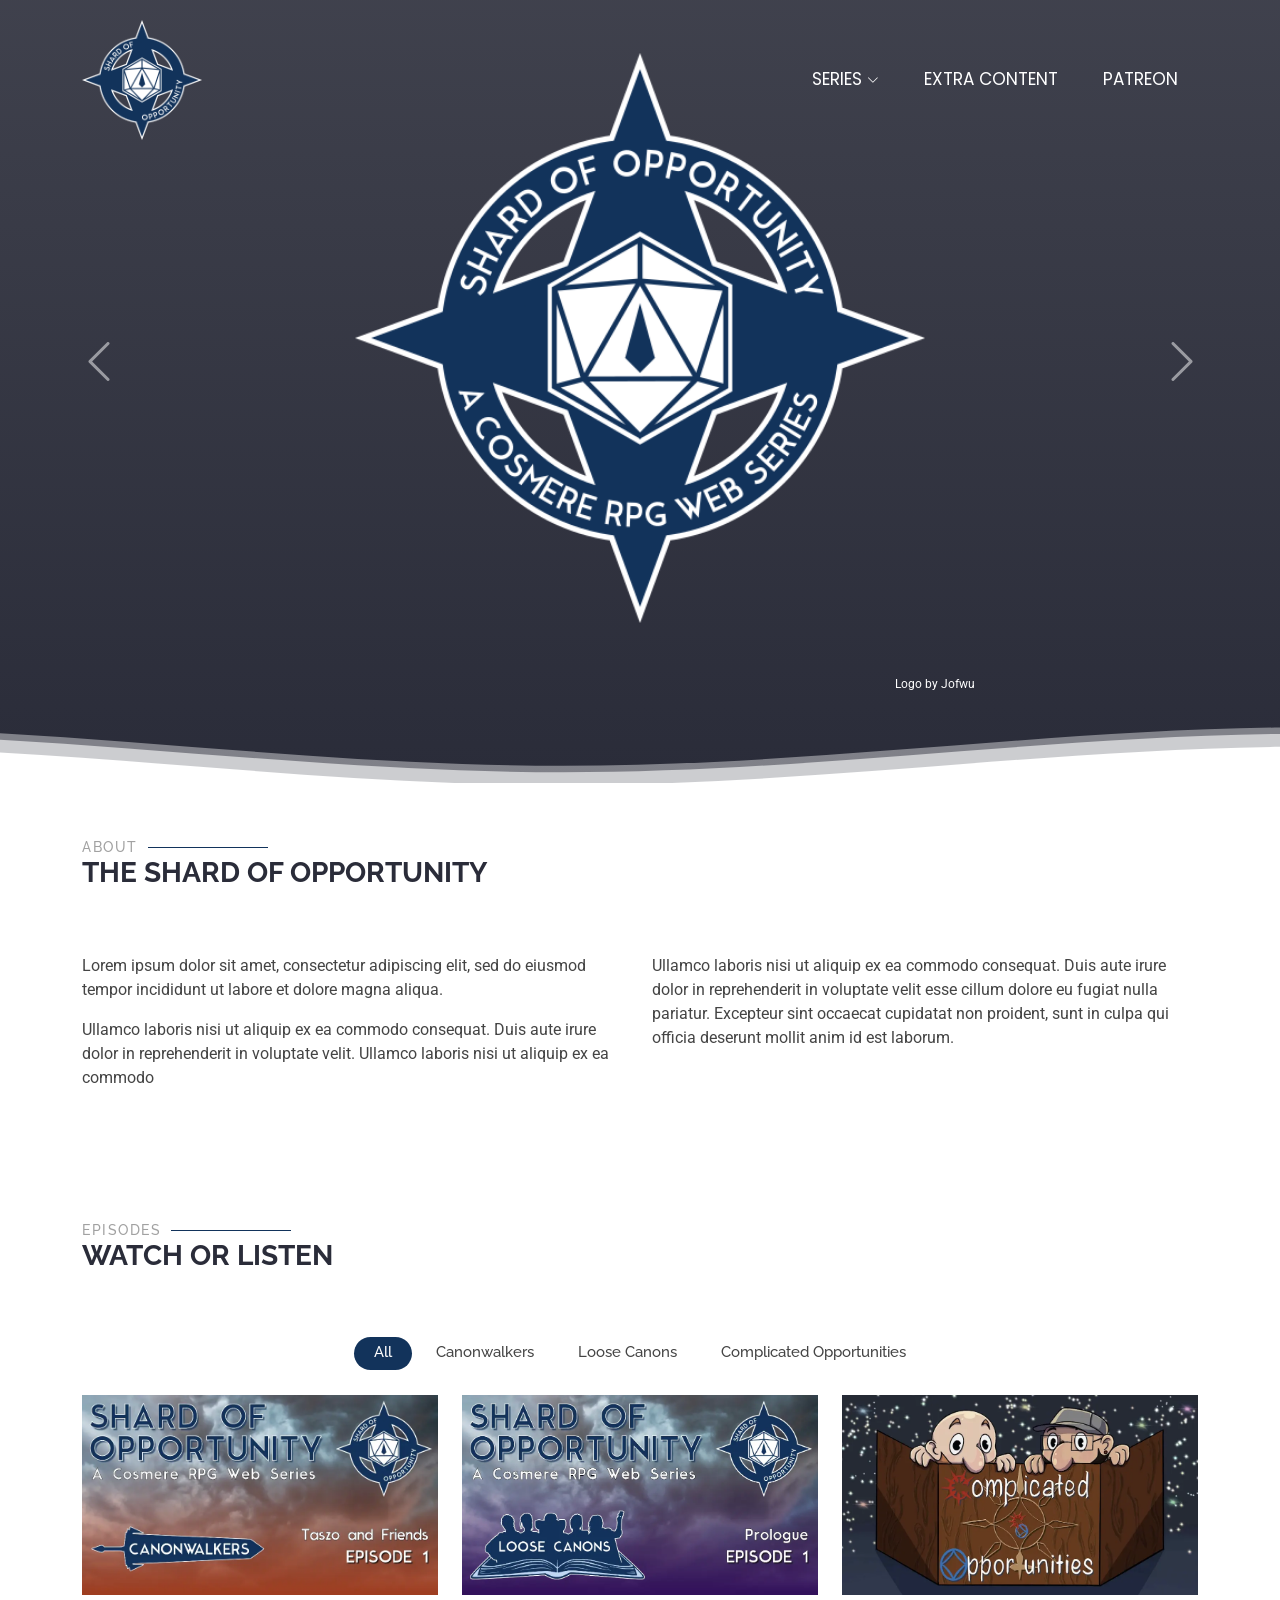
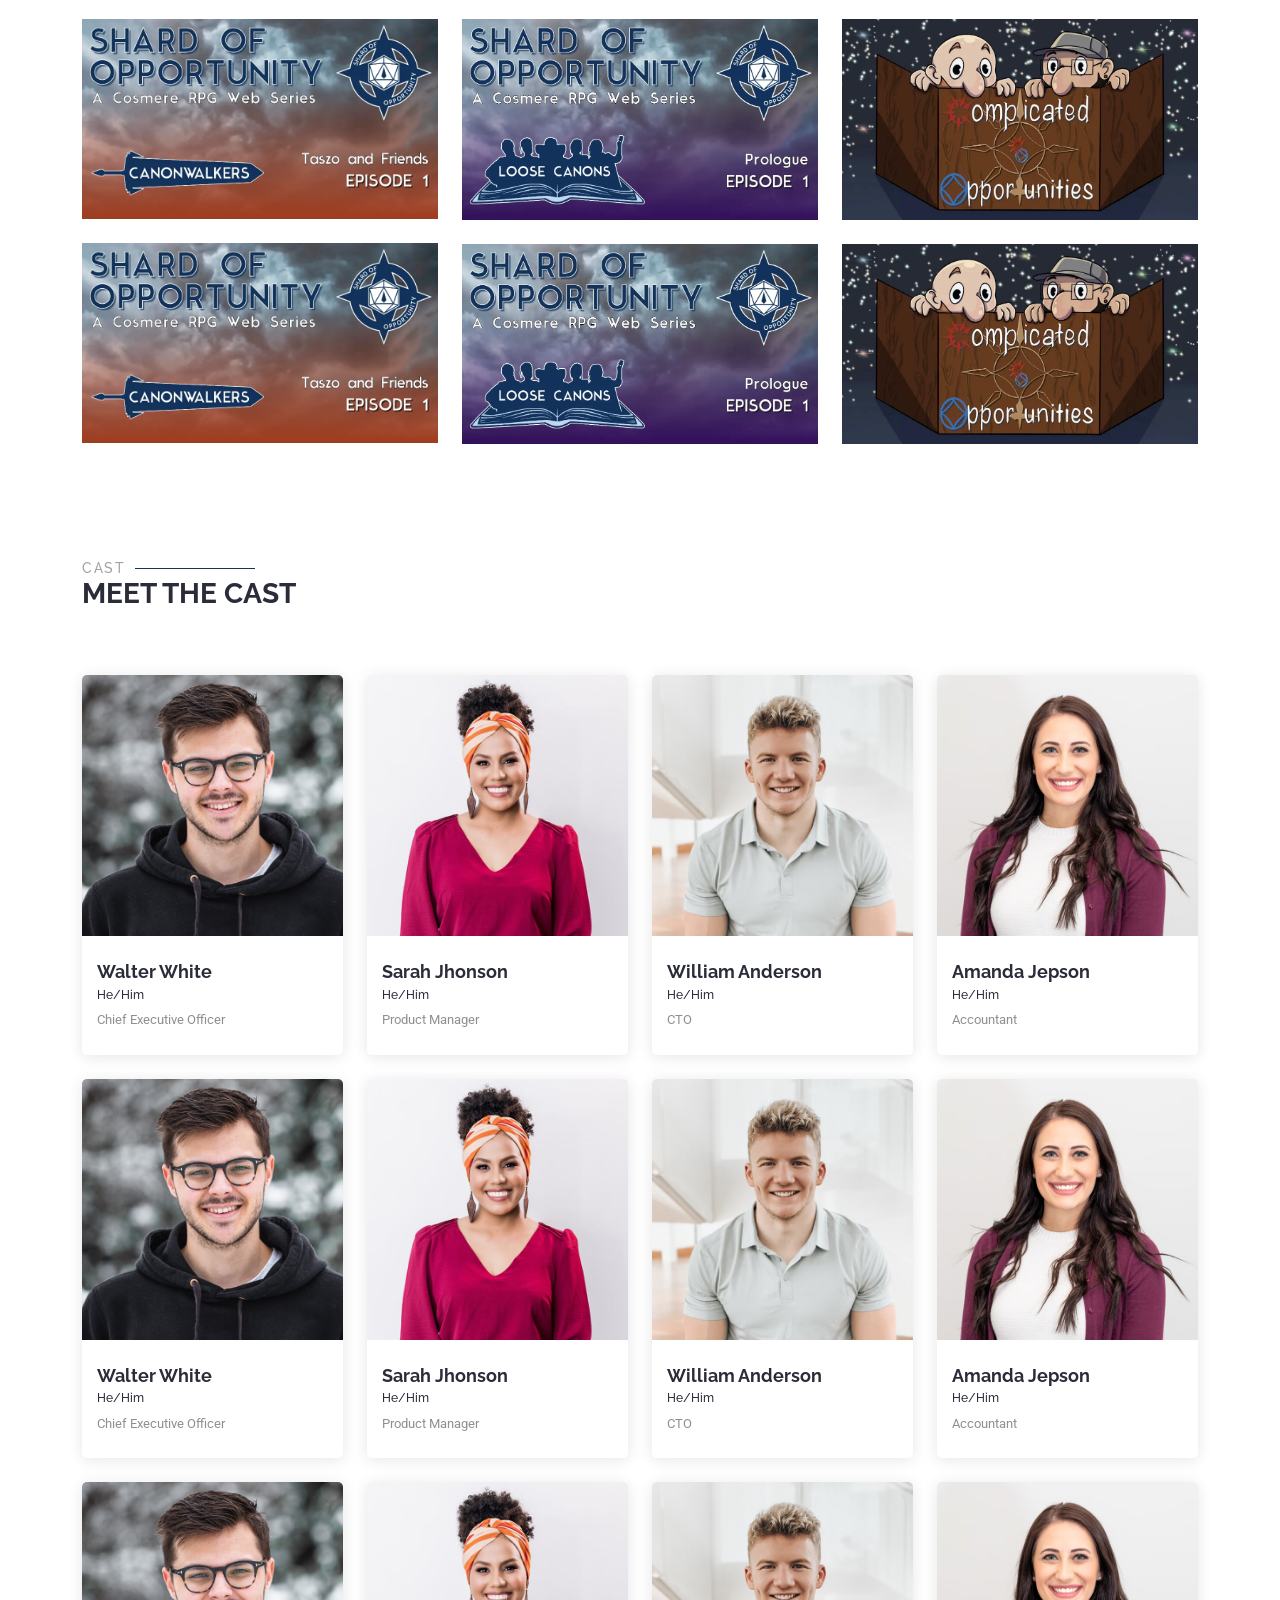
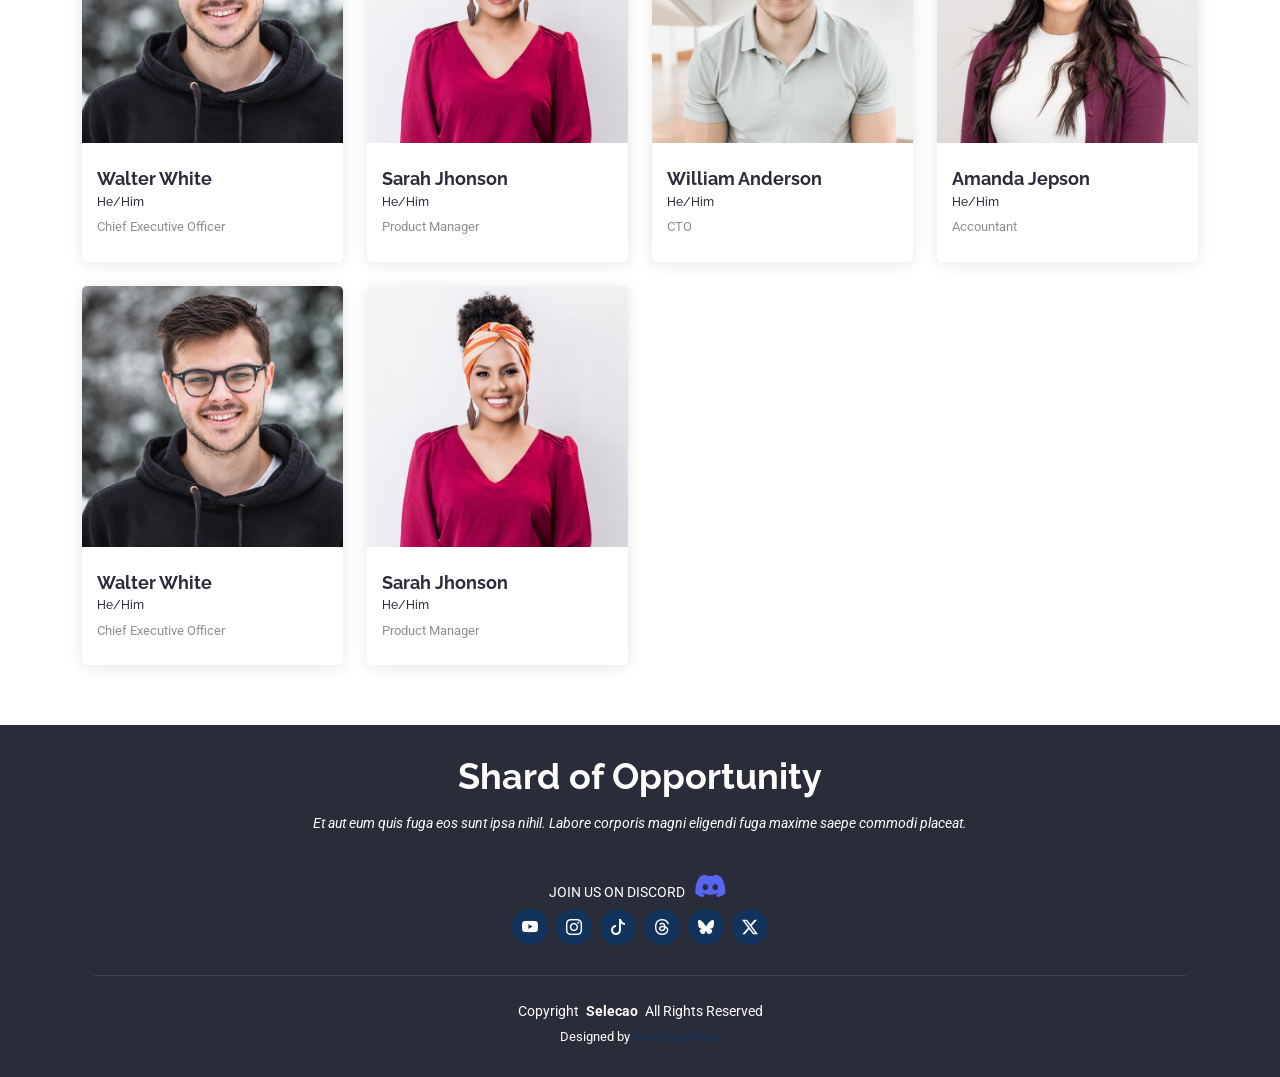
<file: index.html>
<!DOCTYPE html>
<html lang="en">

<head>
  <meta charset="utf-8">
  <meta content="width=device-width, initial-scale=1.0" name="viewport">
  <title>Shard of Opportunity</title>
  <meta name="description" content="">
  <meta name="keywords" content="">

  <!-- Favicons -->
  <link href="assets/img/favicon.png" rel="icon">
  <link href="assets/img/apple-touch-icon.png" rel="apple-touch-icon">

  <!-- Fonts -->
  <link href="https://fonts.googleapis.com" rel="preconnect">
  <link href="https://fonts.gstatic.com" rel="preconnect" crossorigin>
  <link href="https://fonts.googleapis.com/css2?family=Roboto:ital,wght@0,100;0,300;0,400;0,500;0,700;0,900;1,100;1,300;1,400;1,500;1,700;1,900&family=Poppins:ital,wght@0,100;0,200;0,300;0,400;0,500;0,600;0,700;0,800;0,900;1,100;1,200;1,300;1,400;1,500;1,600;1,700;1,800;1,900&family=Raleway:ital,wght@0,100;0,200;0,300;0,400;0,500;0,600;0,700;0,800;0,900;1,100;1,200;1,300;1,400;1,500;1,600;1,700;1,800;1,900&display=swap" rel="stylesheet">

  <!-- Vendor CSS Files -->
  <link href="assets/vendor/bootstrap/css/bootstrap.min.css" rel="stylesheet">
  <link href="assets/vendor/bootstrap-icons/bootstrap-icons.css" rel="stylesheet">
  <link href="assets/vendor/aos/aos.css" rel="stylesheet">
  <link href="assets/vendor/animate.css/animate.min.css" rel="stylesheet">
  <link href="assets/vendor/glightbox/css/glightbox.min.css" rel="stylesheet">
  <link href="assets/vendor/swiper/swiper-bundle.min.css" rel="stylesheet">

  <!-- Main CSS File -->
  <link href="assets/css/main.css" rel="stylesheet">

  <!-- =======================================================
  * Template Name: Selecao
  * Template URL: https://bootstrapmade.com/Selecao-bootstrap-template/
  * Updated: Aug 07 2024 with Bootstrap v5.3.3
  * Author: BootstrapMade.com
  * License: https://bootstrapmade.com/license/
  ======================================================== -->
</head>

<body class="index-page">

  <header id="header" class="header d-flex align-items-center fixed-top">
    <div class="container-fluid container-xl position-relative d-flex align-items-center justify-content-between">

      <a href="index.html" class="logo d-flex align-items-center">
        <!-- Uncomment the line below if you also wish to use an image logo -->
        <img src="assets/img/logo_main.png" alt="Shard of Opportunity Logo" style="height:120px">
       <!-- <h1 class="sitename">Shard of Opportunity</h1> -->
      </a>

      <nav id="navmenu" class="navmenu">
        <ul>
          <!-- <li><a href="#hero" class="active">Home</a></li> -->
         <!-- <li class="dropdown"><a href="#about"><span>About</span><i class="bi bi-chevron-down toggle-dropdown"></i></a>
            <ul>
               <li class="dropdown"><a href="about/canonwalkers.html"><span>Canonwalkers</span>
               </li>
              <li class="dropdown"><a href="#"><span>Loose Canons</span></a>
              </li>
              <li class="dropdown"><a href="#"><span>Complicated Opportunities</span></a>
              </li>
            </ul>
            </li> -->
         <!-- <li class="dropdown"><a href="#portfolio"><span>Episodes</span><i class="bi bi-chevron-down toggle-dropdown"></i></a>
            <ul>
               <li class="dropdown"><a href="#"><span>Canonwalkers</span></a></li>
              <li class="dropdown"><a href="#"><span>Loose Canons</span></a></li>
              <li class="dropdown"><a href="#"><span>Complicated Opportunities</span></a></li>
            </ul>
            </li> -->
          
          <!-- <li><a href="#services">Services</a></li> -->
          <!-- <li><a href="#team">Team</a></li>
          <li><a href="blog.html">Blog</a></li> -->
          <li class="dropdown"><a href="#"><span style="font-size: 17px;">SERIES</span><i class="bi bi-chevron-down toggle-dropdown"></i></a>
            <ul>
               <li class="dropdown"><a href="series/complicatedopportunities.html"><span>COMPLICATED OPPORTUNITIES</span></a>
              </li>
               <li class="dropdown"><a href="series/loosecanons.html"><span>LOOSE CANONS</span></a>
              </li>
               <li class="dropdown"><a href="series/canonwalkers.html"><span>CANONWALKERS</span></a>
               </li>
            </ul>
            </li>
            
           <li class="dropdown"><a href="extracontent.html"><span style="font-size: 17px;">EXTRA CONTENT</span></a></li>
            
            <li><a href="https://www.patreon.com/cw/ShardofOpportunity"><span style="font-size: 17px;">PATREON</span></a></li>
            
            
          
          <!-- <li><a href="#contact">Contact</a></li> -->
        </ul>
        <i class="mobile-nav-toggle d-xl-none bi bi-list"></i>
      </nav>

    </div>
  </header>

  <main class="main">

    <!-- Hero Section -->
    <section id="hero" class="hero section dark-background">

      <div id="hero-carousel" data-bs-interval="5000" class="container carousel carousel-fade" data-bs-ride="carousel">

        <!-- Slide 1 -->
        <div class="carousel-item active">
          <div class="carousel-container-soo">
            <!-- <h2 class="animate__animated animate__fadeInDown" style = "color:#607C9A">Shard of Opportunity</h2> -->
            <!--<p class="animate__animated animate__fadeInUp">Ut velit est quam dolor ad a aliquid qui aliquid. Sequi ea ut et est quaerat sequi nihil ut aliquam. Occaecati alias dolorem mollitia ut. Similique ea voluptatem. Esse doloremque accusamus repellendus deleniti vel. Minus et tempore modi architecto.</p>
            <a href="#about" class="btn-get-started animate__animated animate__fadeInUp scrollto">Read More</a> -->
          </div>
          <p style = "font-size:12px; text-align: right; color:var(--default-color);">Logo by Jofwu</p>
        </div>

        <!-- Slide 2 -->
        <div class="carousel-item">
          <div class="carousel-container-cw">
            <h2 class="animate__animated animate__fadeInDown">Canonwalkers</h2>
            <p class="animate__animated animate__fadeInUp">Ut velit est quam dolor ad a aliquid qui aliquid. Sequi ea ut et est quaerat sequi nihil ut aliquam. Occaecati alias dolorem mollitia ut. Similique ea voluptatem. Esse doloremque accusamus repellendus deleniti vel. Minus et tempore modi architecto.</p>
            <a href="series/canonwalkers.html" class="btn-get-started animate__animated animate__fadeInUp scrollto">Read More</a>
          </div>
         <p style = "font-size:12px; text-align: right; color:var(--default-color);">Art by Madi VanDoren</p>
        </div>

        <!-- Slide 3 -->
        <div class="carousel-item">
          <div class="carousel-container-lc">
            <h2 class="animate__animated animate__fadeInDown">Loose Canons</h2>
            <p class="animate__animated animate__fadeInUp">Ut velit est quam dolor ad a aliquid qui aliquid. Sequi ea ut et est quaerat sequi nihil ut aliquam. Occaecati alias dolorem mollitia ut. Similique ea voluptatem. Esse doloremque accusamus repellendus deleniti vel. Minus et tempore modi architecto.</p>
            <a href="series/loosecanons.html" class="btn-get-started animate__animated animate__fadeInUp scrollto">Read More</a>
          </div>
          <p style = "font-size:12px; text-align: right; color:var(--default-color);">Art by Madi VanDoren</p>
        </div>
        
         <!-- Slide 4 -->
        <div class="carousel-item">
          <div class="carousel-container-co">
            <h2 class="animate__animated animate__fadeInDown">Complicated Opportunities</h2>
            <p class="animate__animated animate__fadeInUp">Ut velit est quam dolor ad a aliquid qui aliquid. Sequi ea ut et est quaerat sequi nihil ut aliquam. Occaecati alias dolorem mollitia ut. Similique ea voluptatem. Esse doloremque accusamus repellendus deleniti vel. Minus et tempore modi architecto.</p>
            <a href="series/complicatedopportunities.html" class="btn-get-started animate__animated animate__fadeInUp scrollto">Read More</a>
          </div>
          <p style = "font-size:12px; text-align: right; color:var(--default-color);">Art by Nikki Ashton</p>
        </div>

        <a class="carousel-control-prev" href="#hero-carousel" role="button" data-bs-slide="prev">
          <span class="carousel-control-prev-icon bi bi-chevron-left" aria-hidden="true"></span>
        </a>

        <a class="carousel-control-next" href="#hero-carousel" role="button" data-bs-slide="next">
          <span class="carousel-control-next-icon bi bi-chevron-right" aria-hidden="true"></span>
        </a>

      </div>

      <svg class="hero-waves" xmlns="http://www.w3.org/2000/svg" xmlns:xlink="http://www.w3.org/1999/xlink" viewBox="0 24 150 28 " preserveAspectRatio="none">
        <defs>
          <path id="wave-path" d="M-160 44c30 0 58-18 88-18s 58 18 88 18 58-18 88-18 58 18 88 18 v44h-352z"></path>
        </defs>
        <g class="wave1">
          <use xlink:href="#wave-path" x="50" y="3"></use>
        </g>
        <g class="wave2">
          <use xlink:href="#wave-path" x="50" y="0"></use>
        </g>
        <g class="wave3">
          <use xlink:href="#wave-path" x="50" y="9"></use>
        </g>
      </svg>

    </section><!-- /Hero Section -->

    <!-- About Section -->
    <section id="about" class="about section">

      <!-- Section Title -->
      <div class="container section-title" data-aos="fade-up">
        <h2>About</h2>
        <p>The Shard of Opportunity</p>
      </div><!-- End Section Title -->

      <div class="container">

        <div class="row gy-4">

          <div class="col-lg-6 content" data-aos="fade-up" data-aos-delay="100">
            <p>
              Lorem ipsum dolor sit amet, consectetur adipiscing elit, sed do eiusmod tempor incididunt ut labore et dolore
              magna aliqua.
            </p>
            <ul>
              <!--<li><i class="bi bi-check2-circle"></i>--> <span>Ullamco laboris nisi ut aliquip ex ea commodo consequat.</span></li>
              <!--<li><i class="bi bi-check2-circle"></i>--> <span>Duis aute irure dolor in reprehenderit in voluptate velit.</span></li>
              <!--<li><i class="bi bi-check2-circle"></i>--> <span>Ullamco laboris nisi ut aliquip ex ea commodo</span></li>
            </ul>
          </div>

          <div class="col-lg-6" data-aos="fade-up" data-aos-delay="200">
            <p>Ullamco laboris nisi ut aliquip ex ea commodo consequat. Duis aute irure dolor in reprehenderit in voluptate velit esse cillum dolore eu fugiat nulla pariatur. Excepteur sint occaecat cupidatat non proident, sunt in culpa qui officia deserunt mollit anim id est laborum. </p>
            <!-- <a href="#" class="read-more"><span>Read More</span><i class="bi bi-arrow-right"></i></a> -->
          </div>

        </div>

      </div>

    </section><!-- /About Section -->

    <!-- Features Section -->
  <!--  <section id="features" class="features section">

      <div class="container">

        <ul class="nav nav-tabs row  d-flex" data-aos="fade-up" data-aos-delay="100">
          <li class="nav-item col-3">
            <a class="nav-link active show" data-bs-toggle="tab" data-bs-target="#features-tab-1">
              <i class="bi bi-binoculars"></i>
              <h4 class="d-none d-lg-block">Modi sit est dela pireda nest</h4>
            </a>
          </li>
          <li class="nav-item col-3">
            <a class="nav-link" data-bs-toggle="tab" data-bs-target="#features-tab-2">
              <i class="bi bi-box-seam"></i>
              <h4 class="d-none d-lg-block">Unde praesenti mara setra le</h4>
            </a>
          </li>
          <li class="nav-item col-3">
            <a class="nav-link" data-bs-toggle="tab" data-bs-target="#features-tab-3">
              <i class="bi bi-brightness-high"></i>
              <h4 class="d-none d-lg-block">Pariatur explica nitro dela</h4>
            </a>
          </li>
          <li class="nav-item col-3">
            <a class="nav-link" data-bs-toggle="tab" data-bs-target="#features-tab-4">
              <i class="bi bi-command"></i>
              <h4 class="d-none d-lg-block">Nostrum qui dile node</h4>
            </a>
          </li>
        </ul><!-- End Tab Nav - ->

        <div class="tab-content" data-aos="fade-up" data-aos-delay="200">

          <div class="tab-pane fade active show" id="features-tab-1">
            <div class="row">
              <div class="col-lg-6 order-2 order-lg-1 mt-3 mt-lg-0">
                <h3>Voluptatem dignissimos provident quasi corporis voluptates sit assumenda.</h3>
                <p class="fst-italic">
                  Lorem ipsum dolor sit amet, consectetur adipiscing elit, sed do eiusmod tempor incididunt ut labore et dolore
                  magna aliqua.
                </p>
                <ul>
                  <li><i class="bi bi-check2-all"></i>
                    <spab>Ullamco laboris nisi ut aliquip ex ea commodo consequat.</spab>
                  </li>
                  <li><i class="bi bi-check2-all"></i> <span>Duis aute irure dolor in reprehenderit in voluptate velit</span>.</li>
                  <li><i class="bi bi-check2-all"></i> <span>Ullamco laboris nisi ut aliquip ex ea commodo consequat. Duis aute irure dolor in reprehenderit in voluptate trideta storacalaperda mastiro dolore eu fugiat nulla pariatur.</span></li>
                </ul>
                <p>
                  Ullamco laboris nisi ut aliquip ex ea commodo consequat. Duis aute irure dolor in reprehenderit in voluptate
                  velit esse cillum dolore eu fugiat nulla pariatur. Excepteur sint occaecat cupidatat non proident, sunt in
                  culpa qui officia deserunt mollit anim id est laborum
                </p>
              </div>
              <div class="col-lg-6 order-1 order-lg-2 text-center">
                <img src="assets/img/working-1.jpg" alt="" class="img-fluid">
              </div>
            </div>
          </div><!-- End Tab Content Item - ->

          <div class="tab-pane fade" id="features-tab-2">
            <div class="row">
              <div class="col-lg-6 order-2 order-lg-1 mt-3 mt-lg-0">
                <h3>Neque exercitationem debitis soluta quos debitis quo mollitia officia est</h3>
                <p>
                  Ullamco laboris nisi ut aliquip ex ea commodo consequat. Duis aute irure dolor in reprehenderit in voluptate
                  velit esse cillum dolore eu fugiat nulla pariatur. Excepteur sint occaecat cupidatat non proident, sunt in
                  culpa qui officia deserunt mollit anim id est laborum
                </p>
                <p class="fst-italic">
                  Lorem ipsum dolor sit amet, consectetur adipiscing elit, sed do eiusmod tempor incididunt ut labore et dolore
                  magna aliqua.
                </p>
                <ul>
                  <li><i class="bi bi-check2-all"></i> <span>Ullamco laboris nisi ut aliquip ex ea commodo consequat.</span></li>
                  <li><i class="bi bi-check2-all"></i> <span>Duis aute irure dolor in reprehenderit in voluptate velit.</span></li>
                  <li><i class="bi bi-check2-all"></i> <span>Provident mollitia neque rerum asperiores dolores quos qui a. Ipsum neque dolor voluptate nisi sed.</span></li>
                  <li><i class="bi bi-check2-all"></i> <span>Ullamco laboris nisi ut aliquip ex ea commodo consequat. Duis aute irure dolor in reprehenderit in voluptate trideta storacalaperda mastiro dolore eu fugiat nulla pariatur.</span></li>
                </ul>
              </div>
              <div class="col-lg-6 order-1 order-lg-2 text-center">
                <img src="assets/img/working-2.jpg" alt="" class="img-fluid">
              </div>
            </div>
          </div><!-- End Tab Content Item - ->

          <div class="tab-pane fade" id="features-tab-3">
            <div class="row">
              <div class="col-lg-6 order-2 order-lg-1 mt-3 mt-lg-0">
                <h3>Voluptatibus commodi ut accusamus ea repudiandae ut autem dolor ut assumenda</h3>
                <p>
                  Ullamco laboris nisi ut aliquip ex ea commodo consequat. Duis aute irure dolor in reprehenderit in voluptate
                  velit esse cillum dolore eu fugiat nulla pariatur. Excepteur sint occaecat cupidatat non proident, sunt in
                  culpa qui officia deserunt mollit anim id est laborum
                </p>
                <ul>
                  <li><i class="bi bi-check2-all"></i> <span>Ullamco laboris nisi ut aliquip ex ea commodo consequat.</span></li>
                  <li><i class="bi bi-check2-all"></i> <span>Duis aute irure dolor in reprehenderit in voluptate velit.</span></li>
                  <li><i class="bi bi-check2-all"></i> <span>Provident mollitia neque rerum asperiores dolores quos qui a. Ipsum neque dolor voluptate nisi sed.</span></li>
                </ul>
                <p class="fst-italic">
                  Lorem ipsum dolor sit amet, consectetur adipiscing elit, sed do eiusmod tempor incididunt ut labore et dolore
                  magna aliqua.
                </p>
              </div>
              <div class="col-lg-6 order-1 order-lg-2 text-center">
                <img src="assets/img/working-3.jpg" alt="" class="img-fluid">
              </div>
            </div>
          </div><!-- End Tab Content Item - ->

          <div class="tab-pane fade" id="features-tab-4">
            <div class="row">
              <div class="col-lg-6 order-2 order-lg-1 mt-3 mt-lg-0">
                <h3>Omnis fugiat ea explicabo sunt dolorum asperiores sequi inventore rerum</h3>
                <p>
                  Ullamco laboris nisi ut aliquip ex ea commodo consequat. Duis aute irure dolor in reprehenderit in voluptate
                  velit esse cillum dolore eu fugiat nulla pariatur. Excepteur sint occaecat cupidatat non proident, sunt in
                  culpa qui officia deserunt mollit anim id est laborum
                </p>
                <p class="fst-italic">
                  Lorem ipsum dolor sit amet, consectetur adipiscing elit, sed do eiusmod tempor incididunt ut labore et dolore
                  magna aliqua.
                </p>
                <ul>
                  <li><i class="bi bi-check2-all"></i> <span>Ullamco laboris nisi ut aliquip ex ea commodo consequat.</span></li>
                  <li><i class="bi bi-check2-all"></i> <span>Duis aute irure dolor in reprehenderit in voluptate velit.</span></li>
                  <li><i class="bi bi-check2-all"></i> <span>Ullamco laboris nisi ut aliquip ex ea commodo consequat. Duis aute irure dolor in reprehenderit in voluptate trideta storacalaperda mastiro dolore eu fugiat nulla pariatur.</span></li>
                </ul>
              </div>
              <div class="col-lg-6 order-1 order-lg-2 text-center">
                <img src="assets/img/working-4.jpg" alt="" class="img-fluid">
              </div>
            </div>
          </div><!-- End Tab Content Item - ->

        </div>

      </div>

    </section><!-- /Features Section - -> -->

    <!-- Call To Action Section -->
   <!-- <section id="call-to-action" class="call-to-action section dark-background">

      <div class="container">

        <div class="row" data-aos="zoom-in" data-aos-delay="100">
          <div class="col-xl-9 text-center text-xl-start">
            <h3>Call To Action</h3>
            <p>Duis aute irure dolor in reprehenderit in voluptate velit esse cillum dolore eu fugiat nulla pariatur. Excepteur sint occaecat cupidatat non proident, sunt in culpa qui officia deserunt mollit anim id est laborum.</p>
          </div>
          <div class="col-xl-3 cta-btn-container text-center">
            <a class="cta-btn align-middle" href="#">Call To Action</a>
          </div>
        </div>

      </div>

    </section><!-- /Call To Action Section - -> -->

    <!-- Services Section -->
  <!--  <section id="services" class="services section">

      <!-- Section Title - ->
      <div class="container section-title" data-aos="fade-up">
        <h2>Services</h2>
        <p>What we do offer</p>
      </div><!-- End Section Title - ->

      <div class="container">

        <div class="row gy-4">

          <div class="col-lg-4 col-md-6" data-aos="fade-up" data-aos-delay="100">
            <div class="service-item  position-relative">
              <div class="icon">
                <i class="bi bi-cash-stack" style="color: #0dcaf0;"></i>
              </div>
              <a href="service-details.html" class="stretched-link">
                <h3>Nesciunt Mete</h3>
              </a>
              <p>Provident nihil minus qui consequatur non omnis maiores. Eos accusantium minus dolores iure perferendis tempore et consequatur.</p>
            </div>
          </div><!-- End Service Item - ->

          <div class="col-lg-4 col-md-6" data-aos="fade-up" data-aos-delay="200">
            <div class="service-item position-relative">
              <div class="icon">
                <i class="bi bi-calendar4-week" style="color: #fd7e14;"></i>
              </div>
              <a href="service-details.html" class="stretched-link">
                <h3>Eosle Commodi</h3>
              </a>
              <p>Ut autem aut autem non a. Sint sint sit facilis nam iusto sint. Libero corrupti neque eum hic non ut nesciunt dolorem.</p>
            </div>
          </div><!-- End Service Item - ->

          <div class="col-lg-4 col-md-6" data-aos="fade-up" data-aos-delay="300">
            <div class="service-item position-relative">
              <div class="icon">
                <i class="bi bi-chat-text" style="color: #20c997;"></i>
              </div>
              <a href="service-details.html" class="stretched-link">
                <h3>Ledo Markt</h3>
              </a>
              <p>Ut excepturi voluptatem nisi sed. Quidem fuga consequatur. Minus ea aut. Vel qui id voluptas adipisci eos earum corrupti.</p>
            </div>
          </div><!-- End Service Item - ->

          <div class="col-lg-4 col-md-6" data-aos="fade-up" data-aos-delay="400">
            <div class="service-item position-relative">
              <div class="icon">
                <i class="bi bi-credit-card-2-front" style="color: #df1529;"></i>
              </div>
              <a href="service-details.html" class="stretched-link">
                <h3>Asperiores Commodit</h3>
              </a>
              <p>Non et temporibus minus omnis sed dolor esse consequatur. Cupiditate sed error ea fuga sit provident adipisci neque.</p>
            </div>
          </div><!-- End Service Item - ->

          <div class="col-lg-4 col-md-6" data-aos="fade-up" data-aos-delay="500">
            <div class="service-item position-relative">
              <div class="icon">
                <i class="bi bi-globe" style="color: #6610f2;"></i>
              </div>
              <a href="service-details.html" class="stretched-link">
                <h3>Velit Doloremque</h3>
              </a>
              <p>Cumque et suscipit saepe. Est maiores autem enim facilis ut aut ipsam corporis aut. Sed animi at autem alias eius labore.</p>
            </div>
          </div><!-- End Service Item - ->

          <div class="col-lg-4 col-md-6" data-aos="fade-up" data-aos-delay="600">
            <div class="service-item position-relative">
              <div class="icon">
                <i class="bi bi-clock" style="color: #f3268c;"></i>
              </div>
              <a href="service-details.html" class="stretched-link">
                <h3>Dolori Architecto</h3>
              </a>
              <p>Hic molestias ea quibusdam eos. Fugiat enim doloremque aut neque non et debitis iure. Corrupti recusandae ducimus enim.</p>
            </div>
          </div><!-- End Service Item - ->

        </div>

      </div>

    </section><!-- /Services Section - -> -->

    <!-- Episodes Section -->
    <section id="portfolio" class="portfolio section">

      <!-- Section Title -->
      <div class="container section-title" data-aos="fade-up">
        <h2>Episodes</h2>
        <p>Watch or Listen</p>
      </div><!-- End Section Title -->

      <div class="container">
       
       <!--<iframe width="560" height="315" src="https://www.youtube.com/embed/hciJ5njVq2E?si=uk6xKtPJ0sYti0tK" title="YouTube video player" frameborder="0" allow="accelerometer; autoplay; clipboard-write; encrypted-media; gyroscope; picture-in-picture; web-share" referrerpolicy="strict-origin-when-cross-origin" allowfullscreen></iframe>
       -->
       
        <div class="isotope-layout" data-default-filter="*" data-layout="masonry" data-sort="original-order">

          <ul class="portfolio-filters isotope-filters" data-aos="fade-up" data-aos-delay="100">
            <li data-filter="*" class="filter-active">All</li>
            <li data-filter=".filter-cw">Canonwalkers</li>
            <li data-filter=".filter-lc">Loose Canons</li>
            <li data-filter=".filter-co">Complicated Opportunities</li>
          </ul><!-- End Portfolio Filters -->

          <div class="row gy-4 isotope-container" data-aos="fade-up" data-aos-delay="200">

            <div class="col-lg-4 col-md-6 portfolio-item isotope-item filter-cw">
              <img src= "assets/img/CW_thumbnails/CW1.webp" width="560" height="315" class= "img-fluid" alt="" loading= "lazy">
              <div class="portfolio-info">
                <h4>Episode 1</h4>
                <p>Taszo and Friends</p>
                <a href="https://www.youtube.com/embed/hciJ5njVq2E?si=uk6xKtPJ0sYti0tK" title="Taszo and Friends" data-gallery="portfolio-gallery-app" class="glightbox preview-link"><i class="bi bi-youtube"></i></a>
                <a href="spotify" title="" class="details-link"><i class="bi bi-spotify"></i></a>
              </div>
            </div><!-- End Portfolio Item -->

            <div class="col-lg-4 col-md-6 portfolio-item isotope-item filter-lc">
              <img src= "assets/img/LC_thumbnails/LC1.webp" width="560" height="315" class= "img-fluid" alt="" loading= "lazy">
              <div class="portfolio-info">
                <h4>Episode 1</h4>
                <p>Prologue</p>
                <a href="https://www.youtube.com/embed/hciJ5njVq2E?si=uk6xKtPJ0sYti0tK" title="Prologue" data-gallery="portfolio-gallery-app" class="glightbox preview-link"><i class="bi bi-youtube"></i></a>
                <a href="spotify" title="" class="details-link"><i class="bi bi-spotify"></i></a>
              </div>
            </div><!-- End Portfolio Item -->
            
            <div class="col-lg-4 col-md-6 portfolio-item isotope-item filter-co">
              <img src= "assets/img/CO_thumbnails/CO_Default.webp" width="560" height="315" class= "img-fluid" alt="" loading= "lazy">
              <div class="portfolio-info">
                <h4>Episode 1</h4>
                <p>What is the Cosmere RPG?</p>
                <a href="https://www.youtube.com/embed/hciJ5njVq2E?si=uk6xKtPJ0sYti0tK" title="What is the Cosmere RPG?" data-gallery="portfolio-gallery-app" class="glightbox preview-link"><i class="bi bi-youtube"></i></a>
                <a href="spotify" title="" class="details-link"><i class="bi bi-spotify"></i></a>
              </div>
            </div><!-- End Portfolio Item -->


            <div class="col-lg-4 col-md-6 portfolio-item isotope-item filter-cw">
              <img src= "assets/img/CW_thumbnails/CW1.webp" width="560" height="315" class= "img-fluid" alt="" loading= "lazy">
              <div class="portfolio-info">
                <h4>Episode 1</h4>
                <p>Taszo and Friends</p>
                <a href="https://www.youtube.com/embed/hciJ5njVq2E?si=uk6xKtPJ0sYti0tK" title="Taszo and Friends" data-gallery="portfolio-gallery-app" class="glightbox preview-link"><i class="bi bi-youtube"></i></a>
                <a href="spotify" title="" class="details-link"><i class="bi bi-spotify"></i></a>
              </div>
            </div><!-- End Portfolio Item -->
            
            <div class="col-lg-4 col-md-6 portfolio-item isotope-item filter-lc">
              <img src= "assets/img/LC_thumbnails/LC1.webp" width="560" height="315" class= "img-fluid" alt="" loading= "lazy">
              <div class="portfolio-info">
                <h4>Episode 1</h4>
                <p>Prologue</p>
                <a href="https://www.youtube.com/embed/hciJ5njVq2E?si=uk6xKtPJ0sYti0tK" title="Prologue" data-gallery="portfolio-gallery-app" class="glightbox preview-link"><i class="bi bi-youtube"></i></a>
                <a href="spotify" title="" class="details-link"><i class="bi bi-spotify"></i></a>
              </div>
            </div><!-- End Portfolio Item -->
            
             <div class="col-lg-4 col-md-6 portfolio-item isotope-item filter-co">
              <img src= "assets/img/CO_thumbnails/CO_Default.webp" width="560" height="315" class= "img-fluid" alt="" loading= "lazy">
              <div class="portfolio-info">
                <h4>Episode 1</h4>
                <p>What is the Cosmere RPG?</p>
                <a href="https://www.youtube.com/embed/hciJ5njVq2E?si=uk6xKtPJ0sYti0tK" title="What is the Cosmere RPG?" data-gallery="portfolio-gallery-app" class="glightbox preview-link"><i class="bi bi-youtube"></i></a>
                <a href="spotify" title="" class="details-link"><i class="bi bi-spotify"></i></a>
              </div>
            </div><!-- End Portfolio Item -->

            <div class="col-lg-4 col-md-6 portfolio-item isotope-item filter-cw">
              <img src= "assets/img/CW_thumbnails/CW1.webp" width="560" height="315" class= "img-fluid" alt="" loading= "lazy">
              <div class="portfolio-info">
                <h4>Episode 1</h4>
                <p>Taszo and Friends</p>
                <a href="https://www.youtube.com/embed/hciJ5njVq2E?si=uk6xKtPJ0sYti0tK" title="Taszo and Friends" data-gallery="portfolio-gallery-app" class="glightbox preview-link"><i class="bi bi-youtube"></i></a>
                <a href="spotify" title="" class="details-link"><i class="bi bi-spotify"></i></a>
              </div>
            </div><!-- End Portfolio Item -->
          
            <div class="col-lg-4 col-md-6 portfolio-item isotope-item filter-lc">
              <img src= "assets/img/LC_thumbnails/LC1.webp" width="560" height="315" class= "img-fluid" alt="" loading= "lazy">
              <div class="portfolio-info">
                <h4>Episode 1</h4>
                <p>Prologue</p>
                <a href="https://www.youtube.com/embed/hciJ5njVq2E?si=uk6xKtPJ0sYti0tK" title="Prologue" data-gallery="portfolio-gallery-app" class="glightbox preview-link"><i class="bi bi-youtube"></i></a>
                <a href="spotify" title="" class="details-link"><i class="bi bi-spotify"></i></a>
              </div>
            </div><!-- End Portfolio Item -->
            
            <div class="col-lg-4 col-md-6 portfolio-item isotope-item filter-co">
              <img src= "assets/img/CO_thumbnails/CO_Default.webp" width="560" height="315" class= "img-fluid" alt="" loading= "lazy">
              <div class="portfolio-info">
                <h4>Episode 1</h4>
                <p>What is the Cosmere RPG?</p>
                <a href="https://www.youtube.com/embed/hciJ5njVq2E?si=uk6xKtPJ0sYti0tK" title="What is the Cosmere RPG?" data-gallery="portfolio-gallery-app" class="glightbox preview-link"><i class="bi bi-youtube"></i></a>
                <a href="spotify" title="" class="details-link"><i class="bi bi-spotify"></i></a>
              </div>
            </div><!-- End Portfolio Item -->

          </div><!-- End Portfolio Container -->

        </div>

      </div>

    </section><!-- /Portfolio Section -->

    <!-- Testimonials Section -->
   <!-- <section id="testimonials" class="testimonials section">

      <!-- Section Title - ->
      <div class="container section-title" data-aos="fade-up">
        <h2>Testimonials</h2>
        <p>What they are saying about us</p>
      </div><!-- End Section Title - ->

      <div class="container" data-aos="fade-up" data-aos-delay="100">

        <div class="swiper init-swiper">
          <script type="application/json" class="swiper-config">
            {
              "loop": true,
              "speed": 600,
              "autoplay": {
                "delay": 5000
              },
              "slidesPerView": "auto",
              "pagination": {
                "el": ".swiper-pagination",
                "type": "bullets",
                "clickable": true
              },
              "breakpoints": {
                "320": {
                  "slidesPerView": 1,
                  "spaceBetween": 40
                },
                "1200": {
                  "slidesPerView": 3,
                  "spaceBetween": 10
                }
              }
            }
          </script>
          <div class="swiper-wrapper">

            <div class="swiper-slide">
              <div class="testimonial-item">
                <img src="assets/img/testimonials/testimonials-1.jpg" class="testimonial-img" alt="">
                <h3>Saul Goodman</h3>
                <h4>Ceo &amp; Founder</h4>
                <div class="stars">
                  <i class="bi bi-star-fill"></i><i class="bi bi-star-fill"></i><i class="bi bi-star-fill"></i><i class="bi bi-star-fill"></i><i class="bi bi-star-fill"></i>
                </div>
                <p>
                  <i class="bi bi-quote quote-icon-left"></i>
                  <span>Proin iaculis purus consequat sem cure digni ssim donec porttitora entum suscipit rhoncus. Accusantium quam, ultricies eget id, aliquam eget nibh et. Maecen aliquam, risus at semper.</span>
                  <i class="bi bi-quote quote-icon-right"></i>
                </p>
              </div>
            </div><!-- End testimonial item - ->

            <div class="swiper-slide">
              <div class="testimonial-item">
                <img src="assets/img/testimonials/testimonials-2.jpg" class="testimonial-img" alt="">
                <h3>Sara Wilsson</h3>
                <h4>Designer</h4>
                <div class="stars">
                  <i class="bi bi-star-fill"></i><i class="bi bi-star-fill"></i><i class="bi bi-star-fill"></i><i class="bi bi-star-fill"></i><i class="bi bi-star-fill"></i>
                </div>
                <p>
                  <i class="bi bi-quote quote-icon-left"></i>
                  <span>Export tempor illum tamen malis malis eram quae irure esse labore quem cillum quid cillum eram malis quorum velit fore eram velit sunt aliqua noster fugiat irure amet legam anim culpa.</span>
                  <i class="bi bi-quote quote-icon-right"></i>
                </p>
              </div>
            </div><!-- End testimonial item - ->

            <div class="swiper-slide">
              <div class="testimonial-item">
                <img src="assets/img/testimonials/testimonials-3.jpg" class="testimonial-img" alt="">
                <h3>Jena Karlis</h3>
                <h4>Store Owner</h4>
                <div class="stars">
                  <i class="bi bi-star-fill"></i><i class="bi bi-star-fill"></i><i class="bi bi-star-fill"></i><i class="bi bi-star-fill"></i><i class="bi bi-star-fill"></i>
                </div>
                <p>
                  <i class="bi bi-quote quote-icon-left"></i>
                  <span>Enim nisi quem export duis labore cillum quae magna enim sint quorum nulla quem veniam duis minim tempor labore quem eram duis noster aute amet eram fore quis sint minim.</span>
                  <i class="bi bi-quote quote-icon-right"></i>
                </p>
              </div>
            </div><!-- End testimonial item - ->

            <div class="swiper-slide">
              <div class="testimonial-item">
                <img src="assets/img/testimonials/testimonials-4.jpg" class="testimonial-img" alt="">
                <h3>Matt Brandon</h3>
                <h4>Freelancer</h4>
                <div class="stars">
                  <i class="bi bi-star-fill"></i><i class="bi bi-star-fill"></i><i class="bi bi-star-fill"></i><i class="bi bi-star-fill"></i><i class="bi bi-star-fill"></i>
                </div>
                <p>
                  <i class="bi bi-quote quote-icon-left"></i>
                  <span>Fugiat enim eram quae cillum dolore dolor amet nulla culpa multos export minim fugiat minim velit minim dolor enim duis veniam ipsum anim magna sunt elit fore quem dolore labore illum veniam.</span>
                  <i class="bi bi-quote quote-icon-right"></i>
                </p>
              </div>
            </div><!-- End testimonial item - ->

            <div class="swiper-slide">
              <div class="testimonial-item">
                <img src="assets/img/testimonials/testimonials-5.jpg" class="testimonial-img" alt="">
                <h3>John Larson</h3>
                <h4>Entrepreneur</h4>
                <div class="stars">
                  <i class="bi bi-star-fill"></i><i class="bi bi-star-fill"></i><i class="bi bi-star-fill"></i><i class="bi bi-star-fill"></i><i class="bi bi-star-fill"></i>
                </div>
                <p>
                  <i class="bi bi-quote quote-icon-left"></i>
                  <span>Quis quorum aliqua sint quem legam fore sunt eram irure aliqua veniam tempor noster veniam enim culpa labore duis sunt culpa nulla illum cillum fugiat legam esse veniam culpa fore nisi cillum quid.</span>
                  <i class="bi bi-quote quote-icon-right"></i>
                </p>
              </div>
            </div><!-- End testimonial item - ->

          </div>
          <div class="swiper-pagination"></div>
        </div>

      </div>

    </section><!-- /Testimonials Section - -> -->

    <!-- Pricing Section -->
   <!-- <section id="pricing" class="pricing section">

      <!-- Section Title - ->
      <div class="container section-title" data-aos="fade-up">
        <h2>Pricing</h2>
        <p>What they are saying about us</p>
      </div><!-- End Section Title - ->

      <div class="container">

        <div class="row gy-3">

          <div class="col-xl-3 col-lg-6" data-aos="fade-up" data-aos-delay="100">
            <div class="pricing-item">
              <h3>Free</h3>
              <h4><sup>$</sup>0<span> / month</span></h4>
              <ul>
                <li>Aida dere</li>
                <li>Nec feugiat nisl</li>
                <li>Nulla at volutpat dola</li>
                <li class="na">Pharetra massa</li>
                <li class="na">Massa ultricies mi</li>
              </ul>
              <div class="btn-wrap">
                <a href="#" class="btn-buy">Buy Now</a>
              </div>
            </div>
          </div><!-- End Pricing Item - ->

          <div class="col-xl-3 col-lg-6" data-aos="fade-up" data-aos-delay="200">
            <div class="pricing-item featured">
              <h3>Business</h3>
              <h4><sup>$</sup>19<span> / month</span></h4>
              <ul>
                <li>Aida dere</li>
                <li>Nec feugiat nisl</li>
                <li>Nulla at volutpat dola</li>
                <li>Pharetra massa</li>
                <li class="na">Massa ultricies mi</li>
              </ul>
              <div class="btn-wrap">
                <a href="#" class="btn-buy">Buy Now</a>
              </div>
            </div>
          </div><!-- End Pricing Item - ->

          <div class="col-xl-3 col-lg-6" data-aos="fade-up" data-aos-delay="400">
            <div class="pricing-item">
              <h3>Developer</h3>
              <h4><sup>$</sup>29<span> / month</span></h4>
              <ul>
                <li>Aida dere</li>
                <li>Nec feugiat nisl</li>
                <li>Nulla at volutpat dola</li>
                <li>Pharetra massa</li>
                <li>Massa ultricies mi</li>
              </ul>
              <div class="btn-wrap">
                <a href="#" class="btn-buy">Buy Now</a>
              </div>
            </div>
          </div><!-- End Pricing Item - ->

          <div class="col-xl-3 col-lg-6" data-aos="fade-up" data-aos-delay="400">
            <div class="pricing-item">
              <span class="advanced">Advanced</span>
              <h3>Ultimate</h3>
              <h4><sup>$</sup>49<span> / month</span></h4>
              <ul>
                <li>Aida dere</li>
                <li>Nec feugiat nisl</li>
                <li>Nulla at volutpat dola</li>
                <li>Pharetra massa</li>
                <li>Massa ultricies mi</li>
              </ul>
              <div class="btn-wrap">
                <a href="#" class="btn-buy">Buy Now</a>
              </div>
            </div>
          </div><!-- End Pricing Item - ->

        </div>

      </div>

    </section><!-- /Pricing Section - -> -->

    <!-- Faq Section - ->
    <section id="faq" class="faq section">
      <!-- Section Title - ->
      <div class="container section-title" data-aos="fade-up">
        <h2>Frequently Asked Questions</h2>
        <p>Frequently Asked Questions</p>
      </div><!-- End Section Title - ->

      <div class="container" data-aos="fade-up">
        <div class="row">
          <div class="col-12">
            <div class="custom-accordion" id="accordion-faq">
              <div class="accordion-item">
                <h2 class="mb-0">
                  <button class="btn btn-link" type="button" data-bs-toggle="collapse" data-bs-target="#collapse-faq-1">
                    How to download and register?
                  </button>
                </h2>

                <div id="collapse-faq-1" class="collapse show" aria-labelledby="headingOne" data-parent="#accordion-faq">
                  <div class="accordion-body">
                    Far far away, behind the word mountains, far from the countries
                    Vokalia and Consonantia, there live the blind texts. Separated
                    they live in Bookmarksgrove right at the coast of the Semantics,
                    a large language ocean.
                  </div>
                </div>
              </div>
              <!-- .accordion-item - ->

              <div class="accordion-item">
                <h2 class="mb-0">
                  <button class="btn btn-link collapsed" type="button" data-bs-toggle="collapse" data-bs-target="#collapse-faq-2" "="">
                How to create your paypal account?
              </button>
            </h2>
            <div id=" collapse-faq-2" class="collapse" aria-labelledby="headingTwo" data-parent="#accordion-faq">
                    <div class="accordion-body">
                      A small river named Duden flows by their place and supplies it
                      with the necessary regelialia. It is a paradisematic country, in
                      which roasted parts of sentences fly into your mouth.
                    </div>
              </div>
            </div>
            <!-- .accordion-item - ->

            <div class="accordion-item">
              <h2 class="mb-0">
                <button class="btn btn-link collapsed" type="button" data-bs-toggle="collapse" data-bs-target="#collapse-faq-3">
                  How to link your paypal and bank account?
                </button>
              </h2>

              <div id="collapse-faq-3" class="collapse" aria-labelledby="headingThree" data-parent="#accordion-faq">
                <div class="accordion-body">
                  When she reached the first hills of the Italic Mountains, she
                  had a last view back on the skyline of her hometown
                  Bookmarksgrove, the headline of Alphabet Village and the subline
                  of her own road, the Line Lane. Pityful a rethoric question ran
                  over her cheek, then she continued her way.
                </div>
              </div>
            </div>
            <!-- .accordion-item - ->

          </div>
        </div>
      </div>
      </div>
    </section><!-- /Faq Section -->

    <!-- Team Section -->
    <section id="cast" class="team section">

      <!-- Section Title -->
      <div class="container section-title" data-aos="fade-up">
        <h2>Cast</h2>
        <p>Meet the Cast</p>
      </div><!-- End Section Title -->

      <div class="container">

        <div class="row gy-4">

          <div class="col-lg-3 col-md-6 d-flex align-items-stretch" data-aos="fade-up" data-aos-delay="100">
            <div class="team-member">
              <div class="member-img">
                <img src="assets/img/team/team-1.jpg" class="img-fluid" alt="" loading= "lazy">
                <div class="social">
                  <a href=""><i class="bi bi-twitter-x"></i></a>
                  <a href=""><i class="bi bi-facebook"></i></a>
                  <a href=""><i class="bi bi-instagram"></i></a>
                  <a href=""><i class="bi bi-linkedin"></i></a>
                </div>
              </div>
              <div class="member-info">
                <h4>Walter White</h4>
                <h6 style = "font-size:12px">He/Him</h6>
                <span>Chief Executive Officer</span>
              </div>
            </div>
          </div><!-- End Team Member -->

          <div class="col-lg-3 col-md-6 d-flex align-items-stretch" data-aos="fade-up" data-aos-delay="200">
            <div class="team-member">
              <div class="member-img">
                <img src="assets/img/team/team-2.jpg" class="img-fluid" alt="" loading= "lazy">
                <div class="social">
                  <a href=""><i class="bi bi-twitter-x"></i></a>
                  <a href=""><i class="bi bi-facebook"></i></a>
                  <a href=""><i class="bi bi-instagram"></i></a>
                  <a href=""><i class="bi bi-linkedin"></i></a>
                </div>
              </div>
              <div class="member-info">
                <h4>Sarah Jhonson</h4>
                <h6 style = "font-size:12px">He/Him</h6>
                <span>Product Manager</span>
              </div>
            </div>
          </div><!-- End Team Member -->

          <div class="col-lg-3 col-md-6 d-flex align-items-stretch" data-aos="fade-up" data-aos-delay="300">
            <div class="team-member">
              <div class="member-img">
                <img src="assets/img/team/team-3.jpg" class="img-fluid" alt="" loading= "lazy">
                <div class="social">
                  <a href=""><i class="bi bi-twitter-x"></i></a>
                  <a href=""><i class="bi bi-facebook"></i></a>
                  <a href=""><i class="bi bi-instagram"></i></a>
                  <a href=""><i class="bi bi-linkedin"></i></a>
                </div>
              </div>
              <div class="member-info">
                <h4>William Anderson</h4>
                <h6 style = "font-size:12px">He/Him</h6>
                <span>CTO</span>
              </div>
            </div>
          </div><!-- End Team Member -->

          <div class="col-lg-3 col-md-6 d-flex align-items-stretch" data-aos="fade-up" data-aos-delay="400">
            <div class="team-member">
              <div class="member-img">
                <img src="assets/img/team/team-4.jpg" class="img-fluid" alt="" loading= "lazy">
                <div class="social">
                  <a href=""><i class="bi bi-twitter-x"></i></a>
                  <a href=""><i class="bi bi-facebook"></i></a>
                  <a href=""><i class="bi bi-instagram"></i></a>
                  <a href=""><i class="bi bi-linkedin"></i></a>
                </div>
              </div>
              <div class="member-info">
                <h4>Amanda Jepson</h4>
                <h6 style = "font-size:12px">He/Him</h6>
                <span>Accountant</span>
              </div>
            </div>
          </div><!-- End Team Member -->
          
            <div class="col-lg-3 col-md-6 d-flex align-items-stretch" data-aos="fade-up" data-aos-delay="100">
            <div class="team-member">
              <div class="member-img">
                <img src="assets/img/team/team-1.jpg" class="img-fluid" alt="" loading= "lazy">
                <div class="social">
                  <a href=""><i class="bi bi-twitter-x"></i></a>
                  <a href=""><i class="bi bi-facebook"></i></a>
                  <a href=""><i class="bi bi-instagram"></i></a>
                  <a href=""><i class="bi bi-linkedin"></i></a>
                </div>
              </div>
              <div class="member-info">
                <h4>Walter White</h4>
                <h6 style = "font-size:12px">He/Him</h6>
                <span>Chief Executive Officer</span>
              </div>
            </div>
          </div><!-- End Team Member -->

          <div class="col-lg-3 col-md-6 d-flex align-items-stretch" data-aos="fade-up" data-aos-delay="200">
            <div class="team-member">
              <div class="member-img">
                <img src="assets/img/team/team-2.jpg" class="img-fluid" alt="" loading= "lazy">
                <div class="social">
                  <a href=""><i class="bi bi-twitter-x"></i></a>
                  <a href=""><i class="bi bi-facebook"></i></a>
                  <a href=""><i class="bi bi-instagram"></i></a>
                  <a href=""><i class="bi bi-linkedin"></i></a>
                </div>
              </div>
              <div class="member-info">
                <h4>Sarah Jhonson</h4>
                <h6 style = "font-size:12px">He/Him</h6>
                <span>Product Manager</span>
              </div>
            </div>
          </div><!-- End Team Member -->

          <div class="col-lg-3 col-md-6 d-flex align-items-stretch" data-aos="fade-up" data-aos-delay="300">
            <div class="team-member">
              <div class="member-img">
                <img src="assets/img/team/team-3.jpg" class="img-fluid" alt="" loading= "lazy">
                <div class="social">
                  <a href=""><i class="bi bi-twitter-x"></i></a>
                  <a href=""><i class="bi bi-facebook"></i></a>
                  <a href=""><i class="bi bi-instagram"></i></a>
                  <a href=""><i class="bi bi-linkedin"></i></a>
                </div>
              </div>
              <div class="member-info">
                <h4>William Anderson</h4>
                <h6 style = "font-size:12px">He/Him</h6>
                <span>CTO</span>
              </div>
            </div>
          </div><!-- End Team Member -->

          <div class="col-lg-3 col-md-6 d-flex align-items-stretch" data-aos="fade-up" data-aos-delay="400">
            <div class="team-member">
              <div class="member-img">
                <img src="assets/img/team/team-4.jpg" class="img-fluid" alt="" loading= "lazy">
                <div class="social">
                  <a href=""><i class="bi bi-twitter-x"></i></a>
                  <a href=""><i class="bi bi-facebook"></i></a>
                  <a href=""><i class="bi bi-instagram"></i></a>
                  <a href=""><i class="bi bi-linkedin"></i></a>
                </div>
              </div>
              <div class="member-info">
                <h4>Amanda Jepson</h4>
                <h6 style = "font-size:12px">He/Him</h6>
                <span>Accountant</span>
              </div>
            </div>
          </div><!-- End Team Member -->
          
            <div class="col-lg-3 col-md-6 d-flex align-items-stretch" data-aos="fade-up" data-aos-delay="100">
            <div class="team-member">
              <div class="member-img">
                <img src="assets/img/team/team-1.jpg" class="img-fluid" alt="" loading= "lazy">
                <div class="social">
                  <a href=""><i class="bi bi-twitter-x"></i></a>
                  <a href=""><i class="bi bi-facebook"></i></a>
                  <a href=""><i class="bi bi-instagram"></i></a>
                  <a href=""><i class="bi bi-linkedin"></i></a>
                </div>
              </div>
              <div class="member-info">
                <h4>Walter White</h4>
                <h6 style = "font-size:12px">He/Him</h6>
                <span>Chief Executive Officer</span>
              </div>
            </div>
          </div><!-- End Team Member -->

          <div class="col-lg-3 col-md-6 d-flex align-items-stretch" data-aos="fade-up" data-aos-delay="200">
            <div class="team-member">
              <div class="member-img">
                <img src="assets/img/team/team-2.jpg" class="img-fluid" alt="" loading= "lazy">
                <div class="social">
                  <a href=""><i class="bi bi-twitter-x"></i></a>
                  <a href=""><i class="bi bi-facebook"></i></a>
                  <a href=""><i class="bi bi-instagram"></i></a>
                  <a href=""><i class="bi bi-linkedin"></i></a>
                </div>
              </div>
              <div class="member-info">
                <h4>Sarah Jhonson</h4>
                <h6 style = "font-size:12px">He/Him</h6>
                <span>Product Manager</span>
              </div>
            </div>
          </div><!-- End Team Member -->

          <div class="col-lg-3 col-md-6 d-flex align-items-stretch" data-aos="fade-up" data-aos-delay="300">
            <div class="team-member">
              <div class="member-img">
                <img src="assets/img/team/team-3.jpg" class="img-fluid" alt="" loading= "lazy">
                <div class="social">
                  <a href=""><i class="bi bi-twitter-x"></i></a>
                  <a href=""><i class="bi bi-facebook"></i></a>
                  <a href=""><i class="bi bi-instagram"></i></a>
                  <a href=""><i class="bi bi-linkedin"></i></a>
                </div>
              </div>
              <div class="member-info">
                <h4>William Anderson</h4>
                <h6 style = "font-size:12px">He/Him</h6>
                <span>CTO</span>
              </div>
            </div>
          </div><!-- End Team Member -->

          <div class="col-lg-3 col-md-6 d-flex align-items-stretch" data-aos="fade-up" data-aos-delay="400">
            <div class="team-member">
              <div class="member-img">
                <img src="assets/img/team/team-4.jpg" class="img-fluid" alt="" loading= "lazy">
                <div class="social">
                  <a href=""><i class="bi bi-twitter-x"></i></a>
                  <a href=""><i class="bi bi-facebook"></i></a>
                  <a href=""><i class="bi bi-instagram"></i></a>
                  <a href=""><i class="bi bi-linkedin"></i></a>
                </div>
              </div>
              <div class="member-info">
                <h4>Amanda Jepson</h4>
                <h6 style = "font-size:12px">He/Him</h6>
                <span>Accountant</span>
              </div>
            </div>
          </div><!-- End Team Member -->
          
          <div class="col-lg-3 col-md-6 d-flex align-items-stretch" data-aos="fade-up" data-aos-delay="100">
            <div class="team-member">
              <div class="member-img">
                <img src="assets/img/team/team-1.jpg" class="img-fluid" alt="" loading= "lazy">
                <div class="social">
                  <a href=""><i class="bi bi-twitter-x"></i></a>
                  <a href=""><i class="bi bi-facebook"></i></a>
                  <a href=""><i class="bi bi-instagram"></i></a>
                  <a href=""><i class="bi bi-linkedin"></i></a>
                </div>
              </div>
              <div class="member-info">
                <h4>Walter White</h4>
                <h6 style = "font-size:12px">He/Him</h6>
                <span>Chief Executive Officer</span>
              </div>
            </div>
          </div><!-- End Team Member -->

          <div class="col-lg-3 col-md-6 d-flex align-items-stretch" data-aos="fade-up" data-aos-delay="200">
            <div class="team-member">
              <div class="member-img">
                <img src="assets/img/team/team-2.jpg" class="img-fluid" alt="" loading= "lazy">
                <div class="social">
                  <a href=""><i class="bi bi-twitter-x"></i></a>
                  <a href=""><i class="bi bi-facebook"></i></a>
                  <a href=""><i class="bi bi-instagram"></i></a>
                  <a href=""><i class="bi bi-linkedin"></i></a>
                </div>
              </div>
              <div class="member-info">
                <h4>Sarah Jhonson</h4>
                <h6 style = "font-size:12px">He/Him</h6>
                <span>Product Manager</span>
              </div>
            </div>
          </div><!-- End Team Member -->



        </div>

      </div>

    </section><!-- /Team Section -->

    <!-- Recent Posts Section -->
    <!-- <section id="recent-posts" class="recent-posts section">

      <!-- Section Title -->
      <!-- <div class="container section-title" data-aos="fade-up">
        <h2>Recent Posts</h2>
        <p>Recent Blog Posts<br></p>
      </div><!-- End Section Title -->

      <!-- <div class="container">

        <div class="row gy-4">

          <div class="col-xl-4 col-md-6" data-aos="fade-up" data-aos-delay="100">
            <article>

              <div class="post-img">
                <img src="assets/img/blog/blog-1.jpg" alt="" class="img-fluid">
              </div>

              <p class="post-category">Politics</p>

              <h2 class="title">
                <a href="blog-details.html">Dolorum optio tempore voluptas dignissimos</a>
              </h2>

              <div class="d-flex align-items-center">
                <img src="assets/img/blog/blog-author.jpg" alt="" class="img-fluid post-author-img flex-shrink-0">
                <div class="post-meta">
                  <p class="post-author">Maria Doe</p>
                  <p class="post-date">
                    <time datetime="2022-01-01">Jan 1, 2022</time>
                  </p>
                </div>
              </div>

            </article>
          </div><!-- End post list item -->

          <!-- <div class="col-xl-4 col-md-6" data-aos="fade-up" data-aos-delay="200">
            <article>

              <div class="post-img">
                <img src="assets/img/blog/blog-2.jpg" alt="" class="img-fluid">
              </div>

              <p class="post-category">Sports</p>

              <h2 class="title">
                <a href="blog-details.html">Nisi magni odit consequatur autem nulla dolorem</a>
              </h2>

              <div class="d-flex align-items-center">
                <img src="assets/img/blog/blog-author-2.jpg" alt="" class="img-fluid post-author-img flex-shrink-0">
                <div class="post-meta">
                  <p class="post-author">Allisa Mayer</p>
                  <p class="post-date">
                    <time datetime="2022-01-01">Jun 5, 2022</time>
                  </p>
                </div>
              </div>

            </article>
          </div><!-- End post list item -->

          <!-- <div class="col-xl-4 col-md-6" data-aos="fade-up" data-aos-delay="300">
            <article>

              <div class="post-img">
                <img src="assets/img/blog/blog-3.jpg" alt="" class="img-fluid">
              </div>

              <p class="post-category">Entertainment</p>

              <h2 class="title">
                <a href="blog-details.html">Possimus soluta ut id suscipit ea ut in quo quia et soluta</a>
              </h2>

              <div class="d-flex align-items-center">
                <img src="assets/img/blog/blog-author-3.jpg" alt="" class="img-fluid post-author-img flex-shrink-0">
                <div class="post-meta">
                  <p class="post-author">Mark Dower</p>
                  <p class="post-date">
                    <time datetime="2022-01-01">Jun 22, 2022</time>
                  </p>
                </div>
              </div>

            </article>
          </div><!-- End post list item -->

        <!-- </div><!-- End recent posts list -->

      <!-- </div>

    </section><!-- /Recent Posts Section -->

  <!--
   <!-- Contact Section - ->
   <!--  <section id="contact" class="contact section">

      <!-- Section Title - ->
      <div class="container section-title" data-aos="fade-up">
        <h2>Contact</h2>
        <p>Contact Us</p>
      </div><!-- End Section Title - ->

      <div class="container" data-aos="fade" data-aos-delay="100">

        <div class="row gy-4">

          <div class="col-lg-4">
            <div class="info-item d-flex" data-aos="fade-up" data-aos-delay="200">
              <i class="bi bi-geo-alt flex-shrink-0"></i>
              <div>
                <h3>Address</h3>
                <p>A108 Adam Street, New York, NY 535022</p>
              </div>
            </div><!-- End Info Item - ->

            <div class="info-item d-flex" data-aos="fade-up" data-aos-delay="300">
              <i class="bi bi-telephone flex-shrink-0"></i>
              <div>
                <h3>Call Us</h3>
                <p>+1 5589 55488 55</p>
              </div>
            </div><!-- End Info Item - ->

            <div class="info-item d-flex" data-aos="fade-up" data-aos-delay="400">
              <i class="bi bi-envelope flex-shrink-0"></i>
              <div>
                <h3>Email Us</h3>
                <p>info@example.com</p>
              </div>
            </div><!-- End Info Item - ->

          </div>

        <!--  <div class="col-lg-8">
            <form action="forms/contact.php" method="post" class="php-email-form" data-aos="fade-up" data-aos-delay="200">
              <div class="row gy-4">

                <div class="col-md-6">
                  <input type="text" name="name" class="form-control" placeholder="Your Name" required="">
                </div>

                <div class="col-md-6 ">
                  <input type="email" class="form-control" name="email" placeholder="Your Email" required="">
                </div>

                <div class="col-md-12">
                  <input type="text" class="form-control" name="subject" placeholder="Subject" required="">
                </div>

                <div class="col-md-12">
                  <textarea class="form-control" name="message" rows="6" placeholder="Message" required=""></textarea>
                </div>

                <div class="col-md-12 text-center">
                  <div class="loading">Loading</div>
                  <div class="error-message"></div>
                  <div class="sent-message">Your message has been sent. Thank you!</div>

                  <button type="submit">Send Message</button>
                </div>

              </div>
            </form>
          </div> - -><!-- End Contact Form - ->

        </div>

      </div>

    </section><!-- /Contact Section -->

  </main>

  <footer id="footer" class="footer dark-background">
    <div class="container">
      <h3 class="sitename">Shard of Opportunity</h3>
      <p>Et aut eum quis fuga eos sunt ipsa nihil. Labore corporis magni eligendi fuga maxime saepe commodi placeat.</p>
              <a href="https://discord.com/invite/xkYScax8sN">
                <span class = "soo-link">JOIN US ON DISCORD</span>
                <i class="bi bi-discord" style="color: #5865F2; font-size: 30px; padding:7px;"></i>
                
              </a>
      <div class="social-links d-flex justify-content-center">
        <a href="https://www.youtube.com/@ShardofOpportunity"><i class="bi bi-youtube"></i></a>
        <a href="https://www.instagram.com/shardofopportunity/"><i class="bi bi-instagram"></i></a>
        <a href="https://www.tiktok.com/@shard.of.opportunity"><i class="bi bi-tiktok"></i></a>
        <a href="https://www.threads.com/@shardofopportunity"><i class="bi bi-threads"></i></a>
        <!-- <a href=""><i class="bi bi-threads-fill"></i></a> -->
        <a href="https://bsky.app/profile/shardofopportunity.bsky.social"><i class="bi bi-bluesky"></i></a>
        <a href="https://x.com/S_o_Opportunity"><i class="bi bi-twitter-x"></i></a>
        <!-- <a href=""><i class="bi bi-facebook"></i></a> -->
      </div>
      <div class="container">
        <div class="copyright">
          <span>Copyright</span> <strong class="px-1 sitename">Selecao</strong> <span>All Rights Reserved</span>
        </div>
        <div class="credits">
          <!-- All the links in the footer should remain intact. -->
          <!-- You can delete the links only if you've purchased the pro version. -->
          <!-- Licensing information: https://bootstrapmade.com/license/ -->
          <!-- Purchase the pro version with working PHP/AJAX contact form: https://bootstrapmade.com/selecao-bootstrap-template/ -->
          Designed by <a href="https://bootstrapmade.com/">BootstrapMade</a>
        </div>
      </div>
    </div>
  </footer>

  <!-- Scroll Top -->
  <a href="#" id="scroll-top" class="scroll-top d-flex align-items-center justify-content-center"><i class="bi bi-arrow-up-short"></i></a>

  <!-- Preloader -->
  <div id="preloader"></div>

  <!-- Vendor JS Files -->
  <script src="assets/vendor/bootstrap/js/bootstrap.bundle.min.js"></script>
  <script src="assets/vendor/php-email-form/validate.js"></script>
  <script src="assets/vendor/aos/aos.js"></script>
  <script src="assets/vendor/glightbox/js/glightbox.min.js"></script>
  <script src="assets/vendor/imagesloaded/imagesloaded.pkgd.min.js"></script>
  <script src="assets/vendor/isotope-layout/isotope.pkgd.min.js"></script>
  <script src="assets/vendor/swiper/swiper-bundle.min.js"></script>

  <!-- Main JS File -->
  <script src="assets/js/main.js"></script>

</body>

</html>
</file>
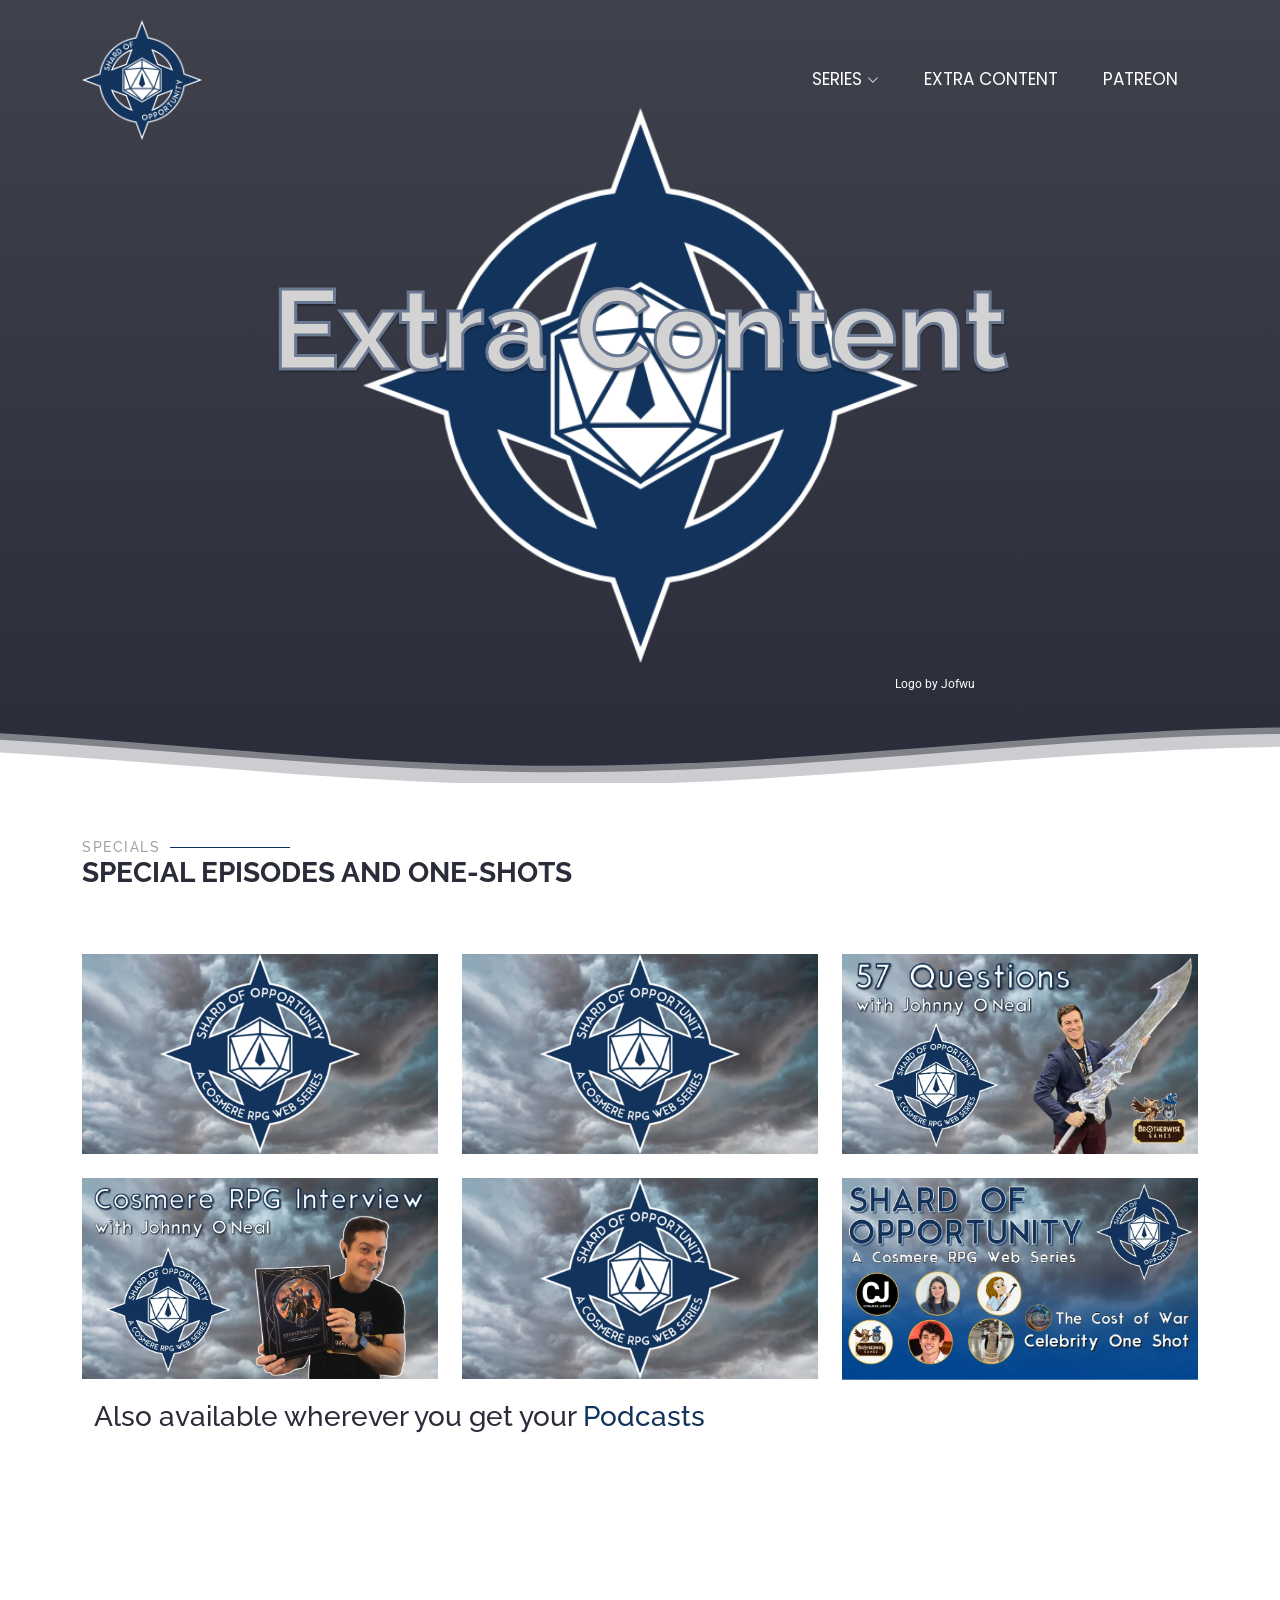
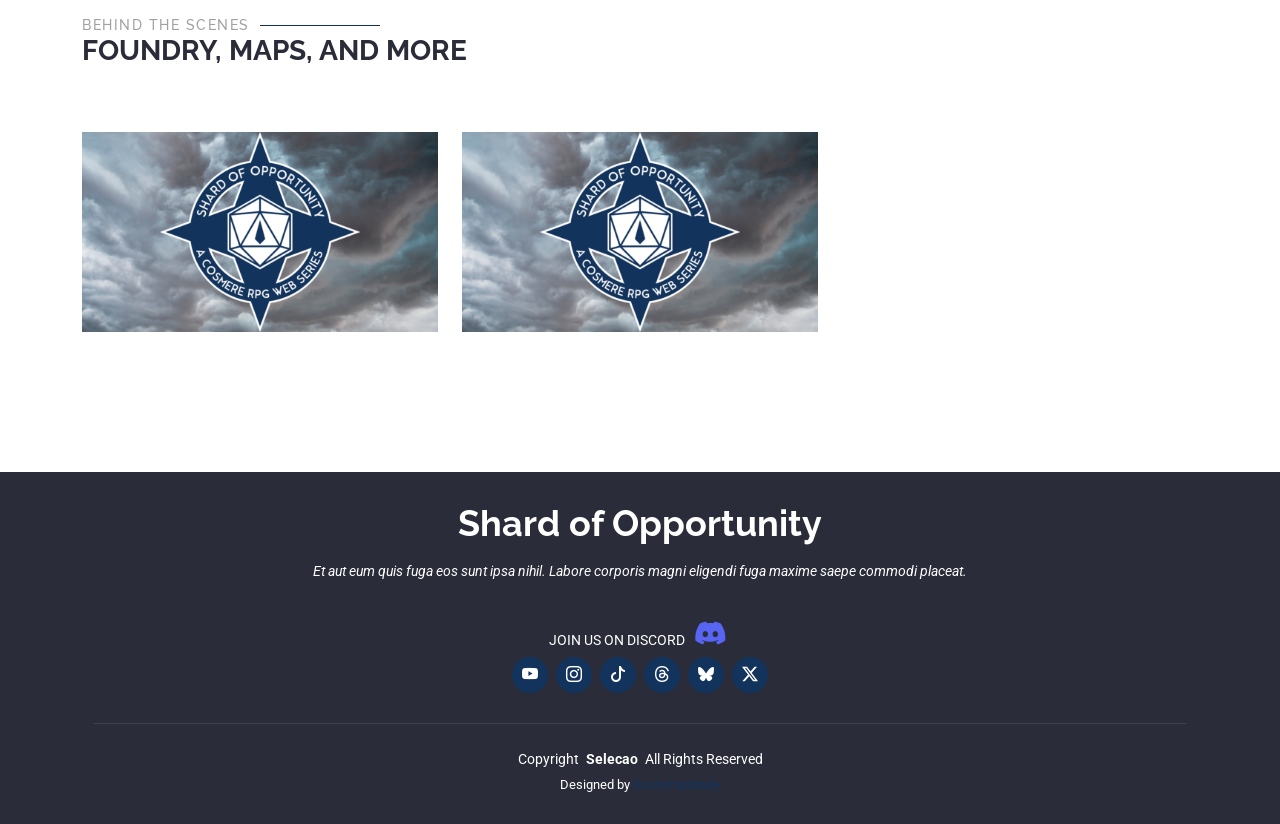
<file: extracontent.html>
<!DOCTYPE html>
<html lang="en">

<head>
  <meta charset="utf-8">
  <meta content="width=device-width, initial-scale=1.0" name="viewport">
  <title>Extra Content</title>
  <meta name="description" content="">
  <meta name="keywords" content="">

  <!-- Favicons -->
  <link href="assets/img/favicon.png" rel="icon">
  <link href="assets/img/apple-touch-icon.png" rel="apple-touch-icon">

  <!-- Fonts -->
  <link href="https://fonts.googleapis.com" rel="preconnect">
  <link href="https://fonts.gstatic.com" rel="preconnect" crossorigin>
  <link href="https://fonts.googleapis.com/css2?family=Roboto:ital,wght@0,100;0,300;0,400;0,500;0,700;0,900;1,100;1,300;1,400;1,500;1,700;1,900&family=Poppins:ital,wght@0,100;0,200;0,300;0,400;0,500;0,600;0,700;0,800;0,900;1,100;1,200;1,300;1,400;1,500;1,600;1,700;1,800;1,900&family=Raleway:ital,wght@0,100;0,200;0,300;0,400;0,500;0,600;0,700;0,800;0,900;1,100;1,200;1,300;1,400;1,500;1,600;1,700;1,800;1,900&display=swap" rel="stylesheet">

  <!-- Vendor CSS Files -->
  <link href="assets/vendor/bootstrap/css/bootstrap.min.css" rel="stylesheet">
  <link href="assets/vendor/bootstrap-icons/bootstrap-icons.css" rel="stylesheet">
  <link href="assets/vendor/aos/aos.css" rel="stylesheet">
  <link href="assets/vendor/animate.css/animate.min.css" rel="stylesheet">
  <link href="assets/vendor/glightbox/css/glightbox.min.css" rel="stylesheet">
  <link href="assets/vendor/swiper/swiper-bundle.min.css" rel="stylesheet">

  <!-- Main CSS File -->
  <link href="assets/css/main.css" rel="stylesheet">

  <!-- =======================================================
  * Template Name: Selecao
  * Template URL: https://bootstrapmade.com/Selecao-bootstrap-template/
  * Updated: Aug 07 2024 with Bootstrap v5.3.3
  * Author: BootstrapMade.com
  * License: https://bootstrapmade.com/license/
  ======================================================== -->
</head>

<body class="index-page">

  <header id="header" class="header d-flex align-items-center fixed-top">
    <div class="container-fluid container-xl position-relative d-flex align-items-center justify-content-between">

      <a href="index.html" class="logo d-flex align-items-center">
        <!-- Uncomment the line below if you also wish to use an image logo -->
        <img src="assets/img/logo_main.png" alt="Shard of Opportunity Logo" style="height:120px">
       <!-- <h1 class="sitename">Shard of Opportunity</h1> -->
      </a>

      <nav id="navmenu" class="navmenu">
        <ul>
            <li class="dropdown"><a href="#"><span style="font-size: 17px;">SERIES</span><i class="bi bi-chevron-down toggle-dropdown"></i></a>
            <ul>
               <li class="dropdown"><a href="series/complicatedopportunities.html"><span>COMPLICATED OPPORTUNITIES</span></a>
              </li>
               <li class="dropdown"><a href="series/loosecanons.html"><span>LOOSE CANONS</span></a>
              </li>
               <li class="dropdown"><a href="series/canonwalkers.html"><span>CANONWALKERS</span></a>
               </li>
            </ul>
            </li>
            
           <li class="dropdown"><a href="extracontent.html"><span style="font-size: 17px;">EXTRA CONTENT</span></a></li>
            
            <li><a href="https://www.patreon.com/cw/ShardofOpportunity"><span style="font-size: 17px;">PATREON</span></a></li>
            
            
          
          <!-- <li><a href="#contact">Contact</a></li> -->
        </ul>
        <i class="mobile-nav-toggle d-xl-none bi bi-list"></i>
      </nav>

    </div>
  </header>

  <main class="main">

    <!-- Hero Section -->
    <section id="hero" class="hero section dark-background">

      <div id="hero-carousel" data-bs-interval="5000" class="container carousel carousel-fade" data-bs-ride="carousel">

        <!-- Slide 1 -->
        <div class="carousel-item active">
          <div class="carousel-container-ec">
            <h2 class="carousel-text-ec">Extra Content</h2>
            <!--<p class="animate__animated animate__fadeInUp">Ut velit est quam dolor ad a aliquid qui aliquid. Sequi ea ut et est quaerat sequi nihil ut aliquam. Occaecati alias dolorem mollitia ut. Similique ea voluptatem. Esse doloremque accusamus repellendus deleniti vel. Minus et tempore modi architecto.</p>
            <!--<a href="#about" class="btn-get-started animate__animated animate__fadeInUp scrollto">Read More</a> -->
          </div>
          <p style = "font-size:12px; text-align: right; color:var(--default-color);">Logo by Jofwu</p>
        </div>

       

        

      </div>

      <svg class="hero-waves" xmlns="http://www.w3.org/2000/svg" xmlns:xlink="http://www.w3.org/1999/xlink" viewBox="0 24 150 28 " preserveAspectRatio="none">
        <defs>
          <path id="wave-path" d="M-160 44c30 0 58-18 88-18s 58 18 88 18 58-18 88-18 58 18 88 18 v44h-352z"></path>
        </defs>
        <g class="wave1">
          <use xlink:href="#wave-path" x="50" y="3"></use>
        </g>
        <g class="wave2">
          <use xlink:href="#wave-path" x="50" y="0"></use>
        </g>
        <g class="wave3">
          <use xlink:href="#wave-path" x="50" y="9"></use>
        </g>
      </svg>

    </section><!-- /Hero Section -->
    
    
    <!-- Section Title -->
     <!-- <div class="container section-title-series" data-aos="fade-up">
        <h2>About</h2>
        <p>About</p>
      </div><!-- End Section Title -->

    <!--  <div class="container">

        <div class="row gy-4">

          <div class="col-lg-6 content" data-aos="fade-up" data-aos-delay="100">
            <p>
              Lorem ipsum dolor sit amet, consectetur adipiscing elit, sed do eiusmod tempor incididunt ut labore et dolore
              magna aliqua.
            </p>
            <ul>
              <!--<li><i class="bi bi-check2-circle"></i>--> <!-- <span>Ullamco laboris nisi ut aliquip ex ea commodo consequat.</span></li>
              <!--<li><i class="bi bi-check2-circle"></i>--> <!-- <span>Duis aute irure dolor in reprehenderit in voluptate velit.</span></li>
              <!--<li><i class="bi bi-check2-circle"></i>--> <!-- <span>Ullamco laboris nisi ut aliquip ex ea commodo</span></li>
            </ul>
          </div>

          <div class="col-lg-6" data-aos="fade-up" data-aos-delay="200">
            <p>Ullamco laboris nisi ut aliquip ex ea commodo consequat. Duis aute irure dolor in reprehenderit in voluptate velit esse cillum dolore eu fugiat nulla pariatur. Excepteur sint occaecat cupidatat non proident, sunt in culpa qui officia deserunt mollit anim id est laborum. </p>
            <!-- <a href="#" class="read-more"><span>Read More</span><i class="bi bi-arrow-right"></i></a> -->
          <!-- </div>

        </div>

      </div>
    </section><!-- /About Section -->
    
    
  <!-- Specials Section -->
    <section id="portfolio" class="portfolio section">

      <!-- Section Title -->
      <div class="container section-title" data-aos="fade-up">
        <h2>Specials</h2>
        <p>Special Episodes and One-Shots</p>
        
      </div><!-- End Section Title -->

      <div class="container">
       
        <div class="isotope-layout" data-default-filter="*" data-layout="masonry" data-sort="original-order">

          <div class="row gy-4 isotope-container" data-aos="fade-up" data-aos-delay="200">

            <div class="col-lg-4 col-md-6 portfolio-item isotope-item filter-co">
              <img src= "assets/img/Misc_thumbnails/SoO_Generic.webp" width="560" height="315" class= "img-fluid" alt="" loading= "lazy">
              <div class="portfolio-info">
                <h4>Bridge 9 - Part 1</h4>
                <p>In order to test those chosen by Opportunity, the Canonwalkers must first prove themselves in the Brotherwise-made Bridge Nine Campaign. This will introduce a large majority of the Canonwalkers group as an initial test for the Cosmere RPG. Enjoy the first of a two-part introduction to the Canonwalker group.</p>
                <a href="https://youtu.be/jQFXAmhBvuo" title="Bridge 9 - Part 1" data-gallery="portfolio-gallery-app" class="details-link"><i class="bi bi-youtube"></i></a>
                <!--<a href="spotify" title="" class="details-link"><i class="bi bi-spotify"></i></a> -->
              </div>
            </div><!-- End Portfolio Item -->


           <div class="col-lg-4 col-md-6 portfolio-item isotope-item filter-co">
              <img src= "assets/img/Misc_thumbnails/SoO_Generic.webp" width="560" height="315" class= "img-fluid" alt="" loading= "lazy">
              <div class="portfolio-info">
                <h4>Bridge 9 - Part 2</h4>
                <p>A strange temple? Shattered plains? And is that a chasmfiend?! Enjoy the second half of a two-part introduction to the Canonwalker group.</p>
                <a href="https://youtu.be/ksOtugYgT74" title="Bridge 9 - Part 2" data-gallery="portfolio-gallery-app" class="details-link"><i class="bi bi-youtube"></i></a>
                <!--<a href="spotify" title="" class="details-link"><i class="bi bi-spotify"></i></a>-->
              </div>
            </div><!-- End Portfolio Item -->

            <div class="col-lg-4 col-md-6 portfolio-item isotope-item filter-co">
              <img src= "assets/img/Misc_thumbnails/57_Questions.webp" width="560" height="315" class= "img-fluid" alt="" loading= "lazy">
              <div class="portfolio-info">
                <h4>57 Questions with Johnny O'Neal</h4>
                <p>Who's this? A stranger has appeared near Opportunity's realm. We must question this person and find out more about him!</p> 
                <p>Watch as Scott, GM for the Canonwalkers, asks a bunch of CRUCIAL AND DEFINETLY NOT AT ALL SPOILERY rapid-fire questions aimed at the president of Brotherwise Games.</p>
                <a href="https://youtu.be/tLwf_oPZNrs" title="57 Questions with Johnny O'Neal" data-gallery="portfolio-gallery-app" class="details-link"><i class="bi bi-youtube"></i></a>
                <!--<a href="spotify" title="" class="details-link"><i class="bi bi-spotify"></i></a>-->
              </div>
            </div><!-- End Portfolio Item -->
            
            <div class="col-lg-4 col-md-6 portfolio-item isotope-item filter-co">
              <img src= "assets/img/Misc_thumbnails/Johnny_interview.webp" width="560" height="315" class= "img-fluid" alt="" loading= "lazy">
              <div class="portfolio-info">
                <h4>Cosmere RPG Interview with Johnny O'Neal of Brotherwise Games</h4>
                <p>As Opportunity plans for their campaigns across Roshar, now is a good time to delve into some of the intrinsic aspects of the Cosmere RPG. 
                Join Scott, GM for the Canonwalkers campaign, CJ, GM for the Loose Canons campaign, and ReaderWarrior, who will be playing Farav, as they get a chance to sit down over a visual spanreed and ask some questions to the man who brought this game to our tables - Johnny O'Neal!</p>
                <a href="https://youtu.be/V0s4n0M3EoE" title="Cosmere RPG Interview with Johnny O'Neal of Brotherwise Games" data-gallery="portfolio-gallery-app" class="details-link"><i class="bi bi-youtube"></i></a> 
                <!--<a href="spotify" title="" class="details-link"><i class="bi bi-spotify"></i></a> -->
              </div>
            </div><!-- End Portfolio Item -->
            
            <div class="col-lg-4 col-md-6 portfolio-item isotope-item filter-co">
              <img src= "assets/img/Misc_thumbnails/SoO_Generic.webp" width="560" height="315" class= "img-fluid" alt="" loading= "lazy">
              <div class="portfolio-info">
                <h4>Halloween Special - Cave of Nightmares</h4>
                <p>On the hunt for a mysterious and elusive creature, a group of strange individuals trek through the mountains of Shinovar. They expect an easy expedition, but it is rife with Complications, injuries, and even death. At the end of their path is a cave of inky blackness, and perhaps something else…Will our intrepid heroes make it out in one piece? </p>
                <p>TW: animal death, tooth-related gore</p>
                <a href="https://youtu.be/odYj1Nb5SAI" title="Halloween Special - Cave of Nightmares" data-gallery="portfolio-gallery-app" class="details-link"><i class="bi bi-youtube"></i></a>
                <!-- <a href="spotify" title="" class="details-link"><i class="bi bi-spotify"></i></a> -->
              </div>
            </div><!-- End Portfolio Item -->
            
            <div class="col-lg-4 col-md-6 portfolio-item isotope-item filter-co">
              <img src= "assets/img/Misc_thumbnails/Celeb_oneshot.webp" width="560" height="315" class= "img-fluid" alt="" loading= "lazy">
              <div class="portfolio-info">
                <h4>Cosmere Celebrity One-Shot - The Cost of War</h4>
                <p>Your favorite content creators are dropped straight into the heart of the Cosmere: an Emuli battlefield on Roshar, set shortly before the events of Rhythm of War.</p>
               <!-- <p>Charged with delivering critical intel to Jasnah Kholin, six strangers must cut a path through the chaos of war as Odium’s Singers clash with Coalition forces. 
               To reach their goal, they will descend into hidden tunnels, face nightmares on the front lines, and make choices that could save thousands… or cost more than any of them are willing to pay.</p> -->
                <a href="https://youtu.be/fSIhrINcIhA" title="Cosmere Celebrity One-Shot - The Cost of War" data-gallery="portfolio-gallery-app" class="details-link"><i class="bi bi-youtube"></i></a> 
                <!--<a href="spotify" title="" class="details-link"><i class="bi bi-spotify"></i></a> -->
              </div>
            </div><!-- End Portfolio Item -->

          </div><!-- End Portfolio Container -->

        </div>
        
          <div class= "container section-title-series">
              <h3>Also available wherever you get your <a href="">Podcasts</a></h3>
              
            </div>

      </div>

    </section><!-- /Specials Section -->
   
   <!-- Behind the Scenes Section -->
    <section id="portfolio" class="portfolio section">

      <!-- Section Title -->
      <div class="container section-title" data-aos="fade-up">
        <h2>Behind the Scenes</h2>
        <p>Foundry, Maps, and More</p>
        
      </div><!-- End Section Title -->

      <div class="container">
       
        <div class="isotope-layout" data-default-filter="*" data-layout="masonry" data-sort="original-order">

          <div class="row gy-4 isotope-container" data-aos="fade-up" data-aos-delay="200">

            <div class="col-lg-4 col-md-6 portfolio-item isotope-item filter-co">
              <img src= "assets/img/Misc_thumbnails/SoO_Generic.webp" width="560" height="315" class= "img-fluid" alt="" loading= "lazy">
              <div class="portfolio-info">
                <h4>How to get started running the Cosmere RPG on Foundry</h4>
                <p>In this video our GMs, editors, and resident Foundry expert discuss the nuts and bolts of going from a foundry newb to foundry expert.
                You'll learn how to set it up, share with your players, use existing resources, and make your own!</p>
                <a href="https://youtu.be/HbAZkEC--To?list=PL4lIg3IsPloSlkvpNURbA_nQjhkRlBFrm" title="How to get started running the Cosmere RPG on Foundry" data-gallery="portfolio-gallery-app" class="details-link"><i class="bi bi-youtube"></i></a> 
                <!--<a href="spotify" title="" class="details-link"><i class="bi bi-spotify"></i></a> -->
              </div>
            </div><!-- End Portfolio Item -->

           <div class="col-lg-4 col-md-6 portfolio-item isotope-item filter-co">
              <img src= "assets/img/Misc_thumbnails/SoO_Generic.webp" width="560" height="315" class= "img-fluid" alt="" loading= "lazy">
              <div class="portfolio-info">
                <h4>Tyler Makes Maps - Vol. 1</h4>
                <p>Tyler from Canonwalkers and <a href = "https://www.youtube.com/@CosmereConvo">@CosmereConvo</a> makes maps for the Cosmere RPG. Learn how custom maps can be made for any VTT using Dungeon Draft with assets from Forgotten Adventures.</p>
                <a href="https://youtu.be/vm-Pf6t9V3Y?list=PL4lIg3IsPloSlkvpNURbA_nQjhkRlBFrm" title="Tyler Makes Maps - Vol. 1" data-gallery="portfolio-gallery-app" class="details-link"><i class="bi bi-youtube"></i></a> 
                <!-- <a href="spotify" title="" class="details-link"><i class="bi bi-spotify"></i></a> -->
              </div>
            </div><!-- End Portfolio Item -->
            
            
            
            
          </div><!-- End Portfolio Container -->

        </div>
        
          <div class= "container section-title-series">
              
            </div>

      </div>

    </section><!-- /Behind the Scenes Section -->
    
    
  <!-- Livestreams Section -->
   <!-- <section id="portfolio" class="portfolio section">

      <!-- Section Title -->
     <!-- <div class="container section-title" data-aos="fade-up">
        <h2>Livestreams</h2>
        <p>Watch us Live</p>
        
      </div><!-- End Section Title -->

     <!-- <div class="container">
       
        <div class="isotope-layout" data-default-filter="*" data-layout="masonry" data-sort="original-order">

          <div class="row gy-4 isotope-container" data-aos="fade-up" data-aos-delay="200">

            <div class="col-lg-4 col-md-6 portfolio-item isotope-item filter-co">
              <img src= "assets/img/CO_thumbnails/CO_Default.jpg" width="560" height="315" class= "img-fluid" alt="" loading= "lazy">
              <div class="portfolio-info">
                <h4>Episode 1: What is the Cosmere RPG?</h4>
                <p>Description goes here</p>
                <!--<a href="https://www.youtube.com/embed/hciJ5njVq2E?si=uk6xKtPJ0sYti0tK" title="What is the Cosmere RPG?" data-gallery="portfolio-gallery-app" class="details-link"><i class="bi bi-youtube"></i></a> -->
               <!-- <a href="spotify" title="" class="details-link"><i class="bi bi-spotify"></i></a>
              </div>
            </div><!-- End Portfolio Item -->


         <!--  <div class="col-lg-4 col-md-6 portfolio-item isotope-item filter-co">
              <img src= "assets/img/CO_thumbnails/CO_Default.jpg" width="560" height="315" class= "img-fluid" alt="" loading= "lazy">
              <div class="portfolio-info">
                <h4>Episode 1: What is the Cosmere RPG?</h4>
                <p>Description goes here</p>
                <!--<a href="https://www.youtube.com/embed/hciJ5njVq2E?si=uk6xKtPJ0sYti0tK" title="What is the Cosmere RPG?" data-gallery="portfolio-gallery-app" class="details-link"><i class="bi bi-youtube"></i></a> -->
              <!--  <a href="spotify" title="" class="details-link"><i class="bi bi-spotify"></i></a>
              </div>
           <!-- </div><!-- End Portfolio Item -->

           <!-- <div class="col-lg-4 col-md-6 portfolio-item isotope-item filter-co">
              <img src= "assets/img/CO_thumbnails/CO_Default.jpg" width="560" height="315" class= "img-fluid" alt="" loading= "lazy">
              <div class="portfolio-info">
                <h4>Episode 1: What is the Cosmere RPG?</h4>
                <p>Description goes here</p>
                <!--<a href="https://www.youtube.com/embed/hciJ5njVq2E?si=uk6xKtPJ0sYti0tK" title="What is the Cosmere RPG?" data-gallery="portfolio-gallery-app" class="details-link"><i class="bi bi-youtube"></i></a> -->
              <!--  <a href="spotify" title="" class="details-link"><i class="bi bi-spotify"></i></a>
              </div>
            </div><!-- End Portfolio Item -->
            

         <!-- </div><!-- End Portfolio Container -->

        <!--</div>
        
          <div class= "container section-title-series">
             
            </div>

      </div>

    </section><!-- /Livestreams Section -->
  
   
  </main>

  <footer id="footer" class="footer dark-background">
    <div class="container">
      <h3 class="sitename">Shard of Opportunity</h3>
      <p>Et aut eum quis fuga eos sunt ipsa nihil. Labore corporis magni eligendi fuga maxime saepe commodi placeat.</p>
      
                      <a href="https://discord.com/invite/xkYScax8sN">
                <span class = "soo-link">JOIN US ON DISCORD</span>
                <i class="bi bi-discord" style="color: #5865F2; font-size: 30px; padding:7px;"></i>
              </a>
            
      <div class="social-links d-flex justify-content-center">
        <a href="https://www.youtube.com/@ShardofOpportunity"><i class="bi bi-youtube"></i></a>
        <a href="https://www.instagram.com/shardofopportunity/"><i class="bi bi-instagram"></i></a>
        <a href="https://www.tiktok.com/@shard.of.opportunity"><i class="bi bi-tiktok"></i></a>
        <a href="https://www.threads.com/@shardofopportunity"><i class="bi bi-threads"></i></a>
        <!-- <a href=""><i class="bi bi-threads-fill"></i></a> -->
        <a href="https://bsky.app/profile/shardofopportunity.bsky.social"><i class="bi bi-bluesky"></i></a>
        <a href="https://x.com/S_o_Opportunity"><i class="bi bi-twitter-x"></i></a>
        <!-- <a href=""><i class="bi bi-facebook"></i></a> -->
      </div>
      <div class="container">
        <div class="copyright">
          <span>Copyright</span> <strong class="px-1 sitename">Selecao</strong> <span>All Rights Reserved</span>
        </div>
        <div class="credits">
          <!-- All the links in the footer should remain intact. -->
          <!-- You can delete the links only if you've purchased the pro version. -->
          <!-- Licensing information: https://bootstrapmade.com/license/ -->
          <!-- Purchase the pro version with working PHP/AJAX contact form: https://bootstrapmade.com/selecao-bootstrap-template/ -->
          Designed by <a href="https://bootstrapmade.com/" >BootstrapMade</a>
        </div>
      </div>
    </div>
  </footer>

  <!-- Scroll Top -->
  <a href="#" id="scroll-top" class="scroll-top d-flex align-items-center justify-content-center"><i class="bi bi-arrow-up-short"></i></a>

  <!-- Preloader -->
  <div id="preloader"></div>

  <!-- Vendor JS Files -->
  <script src="assets/vendor/bootstrap/js/bootstrap.bundle.min.js"></script>
  <script src="assets/vendor/php-email-form/validate.js"></script>
  <script src="assets/vendor/aos/aos.js"></script>
  <script src="assets/vendor/glightbox/js/glightbox.min.js"></script>
  <script src="assets/vendor/imagesloaded/imagesloaded.pkgd.min.js"></script>
  <script src="assets/vendor/isotope-layout/isotope.pkgd.min.js"></script>
  <script src="assets/vendor/swiper/swiper-bundle.min.js"></script>

  <!-- Main JS File -->
  <script src="assets/js/main.js"></script>

</body>

</html>
</file>
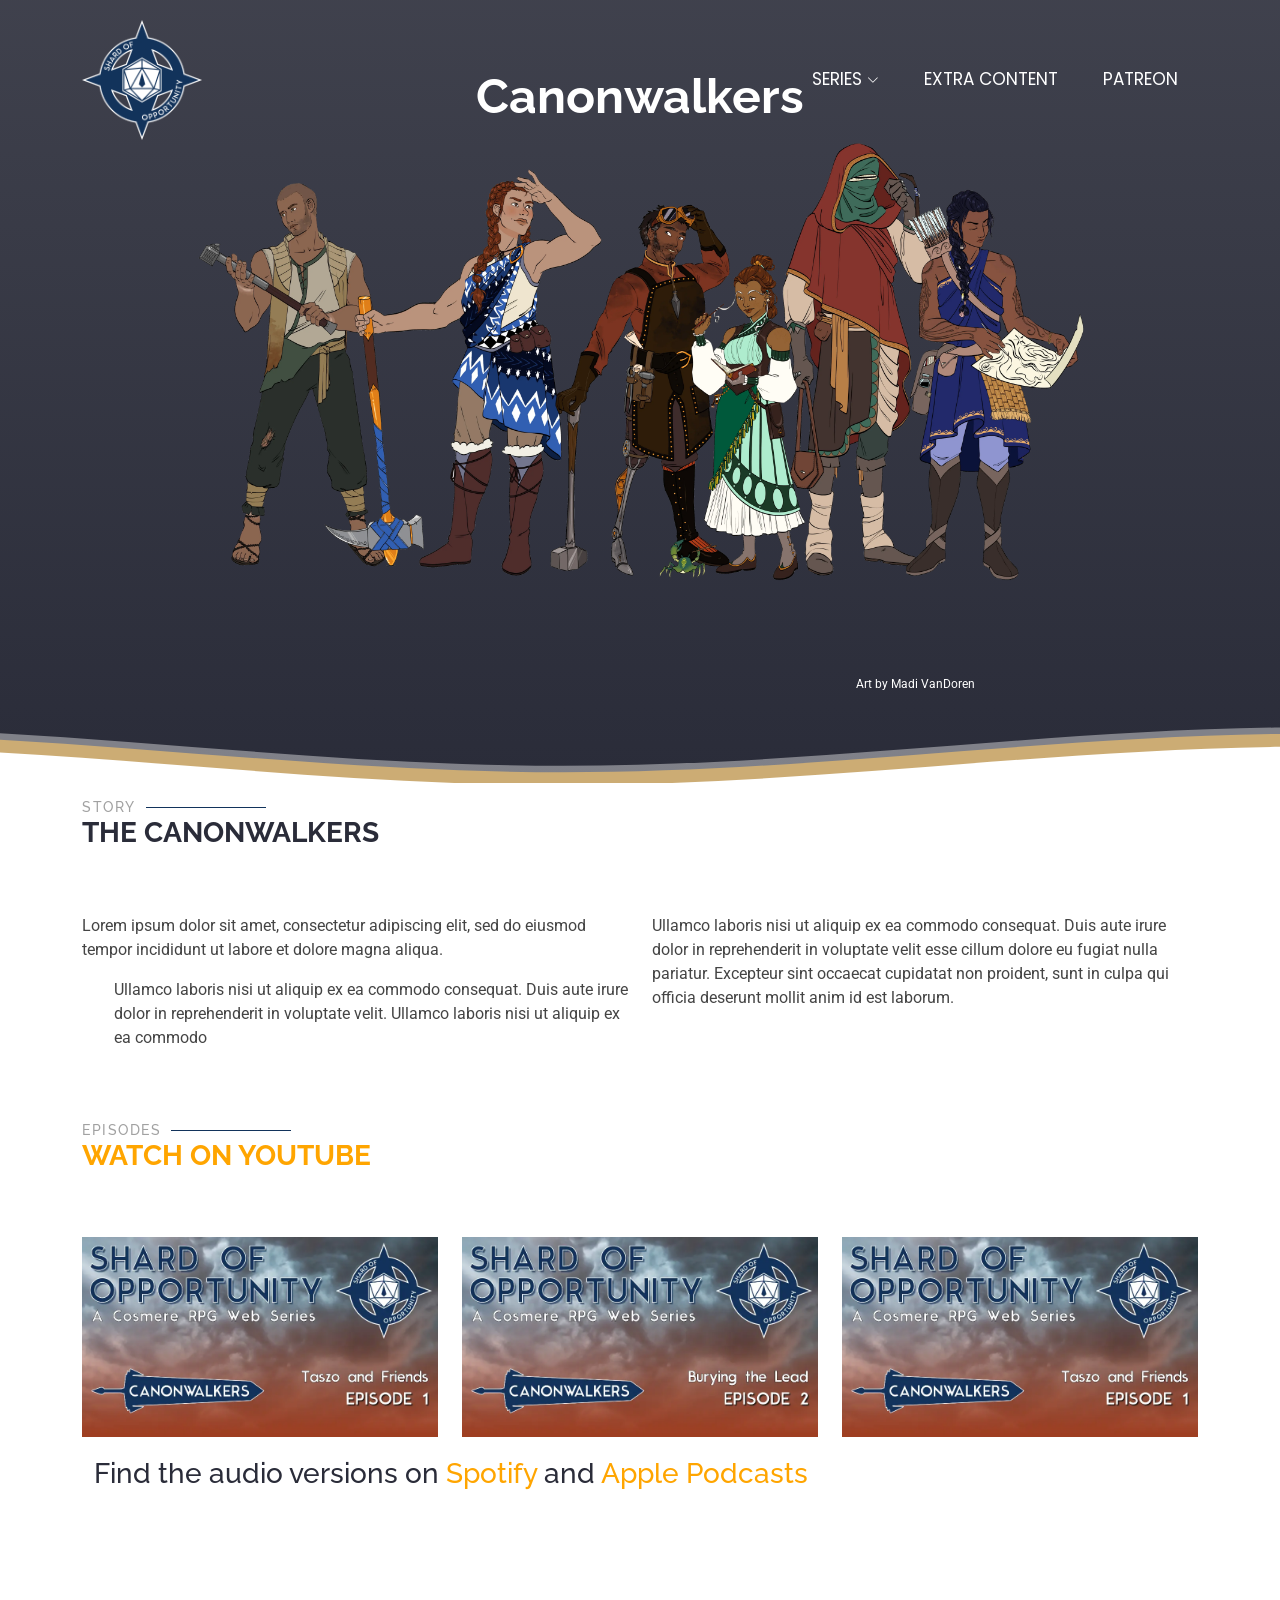
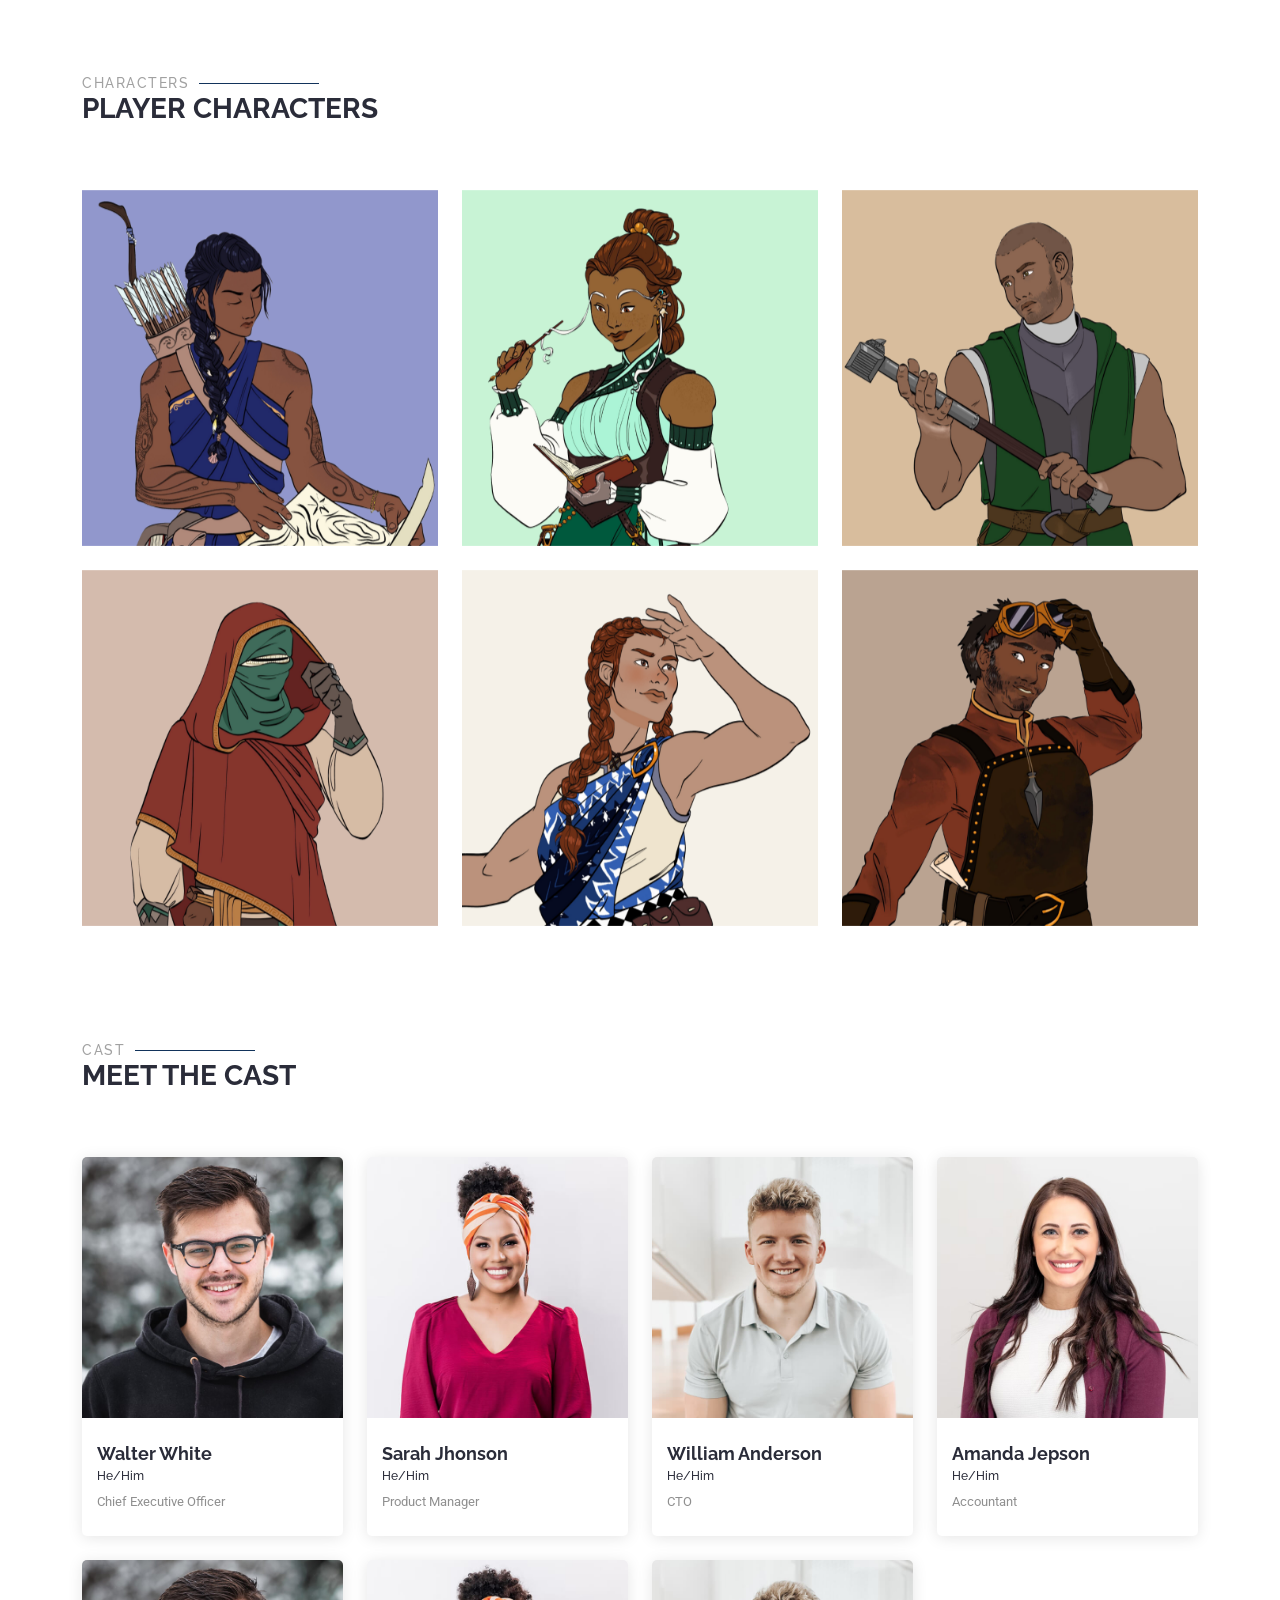
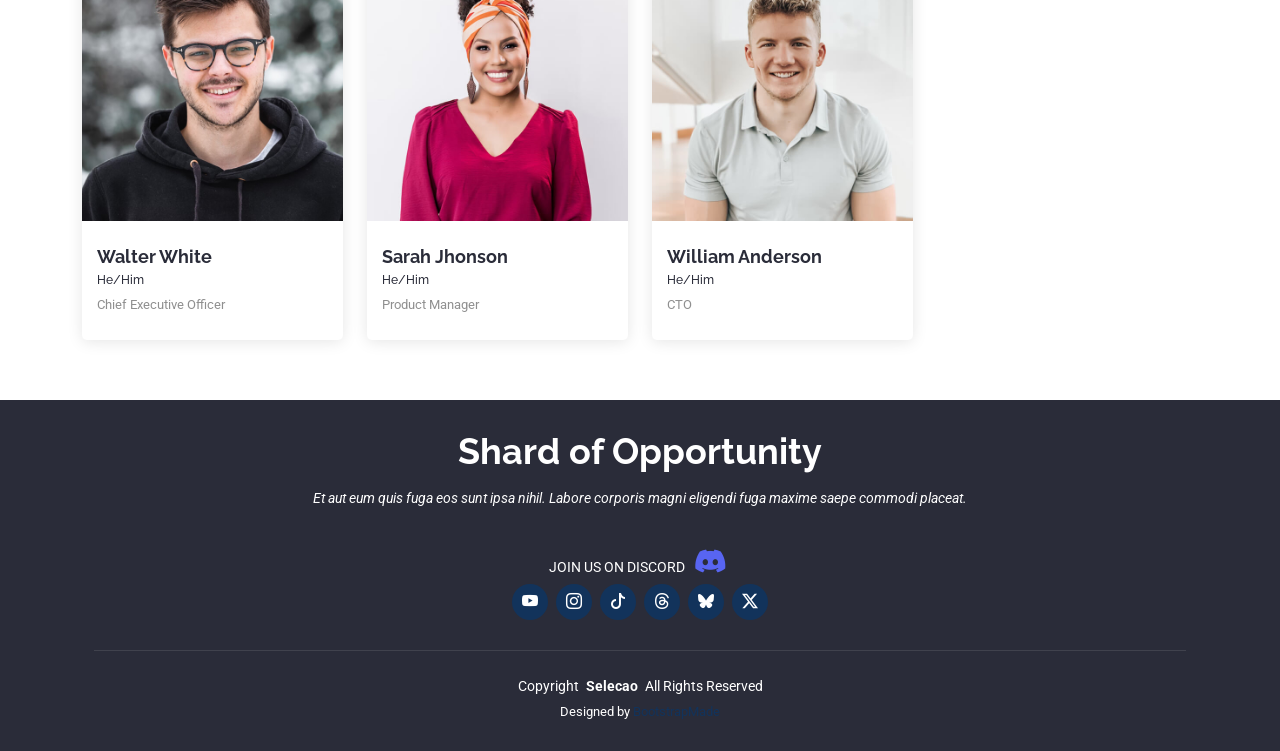
<file: series/canonwalkers.html>
<!DOCTYPE html>
<html lang="en">

<head>
  <meta charset="utf-8">
  <meta content="width=device-width, initial-scale=1.0" name="viewport">
  <title>Canonwalkers</title>
  <meta name="description" content="">
  <meta name="keywords" content="">

  <!-- Favicons -->
  <link href="../assets/img/favicon.png" rel="icon">
  <link href="../assets/img/apple-touch-icon.png" rel="apple-touch-icon">

  <!-- Fonts -->
  <link href="https://fonts.googleapis.com" rel="preconnect">
  <link href="https://fonts.gstatic.com" rel="preconnect" crossorigin>
  <link href="https://fonts.googleapis.com/css2?family=Roboto:ital,wght@0,100;0,300;0,400;0,500;0,700;0,900;1,100;1,300;1,400;1,500;1,700;1,900&family=Poppins:ital,wght@0,100;0,200;0,300;0,400;0,500;0,600;0,700;0,800;0,900;1,100;1,200;1,300;1,400;1,500;1,600;1,700;1,800;1,900&family=Raleway:ital,wght@0,100;0,200;0,300;0,400;0,500;0,600;0,700;0,800;0,900;1,100;1,200;1,300;1,400;1,500;1,600;1,700;1,800;1,900&display=swap" rel="stylesheet">

  <!-- Vendor CSS Files -->
  <link href="../assets/vendor/bootstrap/css/bootstrap.min.css" rel="stylesheet">
  <link href="../assets/vendor/bootstrap-icons/bootstrap-icons.css" rel="stylesheet">
  <link href="../assets/vendor/aos/aos.css" rel="stylesheet">
  <link href="../assets/vendor/animate.css/animate.min.css" rel="stylesheet">
  <link href="../assets/vendor/glightbox/css/glightbox.min.css" rel="stylesheet">
  <link href="../assets/vendor/swiper/swiper-bundle.min.css" rel="stylesheet">

  <!-- Main CSS File -->
  <link href="../assets/css/main.css" rel="stylesheet">

  <!-- =======================================================
  * Template Name: Selecao
  * Template URL: https://bootstrapmade.com/Selecao-bootstrap-template/
  * Updated: Aug 07 2024 with Bootstrap v5.3.3
  * Author: BootstrapMade.com
  * License: https://bootstrapmade.com/license/
  ======================================================== -->
</head>

<body class="index-page">

  <header id="header" class="header d-flex align-items-center fixed-top">
    <div class="container-fluid container-xl position-relative d-flex align-items-center justify-content-between">

      <a href="../index.html" class="logo d-flex align-items-center">
        <!-- Uncomment the line below if you also wish to use an image logo -->
        <img src="../assets/img/logo_main.png" alt="Shard of Opportunity Logo" style="height:120px">
       <!-- <h1 class="sitename">Shard of Opportunity</h1> -->
      </a>

      <nav id="navmenu" class="navmenu">
        <ul>
          <li class="dropdown"><a href="#"><span style="font-size: 17px;">SERIES</span><i class="bi bi-chevron-down toggle-dropdown"></i></a>
            <ul>
                <li class="dropdown"><a href="complicatedopportunities.html"><span>COMPLICATED OPPORTUNITIES</span></a>
              </li>
               <li class="dropdown"><a href="loosecanons.html"><span>LOOSE CANONS</span></a>
              </li>
               <li class="dropdown"><a href="canonwalkers.html"><span>CANONWALKERS</span></a>
               </li>
            </ul>
            </li>
            
            <li class="dropdown"><a href="../extracontent.html"><span style="font-size: 17px;">EXTRA CONTENT</span></a></li>
            
            <li><a href="https://www.patreon.com/cw/ShardofOpportunity"><span style="font-size: 17px;">PATREON</span></a></li>
            
            
          
          <!-- <li><a href="#contact">Contact</a></li> -->
        </ul>
        <i class="mobile-nav-toggle d-xl-none bi bi-list"></i>
      </nav>

    </div>
  </header>

  <main class="main">

    <!-- Hero Section -->
    <section id="hero" class="hero section dark-background">

      <div id="hero-carousel" data-bs-interval="5000" class="container carousel carousel-fade" data-bs-ride="carousel">

        <!-- Slide 1 -->
        <div class="carousel-item active">
          <div class="carousel-container-cw">
            <h2 class="carousel-text">Canonwalkers</h2>
            <!--<p class="animate__animated animate__fadeInUp">Ut velit est quam dolor ad a aliquid qui aliquid. Sequi ea ut et est quaerat sequi nihil ut aliquam. Occaecati alias dolorem mollitia ut. Similique ea voluptatem. Esse doloremque accusamus repellendus deleniti vel. Minus et tempore modi architecto.</p>
            <!--<a href="#about" class="btn-get-started animate__animated animate__fadeInUp scrollto">Read More</a> -->
          </div>
          <p style = "font-size:12px; text-align: right; color:var(--default-color);">Art by Madi VanDoren</p>
        </div>

       

        

      </div>

      <svg class="hero-waves" xmlns="http://www.w3.org/2000/svg" xmlns:xlink="http://www.w3.org/1999/xlink" viewBox="0 24 150 28 " preserveAspectRatio="none">
        <defs>
          <path id="wave-path" d="M-160 44c30 0 58-18 88-18s 58 18 88 18 58-18 88-18 58 18 88 18 v44h-352z"></path>
        </defs>
        <g class="wave1-cw">
          <use xlink:href="#wave-path" x="50" y="3"></use>
        </g>
        <g class="wave2">
          <use xlink:href="#wave-path" x="50" y="0"></use>
        </g>
        <g class="wave3">
          <use xlink:href="#wave-path" x="50" y="9"></use>
        </g>
      </svg>

    </section><!-- /Hero Section -->
    
    
    <!-- Section Title -->
      <div class="container section-title-series" data-aos="fade-up">
        <h2>Story</h2>
        <p>The Canonwalkers</p>
      </div><!-- End Section Title -->

      <div class="container">

        <div class="row gy-4">

          <div class="col-lg-6 content" data-aos="fade-up" data-aos-delay="100">
            <p>
              Lorem ipsum dolor sit amet, consectetur adipiscing elit, sed do eiusmod tempor incididunt ut labore et dolore
              magna aliqua.
            </p>
            <ul>
              <!--<li><i class="bi bi-check2-circle"></i>--> <span>Ullamco laboris nisi ut aliquip ex ea commodo consequat.</span></li>
              <!--<li><i class="bi bi-check2-circle"></i>--> <span>Duis aute irure dolor in reprehenderit in voluptate velit.</span></li>
              <!--<li><i class="bi bi-check2-circle"></i>--> <span>Ullamco laboris nisi ut aliquip ex ea commodo</span></li>
            </ul>
          </div>

          <div class="col-lg-6" data-aos="fade-up" data-aos-delay="200">
            <p>Ullamco laboris nisi ut aliquip ex ea commodo consequat. Duis aute irure dolor in reprehenderit in voluptate velit esse cillum dolore eu fugiat nulla pariatur. Excepteur sint occaecat cupidatat non proident, sunt in culpa qui officia deserunt mollit anim id est laborum. </p>
            <!-- <a href="#" class="read-more"><span>Read More</span><i class="bi bi-arrow-right"></i></a> -->
          </div>

        </div>

      </div>
    </section><!-- /About Section -->
    
    
  <!-- Episodes Section -->
    <section id="portfolio" class="portfolio section">

      <!-- Section Title -->
      <div class="container section-title" data-aos="fade-up">
        <h2>Episodes</h2>
        <p><a href= "https://www.youtube.com/watch?v=hciJ5njVq2E&list=PL4lIg3IsPloRc__3G8plaC98Y6eNMPU0U" class = "cw-link">Watch on YouTube</a></p>
        
      </div><!-- End Section Title -->

      <div class="container">
       
        <div class="isotope-layout" data-default-filter="*" data-layout="masonry" data-sort="original-order">

          <div class="row gy-4 isotope-container" data-aos="fade-up" data-aos-delay="200">

            <div class="col-lg-4 col-md-6 portfolio-item isotope-item filter-cw">
              <img src= "../assets/img/CW_thumbnails/CW1.webp" width="560" height="315" class= "img-fluid" alt="" loading= "lazy">
              <div class="portfolio-info">
                <h4>Episode 1: Taszo and Friends</h4>
                <p>The sun finally rises on our heroes at the beginning of their journey. A Shin man brings the Canonwalkers the Opportunity to search for a lost artifact, yet they ultimately find themselves at a crossroads. Are the old legends true or are they simply the ravings of a madman? 
<!--Join the Canonwalkers as they roll into the world of Roshar in the first episode of the Stonewalkers campaign from Brotherwise's Cosmere RPG.--></p>
                <a href="https://youtu.be/hciJ5njVq2E" target="_blank" title="Taszo and Friends" data-gallery="portfolio-gallery-app" class="details-link" ><i class="bi bi-youtube"></i></a>
                <!--<a href="spotify" title="" class="details-link"><i class="bi bi-spotify"></i></a> -->
              </div>
            </div><!-- End Portfolio Item -->

           <div class="col-lg-4 col-md-6 portfolio-item isotope-item filter-cw">
              <img src= "../assets/img/CW_thumbnails/CW2.webp" width="560" height="315" class= "img-fluid" alt="" loading= "lazy">
              <div class="portfolio-info">
                <h4>Episode 2: Burying the Lead</h4>
                <p>Opportunity has blessed our heroes to walk away from their first combat relatively unscathed, but the same cannot be said about those left at the Crossroads. Join the Canonwalkers in today’s episode as they journey into the stormwall and whatever may await them.
<!--Tune in to the second installment of our playthrough of the Stonewalkers campaign!--></p>
                <a href="https://youtu.be/f1TPS92OLms" target="_blank" title="Burying the Lead" data-gallery="portfolio-gallery-app" class="details-link" ><i class="bi bi-youtube"></i></a>
               <!-- <a href="spotify" title="" class="details-link"><i class="bi bi-spotify"></i></a> -->
              </div>
            </div><!-- End Portfolio Item -->
           
           <div class="col-lg-4 col-md-6 portfolio-item isotope-item filter-cw">
              <img src= "../assets/img/CW_thumbnails/CW1.webp" width="560" height="315" class= "img-fluid" alt="" loading= "lazy">
              <div class="portfolio-info">
               <h4>Episode 3: The Chouta Club</h4>
                <p>The Canonwalkers finally make it to the warcamps. They’re ready to begin their search for Taszo’s mysterious contact, but the appearance of a group of mysterious figures gives our heroes an Opportunity to search the chasms. What secrets await them, and where did Nmra obtain so many chouta rolls?</p>
                <a href="https://youtu.be/o2ZgKNFw73w" target="_blank" title="Taszo and Friends" data-gallery="portfolio-gallery-app" class="details-link" ><i class="bi bi-youtube"></i></a>
                <!-- <a href="spotify" title="" class="details-link"><i class="bi bi-spotify"></i></a> -->
              </div>
            </div><!-- End Portfolio Item -->
            

          </div><!-- End Portfolio Container -->

        </div>
        
          <div class= "container section-title-series">
              <h3>Find the audio versions on <a href= "" class = "cw-link">Spotify</a> and <a href="" class = "cw-link">Apple Podcasts</a></h3>
              
            </div>

      </div>

    </section><!-- /Episodes Section -->
   
   
   <!-- Characters Section -->
    <section id="portfolio" class="portfolio section">

      <!-- Section Title -->   
<div class="container section-title" data-aos="fade-up">
        <h2>Characters</h2>
        <p>Player Characters</p>
        
      </div><!-- End Section Title -->

      <div class="container">
       
        <div class="isotope-layout" data-default-filter="*" data-layout="masonry" data-sort="original-order">

          <div class="row gy-4 isotope-container" data-aos="fade-up" data-aos-delay="200">
            
            
            
            <div class="col-lg-4 col-md-6 d-flex align-items-stretch portfolio-item isotope-item">
              <div class="flip-card">
                <div class="flip-card-inner">
                  <div class="flip-card-front">
                    <img src="../assets/img/cw_characters/Risha_card.png" alt="Risha" width="400" height="400" class= "img-fluid" loading= "lazy">
                  </div>
                  <div class="flip-card-back">
                    <h3 style = "color: #FFFFFF">Risha</h3>
                    <p>Player: Marissa | Path: Hunter/Agent | Ancestry: Human | Pronouns: She/Her</p>
                    <p>Risha is a Reshi hunter....something something betrayal....something something faithful axehound Coro (Art by Madi VanDoren)</p>
                  </div>
                </div>
              </div>
            </div>
            
            <div class="col-lg-4 col-md-6 d-flex align-items-stretch portfolio-item isotope-item">
              <div class="flip-card">
                <div class="flip-card-inner">
                  <div class="flip-card-front">
                    <img src="../assets/img/cw_characters/Nmra_card.png" alt="Nmra" width="400" height="400" class= "img-fluid" loading= "lazy">
                  </div>
                  <div class="flip-card-back">
                    <h3 style = "color: #FFFFFF">Nmra</h3>
                    <p>Player: Krishna | Path: Envoy/Hunter | Ancestry: Human | Pronouns: She/Her</p>
                    <p>Nmra is a Thaylen merchant apprentice under the mysterious Babsk, who found her selling fish in Klna. With a passion for discovery, she documents everything in her notebook—from Alethi fashion to Unkalaki cuisine. Despite her knowledge of the world, Nmra's true drive is uncovering the secrets of Roshar. Her journey begins with her missing brother, Tmlakyn, who disappeared years ago after leaving with his own babsk. No one's heard from him since, but Nmra is determined to follow any lead she can find. (Art by Madi VanDoren)</p>
                  </div>
                </div>
              </div>
            </div>
            
            <div class="col-lg-4 col-md-6 d-flex align-items-stretch portfolio-item isotope-item">
              <div class="flip-card">
                <div class="flip-card-inner">
                  <div class="flip-card-front">
                    <img src="../assets/img/cw_characters/Tylin_card.png" alt="Tylin" width="400" height="400" class= "img-fluid" loading= "lazy">
                  </div>
                  <div class="flip-card-back">
                    <h3 style = "color: #FFFFFF">Tylin</h3>
                    <p>Player: Tyler | Path: Scholar/Truthwatcher | Ancestry: Human | Pronouns: He/Him</p>
                    <p>Tylin, born in Kasitor to immigrant Reshi and Shin parents, grew up without the golden features typical of Iri natives. After two years in the Kasitor City Watch, he sought adventure by joining a merchant caravan bound for Azir. The journey ended in tragedy when bandits attacked, leading to his enslavement and a brutal march across Roshar. Escaping near Kholinar without any resources or connections, Tylin suvived by taking any mercenary work available. His latest job finds him guarding a Kholin caravan heading for the Shattered Plains—escorting a strange and secretive prisoner. (Art by Madi VanDoren)</p>
                  </div>
                </div>
              </div>
            </div>
            
            <div class="col-lg-4 col-md-6 d-flex align-items-stretch portfolio-item isotope-item">
              <div class="flip-card">
                <div class="flip-card-inner">
                  <div class="flip-card-front">
                    <img src="../assets/img/cw_characters/Vardah_card.png" alt="Vardah" width="400" height="400" class= "img-fluid" loading= "lazy">
                  </div>
                  <div class="flip-card-back">
                    <h3 style = "color: #FFFFFF">Vardah</h3>
                    <p>Player: Sean | Path: Agent/Stoneward | Ancestry: Human | Pronouns: He/Him</p>
                    <p>Vardah has never been one to sit still. A deep desire to explore led him at a very young age to seek out new opportunities and expand his horizons (both metaphorically and literally), resulting in his arrival at the Alethi warcamps. Burdened with both skill and a desire to be useful, Vardah finds himself surrounded by people he doesn't understand, serving as a scout to those who pursue objectives he doesn't agree with. But that won't stop him from chasing his own goals. Hopefully, in turn, he can achieve the one thing he truly cares about: finding peace for his family. (Art by Madi VanDoren)</p>
                  </div>
                </div>
              </div>
            </div>
            
            <div class="col-lg-4 col-md-6 d-flex align-items-stretch portfolio-item isotope-item">
              <div class="flip-card">
                <div class="flip-card-inner">
                  <div class="flip-card-front">
                    <img src="../assets/img/cw_characters/Spark_card.png" alt="Spark" width="400" height="400" class= "img-fluid" loading= "lazy">
                  </div>
                  <div class="flip-card-back">
                    <h3 style = "color: #FFFFFF">Spark</h3>
                    <p>Player: Charlotte | Path: Warrior/Stoneward | Ancestry: Human | Pronouns: She/Her</p>
                    <p>Spark is a towering Horneater and mountain guide. She served as a guide for a group bound for the Shattered Plains, leaving behind her little brother who she loves fiercely and would fight the mountain itself to protect. She now serves in Sebarial's warcamp where her quick fists and quicker temper earned her both respect and trouble. After an "incident" with a lighteyed officer, Sebarial—who was amused but pragmatic—assigned her to an expedition outside the Shattered Plains to give everyone a little space to let bruised egos heal and memories grow fuzzy. (Art by Madi VanDoren)</p>
                  </div>
                </div>
              </div>
            </div>
            
            <div class="col-lg-4 col-md-6 d-flex align-items-stretch portfolio-item isotope-item">
              <div class="flip-card">
                <div class="flip-card-inner">
                  <div class="flip-card-front">
                    <img src="../assets/img/cw_characters/Farav_card.png" alt="Farav" width="400" height="400" class= "img-fluid" loading= "lazy">
                  </div>
                  <div class="flip-card-back">
                    <h3 style = "color: #FFFFFF">Farav</h3>
                    <p>Player: ReaderWarrior | Path: Warrior/Scholar/Edgedancer | Ancestry: Human | Pronouns: He/Him</p>
                    <p>Farav, proud and disciplined, dreamed of becoming a soldier after witnessing the Blackthorn's march. He trained for years, only to lose his leg in an accident caused by Brightlord Marad before ever seeing battle on the Shattered Plains. Now a blacksmith, he forged his own prosthetic and a new life with his wife, unborn child, and apprentice, Torvin. Yet despite his new purpose, Farav still gazes toward the battlefield, longing for the honor and glory that slipped through his fingers. (Art by Madi VanDoren)</p>
                  </div>
                </div>
              </div>
            </div>
          
          </div>
        
        </div>
      
      </div>
   
   </section><!-- /Characters Section -->
   
   
   
    <!-- Cast Section -->
    <section id="team" class="team section">

      <!-- Section Title -->
      <div class="container section-title" data-aos="fade-up">
        <h2>Cast</h2>
        <p>Meet the Cast</p>
      </div><!-- End Section Title -->

      <div class="container">

        <div class="row gy-4">

          <div class="col-lg-3 col-md-6 d-flex align-items-stretch" data-aos="fade-up" data-aos-delay="100">
            <div class="team-member">
              <div class="member-img">
                <img src="../assets/img/team/team-1.jpg" class="img-fluid" alt="" loading= "lazy">
                <div class="social">
                  <a href=""><i class="bi bi-twitter-x"></i></a>
                  <a href=""><i class="bi bi-facebook"></i></a>
                  <a href=""><i class="bi bi-instagram"></i></a>
                  <a href=""><i class="bi bi-linkedin"></i></a>
                </div>
              </div>
              <div class="member-info">
                <h4>Walter White</h4>
                <h6 style = "font-size:12px">He/Him</h6>
                <span>Chief Executive Officer</span>
              </div>
            </div>
          </div><!-- End Team Member -->

          <div class="col-lg-3 col-md-6 d-flex align-items-stretch" data-aos="fade-up" data-aos-delay="200">
            <div class="team-member">
              <div class="member-img">
                <img src="../assets/img/team/team-2.jpg" class="img-fluid" alt="" loading= "lazy">
                <div class="social">
                  <a href=""><i class="bi bi-twitter-x"></i></a>
                  <a href=""><i class="bi bi-facebook"></i></a>
                  <a href=""><i class="bi bi-instagram"></i></a>
                  <a href=""><i class="bi bi-linkedin"></i></a>
                </div>
              </div>
              <div class="member-info">
                <h4>Sarah Jhonson</h4>
                <h6 style = "font-size:12px">He/Him</h6>
                <span>Product Manager</span>
              </div>
            </div>
          </div><!-- End Team Member -->

          <div class="col-lg-3 col-md-6 d-flex align-items-stretch" data-aos="fade-up" data-aos-delay="300">
            <div class="team-member">
              <div class="member-img">
                <img src="../assets/img/team/team-3.jpg" class="img-fluid" alt="" loading= "lazy">
                <div class="social">
                  <a href=""><i class="bi bi-twitter-x"></i></a>
                  <a href=""><i class="bi bi-facebook"></i></a>
                  <a href=""><i class="bi bi-instagram"></i></a>
                  <a href=""><i class="bi bi-linkedin"></i></a>
                </div>
              </div>
              <div class="member-info">
                <h4>William Anderson</h4>
                <h6 style = "font-size:12px">He/Him</h6>
                <span>CTO</span>
              </div>
            </div>
          </div><!-- End Team Member -->

          <div class="col-lg-3 col-md-6 d-flex align-items-stretch" data-aos="fade-up" data-aos-delay="400">
            <div class="team-member">
              <div class="member-img">
                <img src="../assets/img/team/team-4.jpg" class="img-fluid" alt="" loading= "lazy">
                <div class="social">
                  <a href=""><i class="bi bi-twitter-x"></i></a>
                  <a href=""><i class="bi bi-facebook"></i></a>
                  <a href=""><i class="bi bi-instagram"></i></a>
                  <a href=""><i class="bi bi-linkedin"></i></a>
                </div>
              </div>
              <div class="member-info">
                <h4>Amanda Jepson</h4>
                <h6 style = "font-size:12px">He/Him</h6>
                <span>Accountant</span>
              </div>
            </div>
          </div><!-- End Team Member -->
          
          <div class="col-lg-3 col-md-6 d-flex align-items-stretch" data-aos="fade-up" data-aos-delay="100">
            <div class="team-member">
              <div class="member-img">
                <img src="../assets/img/team/team-1.jpg" class="img-fluid" alt="" loading= "lazy">
                <div class="social">
                  <a href=""><i class="bi bi-twitter-x"></i></a>
                  <a href=""><i class="bi bi-facebook"></i></a>
                  <a href=""><i class="bi bi-instagram"></i></a>
                  <a href=""><i class="bi bi-linkedin"></i></a>
                </div>
              </div>
              <div class="member-info">
                <h4>Walter White</h4>
                <h6 style = "font-size:12px">He/Him</h6>
                <span>Chief Executive Officer</span>
              </div>
            </div>
          </div><!-- End Team Member -->

          <div class="col-lg-3 col-md-6 d-flex align-items-stretch" data-aos="fade-up" data-aos-delay="200">
            <div class="team-member">
              <div class="member-img">
                <img src="../assets/img/team/team-2.jpg" class="img-fluid" alt="" loading= "lazy">
                <div class="social">
                  <a href=""><i class="bi bi-twitter-x"></i></a>
                  <a href=""><i class="bi bi-facebook"></i></a>
                  <a href=""><i class="bi bi-instagram"></i></a>
                  <a href=""><i class="bi bi-linkedin"></i></a>
                </div>
              </div>
              <div class="member-info">
                <h4>Sarah Jhonson</h4>
                <h6 style = "font-size:12px">He/Him</h6>
                <span>Product Manager</span>
              </div>
            </div>
          </div><!-- End Team Member -->

          <div class="col-lg-3 col-md-6 d-flex align-items-stretch" data-aos="fade-up" data-aos-delay="300">
            <div class="team-member">
              <div class="member-img">
                <img src="../assets/img/team/team-3.jpg" class="img-fluid" alt="" loading= "lazy">
                <div class="social">
                  <a href=""><i class="bi bi-twitter-x"></i></a>
                  <a href=""><i class="bi bi-facebook"></i></a>
                  <a href=""><i class="bi bi-instagram"></i></a>
                  <a href=""><i class="bi bi-linkedin"></i></a>
                </div>
              </div>
              <div class="member-info">
                <h4>William Anderson</h4>
                <h6 style = "font-size:12px">He/Him</h6>
                <span>CTO</span>
              </div>
            </div>
          </div><!-- End Team Member -->


        </div>

      </div>

    </section><!-- /Cast Section -->

    <!-- Recent Posts Section -->
    <!--<section id="recent-posts" class="recent-posts section">

      <!-- Section Title -->
     <!-- <div class="container section-title" data-aos="fade-up">
        <h2>Recent Posts</h2>
        <p>Recent Blog Posts<br></p>
      </div><!-- End Section Title -->

     <!-- <div class="container">

        <div class="row gy-4">

          <div class="col-xl-4 col-md-6" data-aos="fade-up" data-aos-delay="100">
            <article>

              <div class="post-img">
                <img src="../assets/img/blog/blog-1.jpg" alt="" class="img-fluid">
              </div>

              <p class="post-category">Politics</p>

              <h2 class="title">
                <a href="../blog-details.html">Dolorum optio tempore voluptas dignissimos</a>
              </h2>

              <div class="d-flex align-items-center">
                <img src="../assets/img/blog/blog-author.jpg" alt="" class="img-fluid post-author-img flex-shrink-0">
                <div class="post-meta">
                  <p class="post-author">Maria Doe</p>
                  <p class="post-date">
                    <time datetime="2022-01-01">Jan 1, 2022</time>
                  </p>
                </div>
              </div>

            </article>
          </div><!-- End post list item -->

          <!-- <div class="col-xl-4 col-md-6" data-aos="fade-up" data-aos-delay="200">
            <article>

              <div class="post-img">
                <img src="../assets/img/blog/blog-2.jpg" alt="" class="img-fluid">
              </div>

              <p class="post-category">Sports</p>

              <h2 class="title">
                <a href="../blog-details.html">Nisi magni odit consequatur autem nulla dolorem</a>
              </h2>

              <div class="d-flex align-items-center">
                <img src="../assets/img/blog/blog-author-2.jpg" alt="" class="img-fluid post-author-img flex-shrink-0">
                <div class="post-meta">
                  <p class="post-author">Allisa Mayer</p>
                  <p class="post-date">
                    <time datetime="2022-01-01">Jun 5, 2022</time>
                  </p>
                </div>
              </div>

            </article>
          </div><!-- End post list item -->

          <!-- <div class="col-xl-4 col-md-6" data-aos="fade-up" data-aos-delay="300">
            <article>

              <div class="post-img">
                <img src="../assets/img/blog/blog-3.jpg" alt="" class="img-fluid">
              </div>

              <p class="post-category">Entertainment</p>

              <h2 class="title">
                <a href="../blog-details.html">Possimus soluta ut id suscipit ea ut in quo quia et soluta</a>
              </h2>

              <div class="d-flex align-items-center">
                <img src="../assets/img/blog/blog-author-3.jpg" alt="" class="img-fluid post-author-img flex-shrink-0">
                <div class="post-meta">
                  <p class="post-author">Mark Dower</p>
                  <p class="post-date">
                    <time datetime="2022-01-01">Jun 22, 2022</time>
                  </p>
                </div>
              </div>

            </article>
          </div><!-- End post list item -->

        <!-- </div><!-- End recent posts list -->

     <!-- </div>

   <!-- </section><!-- /Recent Posts Section -->

  </main>

  <footer id="footer" class="footer dark-background">
    <div class="container">
      <h3 class="sitename">Shard of Opportunity</h3>
      <p>Et aut eum quis fuga eos sunt ipsa nihil. Labore corporis magni eligendi fuga maxime saepe commodi placeat.</p>
              <a href="https://discord.com/invite/xkYScax8sN">
                <span class = "soo-link">JOIN US ON DISCORD</span>
                <i class="bi bi-discord" style="color: #5865F2; font-size: 30px; padding:7px;"></i>
                
              </a>
      <div class="social-links d-flex justify-content-center">
        <a href="https://www.youtube.com/@ShardofOpportunity"><i class="bi bi-youtube"></i></a>
        <a href="https://www.instagram.com/shardofopportunity/"><i class="bi bi-instagram"></i></a>
        <a href="https://www.tiktok.com/@shard.of.opportunity"><i class="bi bi-tiktok"></i></a>
        <a href="https://www.threads.com/@shardofopportunity"><i class="bi bi-threads"></i></a>
        <!-- <a href=""><i class="bi bi-threads-fill"></i></a> -->
        <a href="https://bsky.app/profile/shardofopportunity.bsky.social"><i class="bi bi-bluesky"></i></a>
        <a href="https://x.com/S_o_Opportunity"><i class="bi bi-twitter-x"></i></a>
        <!-- <a href=""><i class="bi bi-facebook"></i></a> -->
      </div>
      <div class="container">
        <div class="copyright">
          <span>Copyright</span> <strong class="px-1 sitename">Selecao</strong> <span>All Rights Reserved</span>
        </div>
        <div class="credits">
          <!-- All the links in the footer should remain intact. -->
          <!-- You can delete the links only if you've purchased the pro version. -->
          <!-- Licensing information: https://bootstrapmade.com/license/ -->
          <!-- Purchase the pro version with working PHP/AJAX contact form: https://bootstrapmade.com/selecao-bootstrap-template/ -->
          Designed by <a href="https://bootstrapmade.com/">BootstrapMade</a>
        </div>
      </div>
    </div>
  </footer>

  <!-- Scroll Top -->
  <a href="#" id="scroll-top" class="scroll-top d-flex align-items-center justify-content-center"><i class="bi bi-arrow-up-short"></i></a>

  <!-- Preloader -->
  <div id="preloader"></div>

  <!-- Vendor JS Files -->
  <script src="../assets/vendor/bootstrap/js/bootstrap.bundle.min.js"></script>
  <script src="../assets/vendor/php-email-form/validate.js"></script>
  <script src="../assets/vendor/aos/aos.js"></script>
  <script src="../assets/vendor/glightbox/js/glightbox.min.js"></script>
  <script src="../assets/vendor/imagesloaded/imagesloaded.pkgd.min.js"></script>
  <script src="../assets/vendor/isotope-layout/isotope.pkgd.min.js"></script>
  <script src="../assets/vendor/swiper/swiper-bundle.min.js"></script>

  <!-- Main JS File -->
  <script src="../assets/js/main.js"></script>

</body>

</html>
</file>
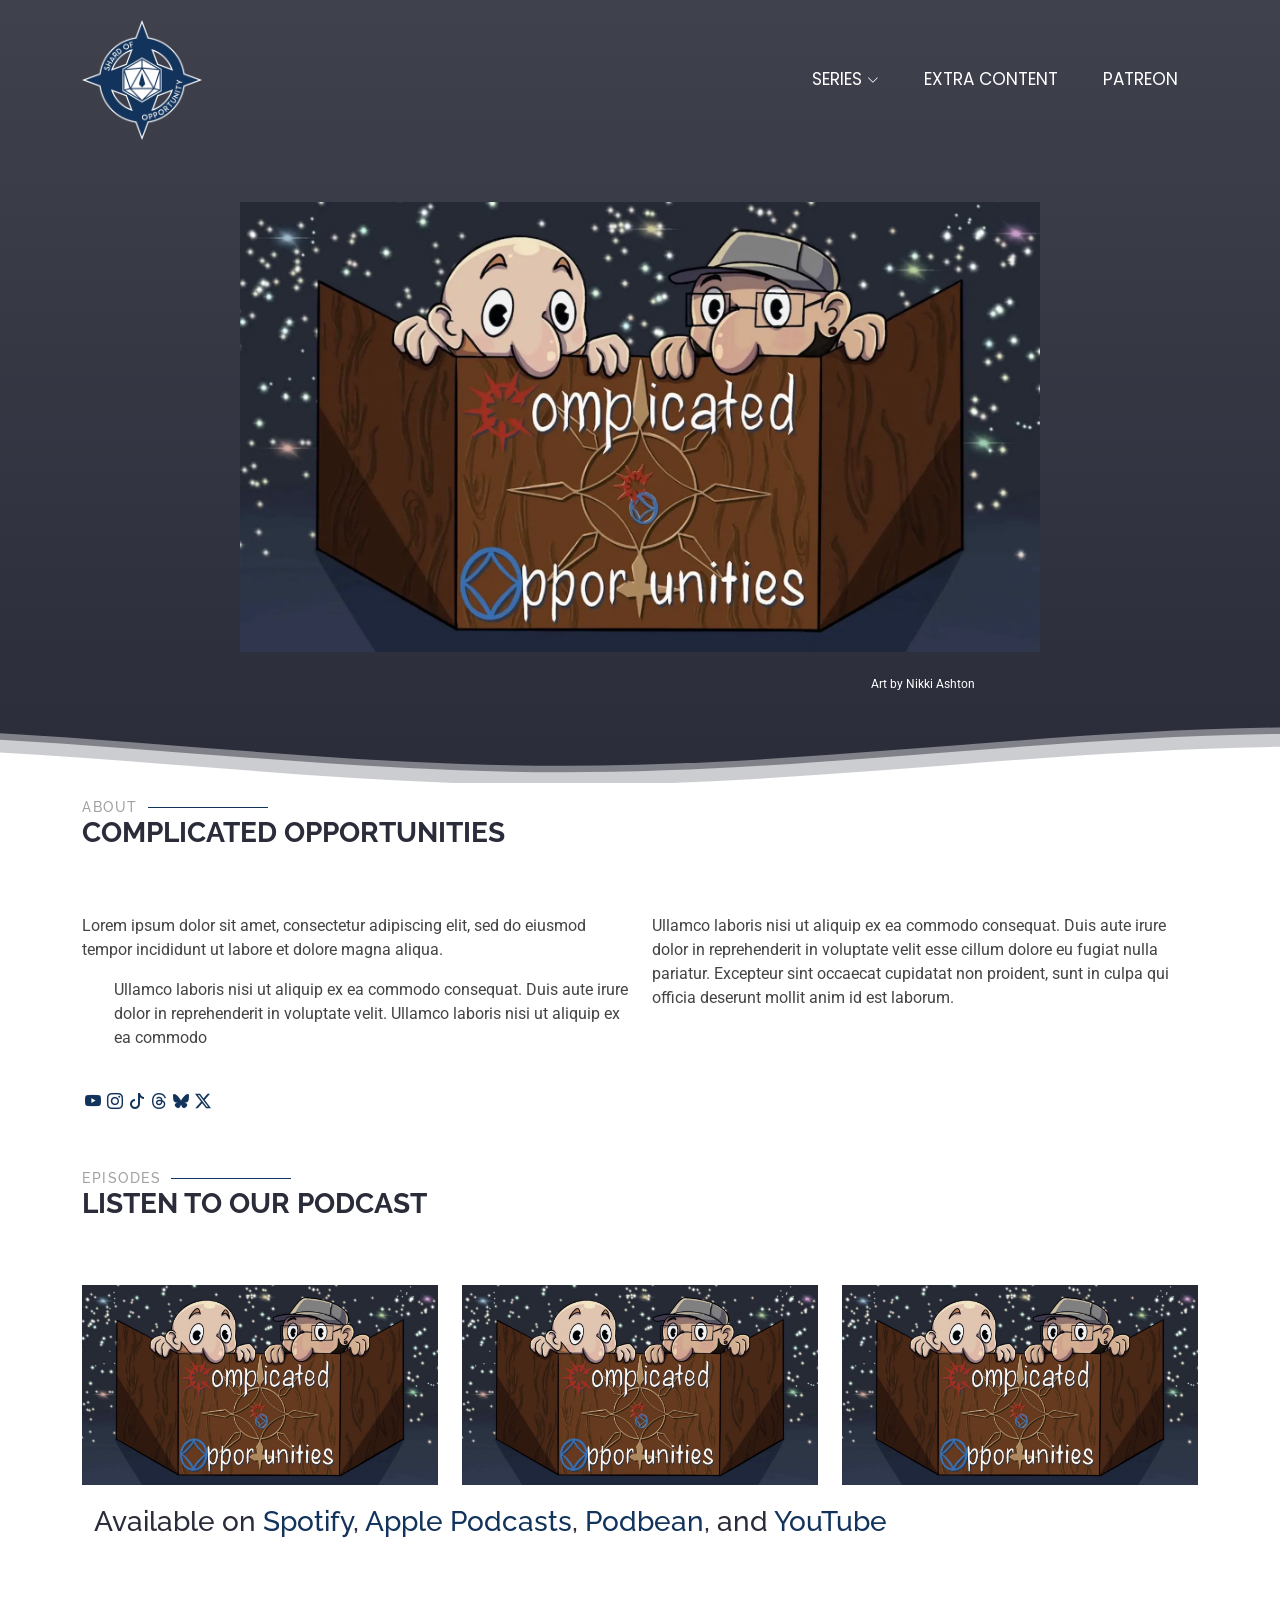
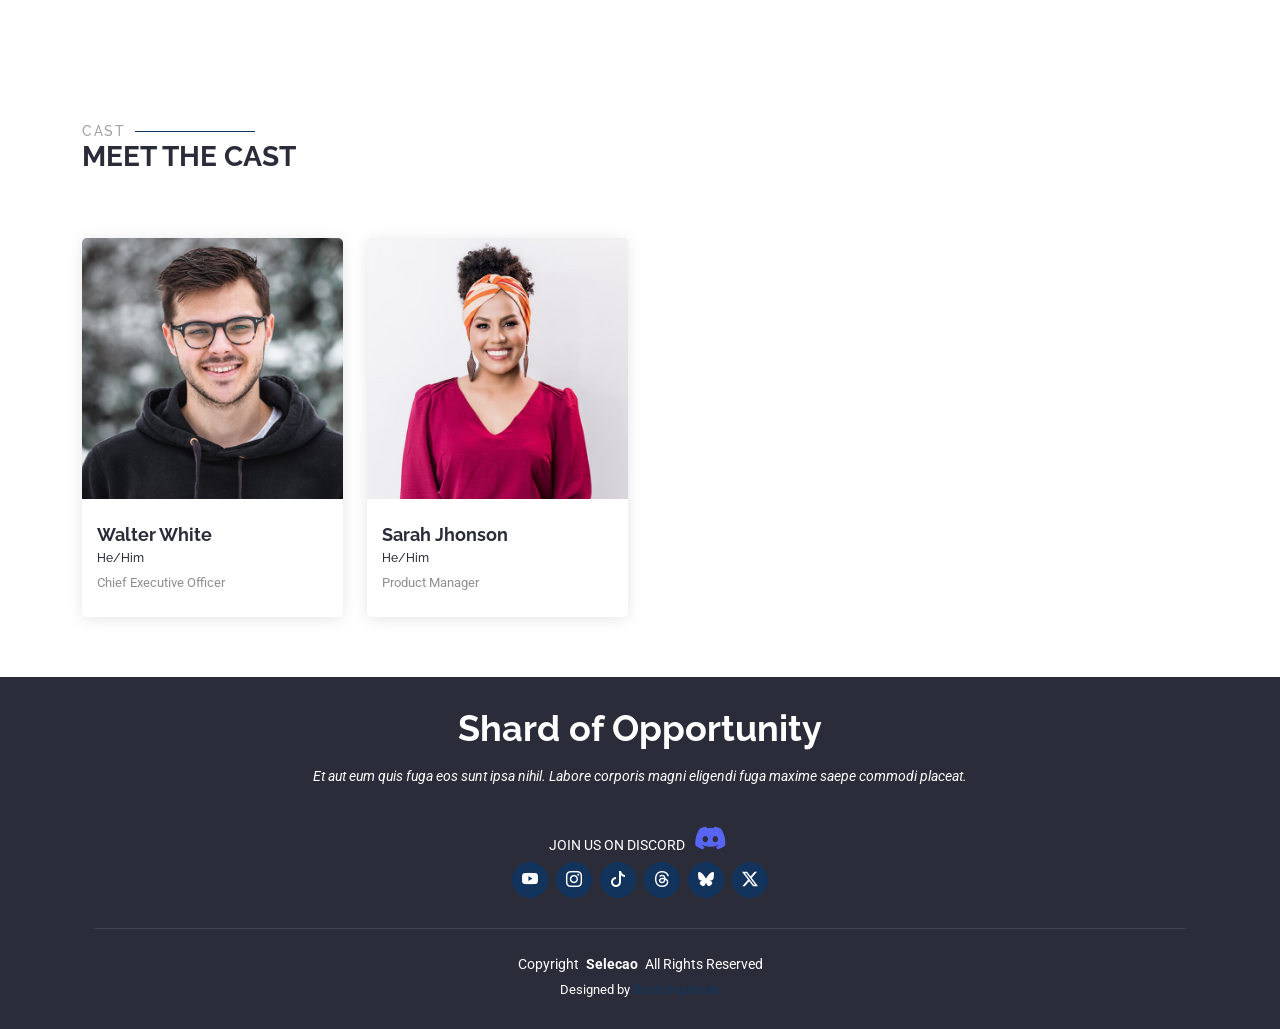
<file: series/complicatedopportunities.html>
<!DOCTYPE html>
<html lang="en">

<head>
  <meta charset="utf-8">
  <meta content="width=device-width, initial-scale=1.0" name="viewport">
  <title>Complicated Opportunities</title>
  <meta name="description" content="">
  <meta name="keywords" content="">

  <!-- Favicons -->
  <link href="../assets/img/favicon.png" rel="icon">
  <link href="../assets/img/apple-touch-icon.png" rel="apple-touch-icon">

  <!-- Fonts -->
  <link href="https://fonts.googleapis.com" rel="preconnect">
  <link href="https://fonts.gstatic.com" rel="preconnect" crossorigin>
  <link href="https://fonts.googleapis.com/css2?family=Roboto:ital,wght@0,100;0,300;0,400;0,500;0,700;0,900;1,100;1,300;1,400;1,500;1,700;1,900&family=Poppins:ital,wght@0,100;0,200;0,300;0,400;0,500;0,600;0,700;0,800;0,900;1,100;1,200;1,300;1,400;1,500;1,600;1,700;1,800;1,900&family=Raleway:ital,wght@0,100;0,200;0,300;0,400;0,500;0,600;0,700;0,800;0,900;1,100;1,200;1,300;1,400;1,500;1,600;1,700;1,800;1,900&display=swap" rel="stylesheet">

  <!-- Vendor CSS Files -->
  <link href="../assets/vendor/bootstrap/css/bootstrap.min.css" rel="stylesheet">
  <link href="../assets/vendor/bootstrap-icons/bootstrap-icons.css" rel="stylesheet">
  <link href="../assets/vendor/aos/aos.css" rel="stylesheet">
  <link href="../assets/vendor/animate.css/animate.min.css" rel="stylesheet">
  <link href="../assets/vendor/glightbox/css/glightbox.min.css" rel="stylesheet">
  <link href="../assets/vendor/swiper/swiper-bundle.min.css" rel="stylesheet">

  <!-- Main CSS File -->
  <link href="../assets/css/main.css" rel="stylesheet">

  <!-- =======================================================
  * Template Name: Selecao
  * Template URL: https://bootstrapmade.com/Selecao-bootstrap-template/
  * Updated: Aug 07 2024 with Bootstrap v5.3.3
  * Author: BootstrapMade.com
  * License: https://bootstrapmade.com/license/
  ======================================================== -->
</head>

<body class="index-page">

  <header id="header" class="header d-flex align-items-center fixed-top">
    <div class="container-fluid container-xl position-relative d-flex align-items-center justify-content-between">

      <a href="../index.html" class="logo d-flex align-items-center">
        <!-- Uncomment the line below if you also wish to use an image logo -->
        <img src="../assets/img/logo_main.png" alt="Shard of Opportunity Logo" style="height:120px">
       <!-- <h1 class="sitename">Shard of Opportunity</h1> -->
      </a>

      <nav id="navmenu" class="navmenu">
        <ul>
          <li class="dropdown"><a href="#"><span style="font-size: 17px;">SERIES</span><i class="bi bi-chevron-down toggle-dropdown"></i></a>
            <ul>
                <li class="dropdown"><a href="complicatedopportunities.html"><span>COMPLICATED OPPORTUNITIES</span></a>
              </li>
               <li class="dropdown"><a href="loosecanons.html"><span>LOOSE CANONS</span></a>
              </li>
               <li class="dropdown"><a href="canonwalkers.html"><span>CANONWALKERS</span></a>
               </li>
            </ul>
            </li>
            
            <li class="dropdown"><a href="../extracontent.html"><span style="font-size: 17px;">EXTRA CONTENT</span></a></li>
            
            <li><a href="https://www.patreon.com/cw/ShardofOpportunity"><span style="font-size: 17px;">PATREON</span></a></li>
            
            
          
          <!-- <li><a href="#contact">Contact</a></li> -->
        </ul>
        <i class="mobile-nav-toggle d-xl-none bi bi-list"></i>
      </nav>

    </div>
  </header>

  <main class="main">

    <!-- Hero Section -->
    <section id="hero" class="hero section dark-background">

      <div id="hero-carousel" data-bs-interval="5000" class="container carousel carousel-fade" data-bs-ride="carousel">

        <!-- Slide 1 -->
        <div class="carousel-item active">
          <div class="carousel-container-co">
            <!-- <h2 class="carousel-text">Complicated Opportunities</h2> -->
            <!--<p class="animate__animated animate__fadeInUp">Ut velit est quam dolor ad a aliquid qui aliquid. Sequi ea ut et est quaerat sequi nihil ut aliquam. Occaecati alias dolorem mollitia ut. Similique ea voluptatem. Esse doloremque accusamus repellendus deleniti vel. Minus et tempore modi architecto.</p>
            <!--<a href="#about" class="btn-get-started animate__animated animate__fadeInUp scrollto">Read More</a> -->
          </div>
          <p style = "font-size:12px; text-align: right; color:var(--default-color);">Art by Nikki Ashton</p>
        </div>

       

        

      </div>

      <svg class="hero-waves" xmlns="http://www.w3.org/2000/svg" xmlns:xlink="http://www.w3.org/1999/xlink" viewBox="0 24 150 28 " preserveAspectRatio="none">
        <defs>
          <path id="wave-path" d="M-160 44c30 0 58-18 88-18s 58 18 88 18 58-18 88-18 58 18 88 18 v44h-352z"></path>
        </defs>
        <g class="wave1">
          <use xlink:href="#wave-path" x="50" y="3"></use>
        </g>
        <g class="wave2">
          <use xlink:href="#wave-path" x="50" y="0"></use>
        </g>
        <g class="wave3">
          <use xlink:href="#wave-path" x="50" y="9"></use>
        </g>
      </svg>

    </section><!-- /Hero Section -->
    
    
    <!-- Section Title -->
      <div class="container section-title-series" data-aos="fade-up">
        <h2>About</h2>
        <p>Complicated Opportunities</p>
      </div><!-- End Section Title -->

      <div class="container">

        <div class="row gy-4">

          <div class="col-lg-6 content" data-aos="fade-up" data-aos-delay="100">
            <p>
              Lorem ipsum dolor sit amet, consectetur adipiscing elit, sed do eiusmod tempor incididunt ut labore et dolore
              magna aliqua.
            </p>
            <ul>
              <!--<li><i class="bi bi-check2-circle"></i>--> <span>Ullamco laboris nisi ut aliquip ex ea commodo consequat.</span></li>
              <!--<li><i class="bi bi-check2-circle"></i>--> <span>Duis aute irure dolor in reprehenderit in voluptate velit.</span></li>
              <!--<li><i class="bi bi-check2-circle"></i>--> <span>Ullamco laboris nisi ut aliquip ex ea commodo</span></li>
            </ul>
            
          </div>

          <div class="col-lg-6" data-aos="fade-up" data-aos-delay="200">
            <p>Ullamco laboris nisi ut aliquip ex ea commodo consequat. Duis aute irure dolor in reprehenderit in voluptate velit esse cillum dolore eu fugiat nulla pariatur. Excepteur sint occaecat cupidatat non proident, sunt in culpa qui officia deserunt mollit anim id est laborum. </p>
            <!-- <a href="#" class="read-more"><span>Read More</span><i class="bi bi-arrow-right"></i></a> -->
          </div>
          
          <div class="social-links d-flex justify-content-left">
              <a href="https://www.youtube.com/@ShardofOpportunity"><i class="bi bi-youtube" style = "padding:3px"></i></a>
              <a href="https://www.instagram.com/shardofopportunity/"><i class="bi bi-instagram" style = "padding:3px"></i></a>
              <a href="https://www.tiktok.com/@shard.of.opportunity"><i class="bi bi-tiktok" style = "padding:3px"></i></a>
              <a href="https://www.threads.com/@shardofopportunity"><i class="bi bi-threads" style = "padding:3px"></i></a>
              <!-- <a href=""><i class="bi bi-threads-fill"></i></a> -->
              <a href="https://bsky.app/profile/shardofopportunity.bsky.social"><i class="bi bi-bluesky" style = "padding:3px"></i></a>
              <a href="https://x.com/S_o_Opportunity"><i class="bi bi-twitter-x" style = "padding:3px"></i></a>
              <!-- <a href=""><i class="bi bi-facebook"></i></a> -->
            </div>

        </div>

      </div>
    </section><!-- /About Section -->
    
    
  <!-- Episodes Section -->
    <section id="portfolio" class="portfolio section">

      <!-- Section Title -->
      <div class="container section-title" data-aos="fade-up">
        <h2>Episodes</h2>
        <p>Listen to our podcast</p>
        
      </div><!-- End Section Title -->

      <div class="container">
       
        <div class="isotope-layout" data-default-filter="*" data-layout="masonry" data-sort="original-order">

          <div class="row gy-4 isotope-container" data-aos="fade-up" data-aos-delay="200">

            <div class="col-lg-4 col-md-6 portfolio-item isotope-item filter-co">
              <img src= "../assets/img/CO_thumbnails/CO_Default.jpg" width="560" height="315" class= "img-fluid" alt="" loading= "lazy">
              <div class="portfolio-info">
                <h4>Episode 1: What is the Cosmere RPG?</h4>
                <p>Description goes here</p>
                <!--<a href="https://www.youtube.com/embed/hciJ5njVq2E?si=uk6xKtPJ0sYti0tK" title="What is the Cosmere RPG?" data-gallery="portfolio-gallery-app" class="details-link"><i class="bi bi-youtube"></i></a> -->
                <a href="spotify" title="" class="details-link"><i class="bi bi-spotify"></i></a>
              </div>
            </div><!-- End Portfolio Item -->


           <div class="col-lg-4 col-md-6 portfolio-item isotope-item filter-co">
              <img src= "../assets/img/CO_thumbnails/CO_Default.jpg" width="560" height="315" class= "img-fluid" alt="" loading= "lazy">
              <div class="portfolio-info">
                <h4>Episode 1: What is the Cosmere RPG?</h4>
                <p>Description goes here</p>
                <!--<a href="https://www.youtube.com/embed/hciJ5njVq2E?si=uk6xKtPJ0sYti0tK" title="What is the Cosmere RPG?" data-gallery="portfolio-gallery-app" class="details-link"><i class="bi bi-youtube"></i></a> -->
                <a href="spotify" title="" class="details-link"><i class="bi bi-spotify"></i></a>
              </div>
            </div><!-- End Portfolio Item -->

            <div class="col-lg-4 col-md-6 portfolio-item isotope-item filter-co">
              <img src= "../assets/img/CO_thumbnails/CO_Default.jpg" width="560" height="315" class= "img-fluid" alt="" loading= "lazy">
              <div class="portfolio-info">
                <h4>Episode 1: What is the Cosmere RPG?</h4>
                <p>Description goes here</p>
                <!--<a href="https://www.youtube.com/embed/hciJ5njVq2E?si=uk6xKtPJ0sYti0tK" title="What is the Cosmere RPG?" data-gallery="portfolio-gallery-app" class="details-link"><i class="bi bi-youtube"></i></a> -->
                <a href="spotify" title="" class="details-link"><i class="bi bi-spotify"></i></a>
              </div>
            </div><!-- End Portfolio Item -->
            

          </div><!-- End Portfolio Container -->

        </div>
        
          <div class= "container section-title-series">
              <h3>Available on <a href= "">Spotify</a>, <a href="">Apple Podcasts</a>, <a href="">Podbean</a>, and <a href= "">YouTube</a></h3>
              
            </div>

      </div>

    </section><!-- /Episodes Section -->
   
   
   <!-- Characters Section -->
    <!-- <section id="portfolio" class="portfolio section">

      <!-- Section Title -->   
<!-- <div class="container section-title" data-aos="fade-up">
        <h2>Characters</h2>
        <p><a href= "https://www.youtube.com/watch?v=hciJ5njVq2E&list=PL4lIg3IsPloRc__3G8plaC98Y6eNMPU0U">Watch on YouTube</a></p>
        
      </div><!-- End Section Title -->

     <!-- <div class="container">
       
        <div class="isotope-layout" data-default-filter="*" data-layout="masonry" data-sort="original-order">

          <div class="row gy-4 isotope-container" data-aos="fade-up" data-aos-delay="200">

            <div class="col-lg-4 col-md-6 portfolio-item isotope-item filter-cw">
              <div class="flip-card">
                <div class="flip-card-inner">
                  <div class="flip-card-front">
                    <img src="../assets/img/lc_characters/Batarab_card.png" alt="Avatar" width="300" height="300" class= "img-fluid">
                  </div>
                  <div class="flip-card-back">
                    <h1>Batarab</h1>
                    <p>Architect & Engineer</p>
                    <p>We love that guy</p>
                  </div>
                </div>
              </div>
            </div>
            
            <div class="col-lg-4 col-md-6 portfolio-item isotope-item filter-cw">
              <div class="flip-card">
                <div class="flip-card-inner">
                  <div class="flip-card-front">
                    <img src="../assets/img/lc_characters/Tevlin_card.png" alt="Avatar" width="300" height="300" class= "img-fluid">
                  </div>
                  <div class="flip-card-back">
                    <h1>Tevlin</h1>
                    <p>Architect & Engineer</p>
                    <p>We love that guy</p>
                  </div>
                </div>
              </div>
            </div>
            
            <div class="col-lg-4 col-md-6 portfolio-item isotope-item filter-cw">
              <div class="flip-card">
                <div class="flip-card-inner">
                  <div class="flip-card-front">
                    <img src="../assets/img/lc_characters/Grove_card.png" alt="Avatar" width="300" height="300" class= "img-fluid">
                  </div>
                  <div class="flip-card-back">
                    <h1>Grove</h1>
                    <p>Architect & Engineer</p>
                    <p>We love that guy</p>
                  </div>
                </div>
              </div>
            </div>
            
            <div class="col-lg-4 col-md-6 portfolio-item isotope-item filter-cw">
              <div class="flip-card">
                <div class="flip-card-inner">
                  <div class="flip-card-front">
                    <img src="../assets/img/lc_characters/Nakal_card.png" alt="Avatar" width="300" height="300" class= "img-fluid">
                  </div>
                  <div class="flip-card-back">
                    <h1>Nakal</h1>
                    <p>Architect & Engineer</p>
                    <p>We love that guy</p>
                  </div>
                </div>
              </div>
            </div>
            
            <div class="col-lg-4 col-md-6 portfolio-item isotope-item filter-cw">
              <div class="flip-card">
                <div class="flip-card-inner">
                  <div class="flip-card-front">
                    <img src="../assets/img/lc_characters/Bryn_card.png" alt="Avatar" width="300" height="300" class= "img-fluid">
                  </div>
                  <div class="flip-card-back">
                    <h1>Bryn</h1>
                    <p>Architect & Engineer</p>
                    <p>We love that guy</p>
                  </div>
                </div>
              </div>
            </div>
            
            <!-- <div class="col-lg-4 col-md-6 portfolio-item isotope-item filter-cw">
              <div class="flip-card">
                <div class="flip-card-inner">
                  <div class="flip-card-front">
                    <img src="../assets/img/cw_characters/Farav_card.png" alt="Avatar" width="300" height="300" class= "img-fluid">
                  </div>
                  <div class="flip-card-back">
                    <h1>Farav</h1>
                    <p>Architect & Engineer</p>
                    <p>We love that guy</p>
                  </div>
                </div>
              </div>
            </div> 
          
          </div>
        
        </div>
      
      </div>
   
   </section> -->
   
   <!-- /Characters Section -->
  
    <!-- Cast Section -->
    <section id="team" class="team section">

      <!-- Section Title -->
      <div class="container section-title" data-aos="fade-up">
        <h2>Cast</h2>
        <p>Meet the Cast</p>
      </div><!-- End Section Title -->

      <div class="container">

        <div class="row gy-4">

          <div class="col-lg-3 col-md-6 d-flex align-items-stretch" data-aos="fade-up" data-aos-delay="100">
            <div class="team-member">
              <div class="member-img">
                <img src="../assets/img/team/team-1.jpg" class="img-fluid" alt="" loading= "lazy">
                <div class="social">
                  <a href=""><i class="bi bi-twitter-x"></i></a>
                  <a href=""><i class="bi bi-facebook"></i></a>
                  <a href=""><i class="bi bi-instagram"></i></a>
                  <a href=""><i class="bi bi-linkedin"></i></a>
                </div>
              </div>
              <div class="member-info">
                <h4>Walter White</h4>
                <h6 style = "font-size:12px">He/Him</h6>
                <span>Chief Executive Officer</span>
              </div>
            </div>
          </div><!-- End Team Member -->

          <div class="col-lg-3 col-md-6 d-flex align-items-stretch" data-aos="fade-up" data-aos-delay="200">
            <div class="team-member">
              <div class="member-img">
                <img src="../assets/img/team/team-2.jpg" class="img-fluid" alt="" loading= "lazy">
                <div class="social">
                  <a href=""><i class="bi bi-twitter-x"></i></a>
                  <a href=""><i class="bi bi-facebook"></i></a>
                  <a href=""><i class="bi bi-instagram"></i></a>
                  <a href=""><i class="bi bi-linkedin"></i></a>
                </div>
              </div>
              <div class="member-info">
                <h4>Sarah Jhonson</h4>
                <h6 style = "font-size:12px">He/Him</h6>
                <span>Product Manager</span>
              </div>
            </div>
          </div><!-- End Team Member -->

        </div>

      </div>

    </section><!-- /Team Section -->

  </main>

  <footer id="footer" class="footer dark-background">
    <div class="container">
      <h3 class="sitename">Shard of Opportunity</h3>
      <p>Et aut eum quis fuga eos sunt ipsa nihil. Labore corporis magni eligendi fuga maxime saepe commodi placeat.</p>
              <a href="https://discord.com/invite/xkYScax8sN">
                <span class = "soo-link">JOIN US ON DISCORD</span>
                <i class="bi bi-discord" style="color: #5865F2; font-size: 30px; padding:7px;"></i>
                
              </a>
      <div class="social-links d-flex justify-content-center">
        <a href="https://www.youtube.com/@ShardofOpportunity"><i class="bi bi-youtube"></i></a>
        <a href="https://www.instagram.com/shardofopportunity/"><i class="bi bi-instagram"></i></a>
        <a href="https://www.tiktok.com/@shard.of.opportunity"><i class="bi bi-tiktok"></i></a>
        <a href="https://www.threads.com/@shardofopportunity"><i class="bi bi-threads"></i></a>
        <!-- <a href=""><i class="bi bi-threads-fill"></i></a> -->
        <a href="https://bsky.app/profile/shardofopportunity.bsky.social"><i class="bi bi-bluesky"></i></a>
        <a href="https://x.com/S_o_Opportunity"><i class="bi bi-twitter-x"></i></a>
        <!-- <a href=""><i class="bi bi-facebook"></i></a> -->
      </div>
      <div class="container">
        <div class="copyright">
          <span>Copyright</span> <strong class="px-1 sitename">Selecao</strong> <span>All Rights Reserved</span>
        </div>
        <div class="credits">
          <!-- All the links in the footer should remain intact. -->
          <!-- You can delete the links only if you've purchased the pro version. -->
          <!-- Licensing information: https://bootstrapmade.com/license/ -->
          <!-- Purchase the pro version with working PHP/AJAX contact form: https://bootstrapmade.com/selecao-bootstrap-template/ -->
          Designed by <a href="https://bootstrapmade.com/">BootstrapMade</a>
        </div>
      </div>
    </div>
  </footer>


  <!-- Scroll Top -->
  <a href="#" id="scroll-top" class="scroll-top d-flex align-items-center justify-content-center"><i class="bi bi-arrow-up-short"></i></a>

  <!-- Preloader -->
  <div id="preloader"></div>

  <!-- Vendor JS Files -->
  <script src="../assets/vendor/bootstrap/js/bootstrap.bundle.min.js"></script>
  <script src="../assets/vendor/php-email-form/validate.js"></script>
  <script src="../assets/vendor/aos/aos.js"></script>
  <script src="../assets/vendor/glightbox/js/glightbox.min.js"></script>
  <script src="../assets/vendor/imagesloaded/imagesloaded.pkgd.min.js"></script>
  <script src="../assets/vendor/isotope-layout/isotope.pkgd.min.js"></script>
  <script src="../assets/vendor/swiper/swiper-bundle.min.js"></script>

  <!-- Main JS File -->
  <script src="../assets/js/main.js"></script>

</body>

</html>
</file>
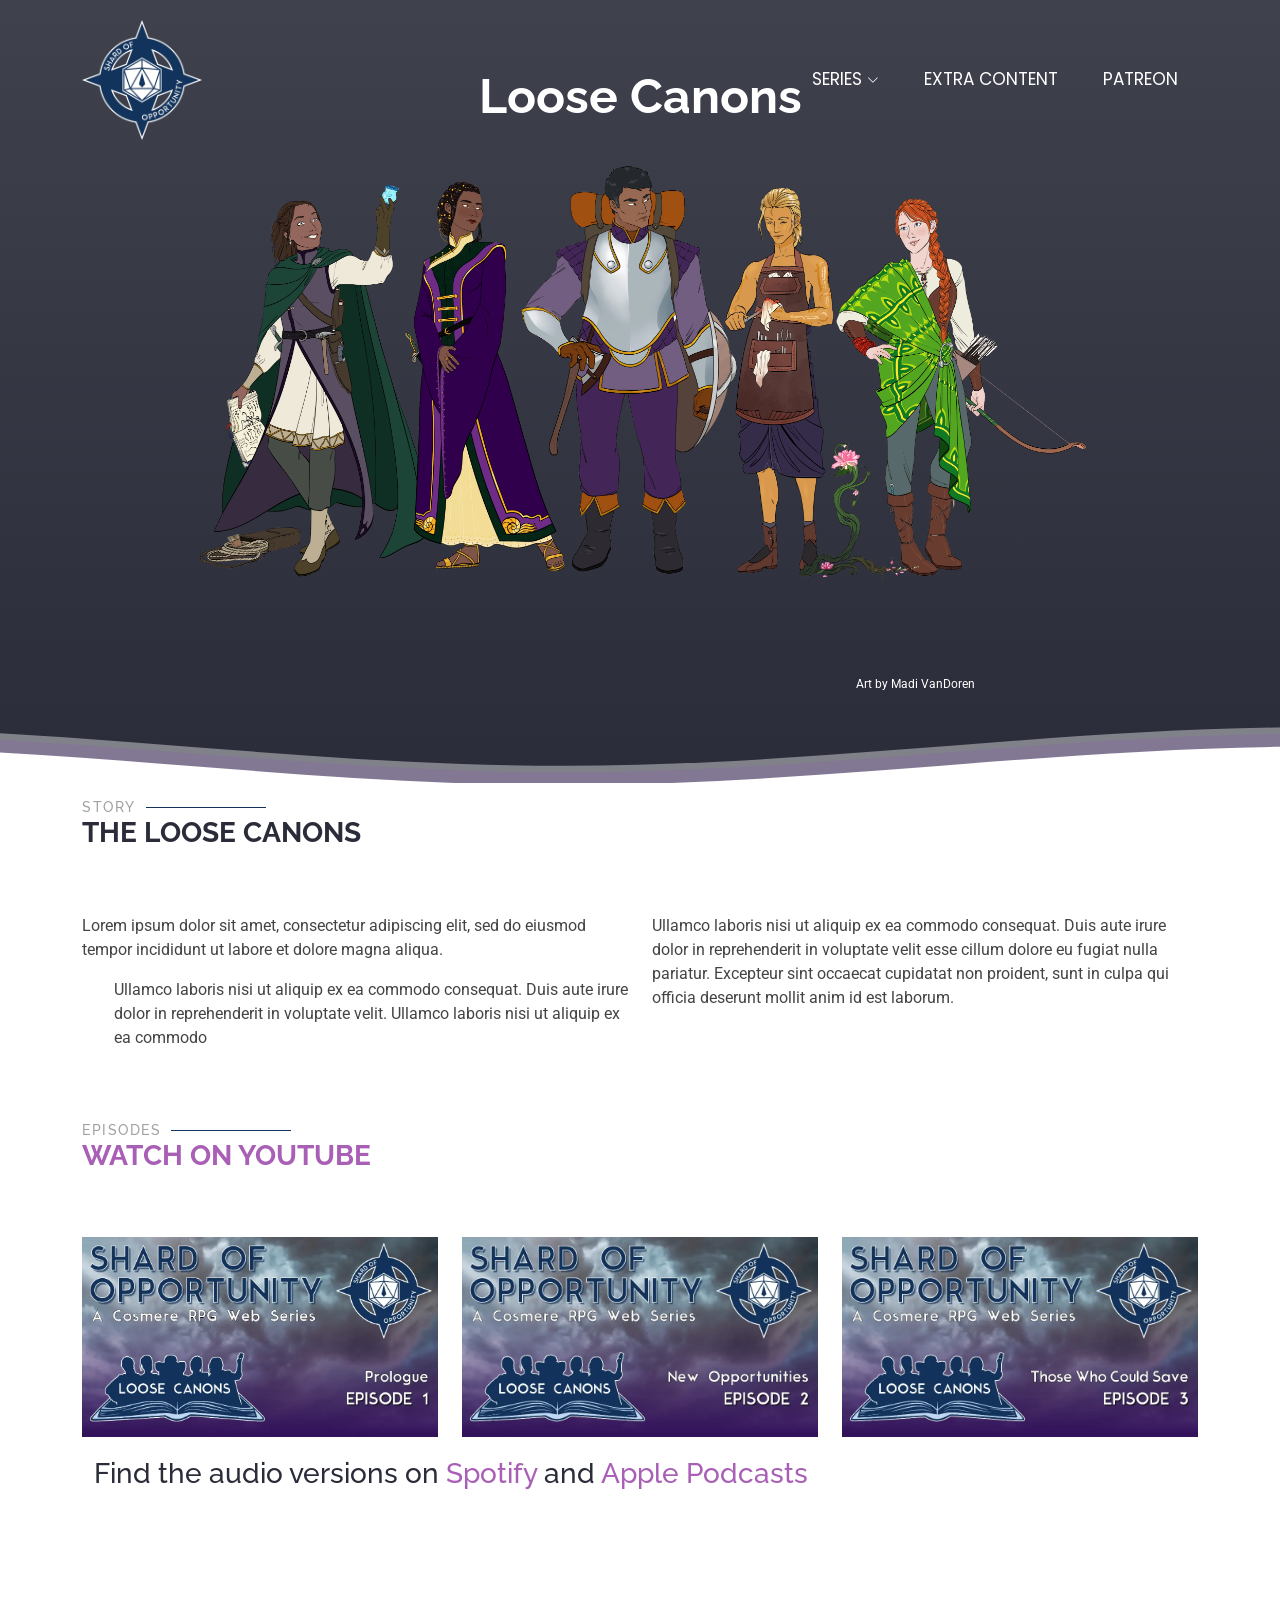
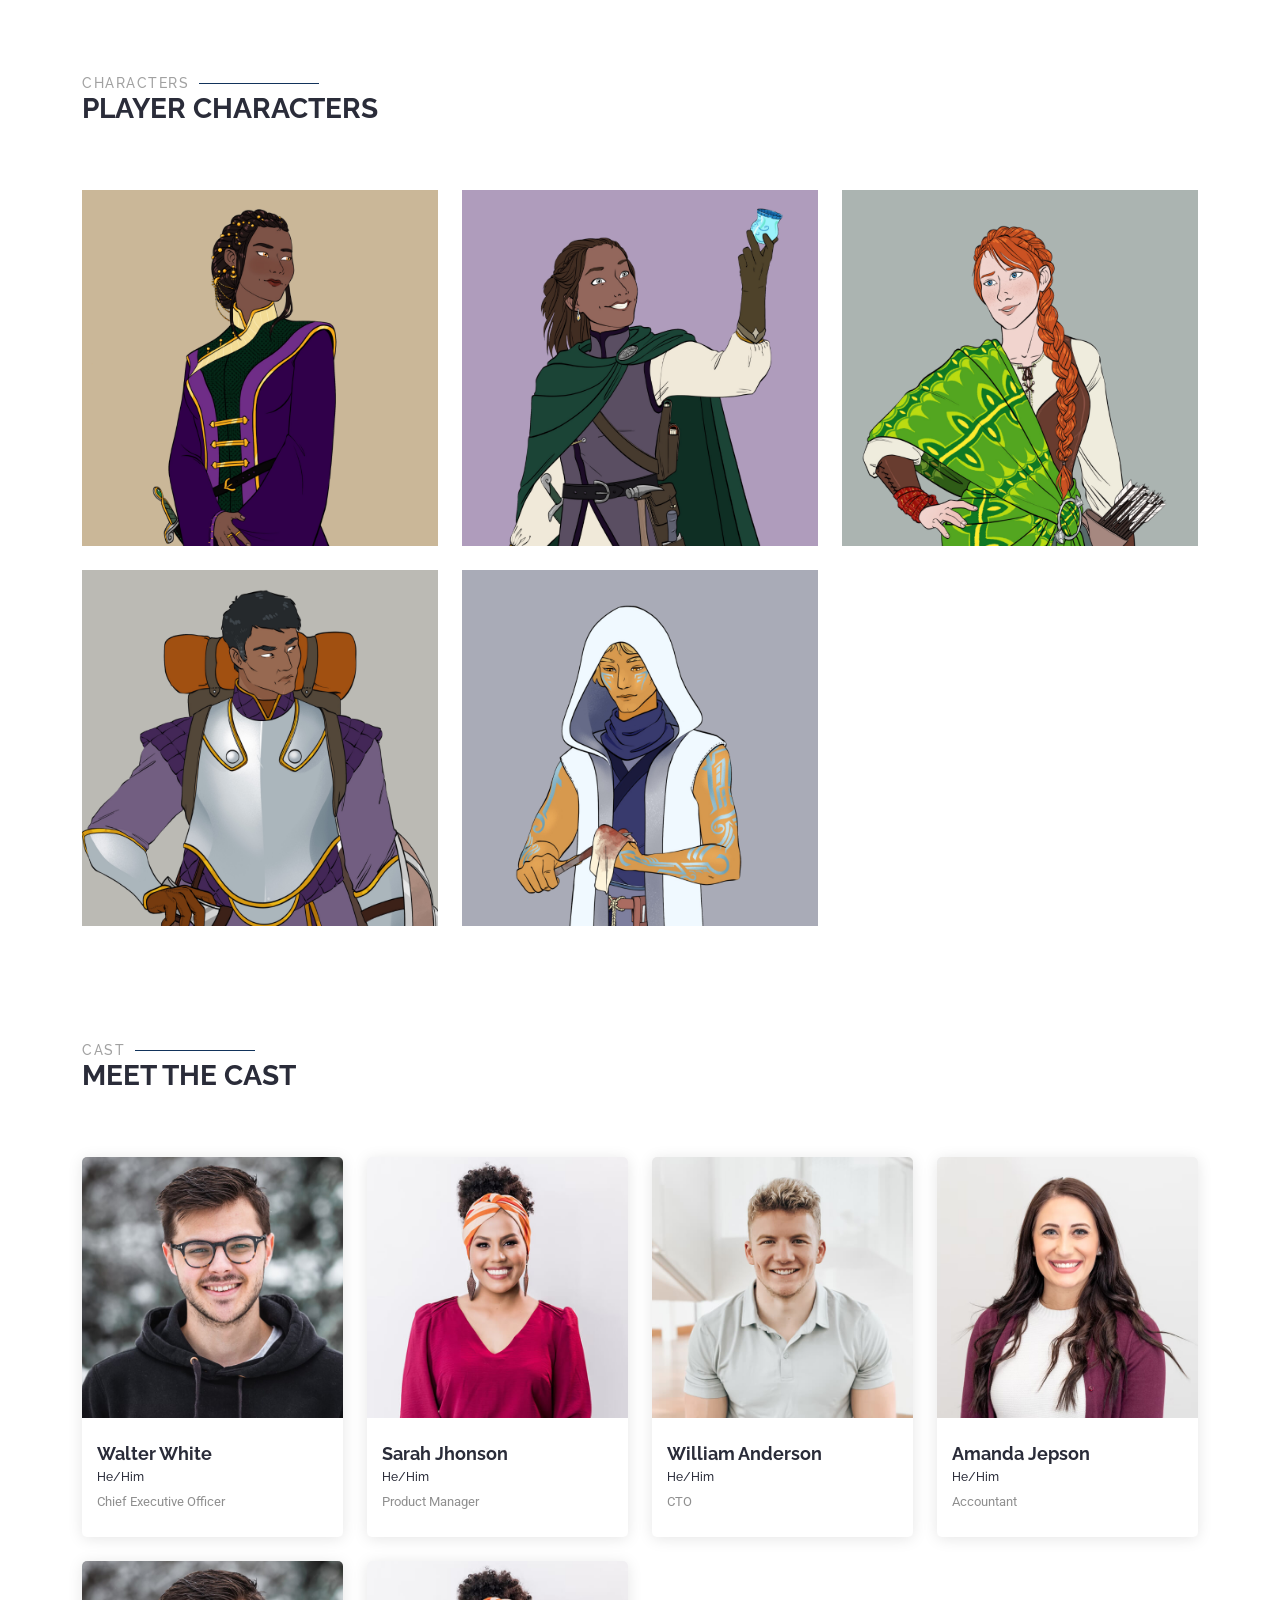
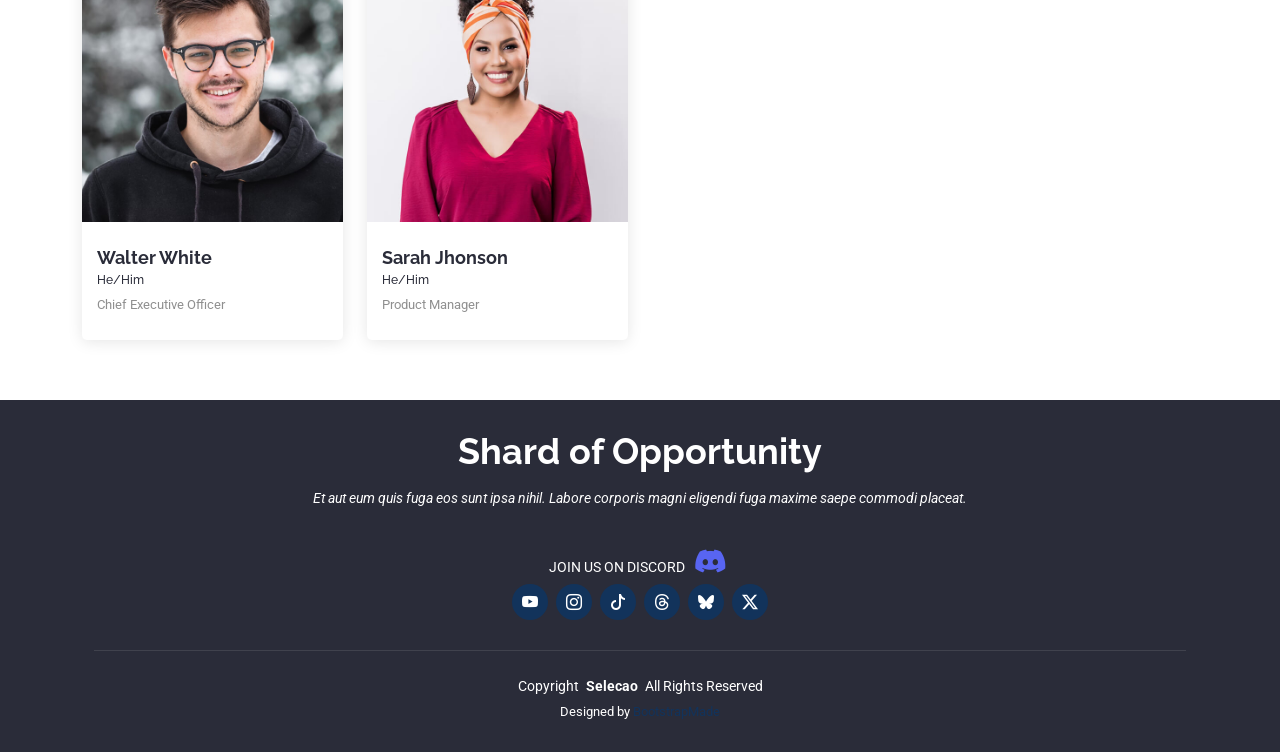
<file: series/loosecanons.html>
<!DOCTYPE html>
<html lang="en">

<head>
  <meta charset="utf-8">
  <meta content="width=device-width, initial-scale=1.0" name="viewport">
  <title>Loose Canons</title>
  <meta name="description" content="">
  <meta name="keywords" content="">

  <!-- Favicons -->
  <link href="../assets/img/favicon.png" rel="icon">
  <link href="../assets/img/apple-touch-icon.png" rel="apple-touch-icon">

  <!-- Fonts -->
  <link href="https://fonts.googleapis.com" rel="preconnect">
  <link href="https://fonts.gstatic.com" rel="preconnect" crossorigin>
  <link href="https://fonts.googleapis.com/css2?family=Roboto:ital,wght@0,100;0,300;0,400;0,500;0,700;0,900;1,100;1,300;1,400;1,500;1,700;1,900&family=Poppins:ital,wght@0,100;0,200;0,300;0,400;0,500;0,600;0,700;0,800;0,900;1,100;1,200;1,300;1,400;1,500;1,600;1,700;1,800;1,900&family=Raleway:ital,wght@0,100;0,200;0,300;0,400;0,500;0,600;0,700;0,800;0,900;1,100;1,200;1,300;1,400;1,500;1,600;1,700;1,800;1,900&display=swap" rel="stylesheet">

  <!-- Vendor CSS Files -->
  <link href="../assets/vendor/bootstrap/css/bootstrap.min.css" rel="stylesheet">
  <link href="../assets/vendor/bootstrap-icons/bootstrap-icons.css" rel="stylesheet">
  <link href="../assets/vendor/aos/aos.css" rel="stylesheet">
  <link href="../assets/vendor/animate.css/animate.min.css" rel="stylesheet">
  <link href="../assets/vendor/glightbox/css/glightbox.min.css" rel="stylesheet">
  <link href="../assets/vendor/swiper/swiper-bundle.min.css" rel="stylesheet">

  <!-- Main CSS File -->
  <link href="../assets/css/main.css" rel="stylesheet">

  <!-- =======================================================
  * Template Name: Selecao
  * Template URL: https://bootstrapmade.com/Selecao-bootstrap-template/
  * Updated: Aug 07 2024 with Bootstrap v5.3.3
  * Author: BootstrapMade.com
  * License: https://bootstrapmade.com/license/
  ======================================================== -->
</head>

<body class="index-page">

  <header id="header" class="header d-flex align-items-center fixed-top">
    <div class="container-fluid container-xl position-relative d-flex align-items-center justify-content-between">

      <a href="../index.html" class="logo d-flex align-items-center">
        <!-- Uncomment the line below if you also wish to use an image logo -->
        <img src="../assets/img/logo_main.png" alt="Shard of Opportunity Logo" style="height:120px">
       <!-- <h1 class="sitename">Shard of Opportunity</h1> -->
      </a>

      <nav id="navmenu" class="navmenu">
        <ul>
          <li class="dropdown"><a href="#"><span style="font-size: 17px;">SERIES</span><i class="bi bi-chevron-down toggle-dropdown"></i></a>
            <ul>
               <li class="dropdown"><a href="complicatedopportunities.html"><span>COMPLICATED OPPORTUNITIES</span></a>
              </li>
               <li class="dropdown"><a href="loosecanons.html"><span>LOOSE CANONS</span></a>
              </li>
               <li class="dropdown"><a href="canonwalkers.html"><span>CANONWALKERS</span></a>
               </li>
            </ul>
            </li>
            
            <li class="dropdown"><a href="../extracontent.html"><span style="font-size: 17px;">EXTRA CONTENT</span></a></li>
            
            <li><a href="https://www.patreon.com/cw/ShardofOpportunity"><span style="font-size: 17px;">PATREON</span></a></li>
            
            
          
          <!-- <li><a href="#contact">Contact</a></li> -->
        </ul>
        <i class="mobile-nav-toggle d-xl-none bi bi-list"></i>
      </nav>

    </div>
  </header>

  <main class="main">

    <!-- Hero Section -->
    <section id="hero" class="hero section dark-background">

      <div id="hero-carousel" data-bs-interval="5000" class="container carousel carousel-fade" data-bs-ride="carousel">

        <!-- Slide 1 -->
        <div class="carousel-item active">
          <div class="carousel-container-lc">
            <h2 class="carousel-text">Loose Canons</h2>
            <!--<p class="animate__animated animate__fadeInUp">Ut velit est quam dolor ad a aliquid qui aliquid. Sequi ea ut et est quaerat sequi nihil ut aliquam. Occaecati alias dolorem mollitia ut. Similique ea voluptatem. Esse doloremque accusamus repellendus deleniti vel. Minus et tempore modi architecto.</p>
            <!--<a href="#about" class="btn-get-started animate__animated animate__fadeInUp scrollto">Read More</a> -->
          </div>
          <p style = "font-size:12px; text-align: right; color:color:var(--default-color);">Art by Madi VanDoren</p>
        </div>

       

        

      </div>

      <svg class="hero-waves" xmlns="http://www.w3.org/2000/svg" xmlns:xlink="http://www.w3.org/1999/xlink" viewBox="0 24 150 28 " preserveAspectRatio="none">
        <defs>
          <path id="wave-path" d="M-160 44c30 0 58-18 88-18s 58 18 88 18 58-18 88-18 58 18 88 18 v44h-352z"></path>
        </defs>
        <g class="wave1-lc">
          <use xlink:href="#wave-path" x="50" y="3"></use>
        </g>
        <g class="wave2">
          <use xlink:href="#wave-path" x="50" y="0"></use>
        </g>
        <g class="wave3">
          <use xlink:href="#wave-path" x="50" y="9"></use>
        </g>
      </svg>

    </section><!-- /Hero Section -->
    
    
    <!-- Section Title -->
      <div class="container section-title-series" data-aos="fade-up">
        <h2>Story</h2>
        <p>The Loose Canons</p>
      </div><!-- End Section Title -->

      <div class="container">

        <div class="row gy-4">

          <div class="col-lg-6 content" data-aos="fade-up" data-aos-delay="100">
            <p>
              Lorem ipsum dolor sit amet, consectetur adipiscing elit, sed do eiusmod tempor incididunt ut labore et dolore
              magna aliqua.
            </p>
            <ul>
              <!--<li><i class="bi bi-check2-circle"></i>--> <span>Ullamco laboris nisi ut aliquip ex ea commodo consequat.</span></li>
              <!--<li><i class="bi bi-check2-circle"></i>--> <span>Duis aute irure dolor in reprehenderit in voluptate velit.</span></li>
              <!--<li><i class="bi bi-check2-circle"></i>--> <span>Ullamco laboris nisi ut aliquip ex ea commodo</span></li>
            </ul>
          </div>

          <div class="col-lg-6" data-aos="fade-up" data-aos-delay="200">
            <p>Ullamco laboris nisi ut aliquip ex ea commodo consequat. Duis aute irure dolor in reprehenderit in voluptate velit esse cillum dolore eu fugiat nulla pariatur. Excepteur sint occaecat cupidatat non proident, sunt in culpa qui officia deserunt mollit anim id est laborum. </p>
            <!-- <a href="#" class="read-more"><span>Read More</span><i class="bi bi-arrow-right"></i></a> -->
          </div>

        </div>

      </div>
    </section><!-- /About Section -->
    
    
  <!-- Episodes Section -->
    <section id="portfolio" class="portfolio section">

      <!-- Section Title -->
      <div class="container section-title" data-aos="fade-up">
        <h2>Episodes</h2>
        <p><a href= "https://www.youtube.com/watch?v=x6whjRoSuQc&list=PL4lIg3IsPloSf5AUh_NFs9vQF3Ti27GfA" class = "lc-link">Watch on YouTube</a></p>
        
      </div><!-- End Section Title -->

      <div class="container">
       
        <div class="isotope-layout" data-default-filter="*" data-layout="masonry" data-sort="original-order">

          <div class="row gy-4 isotope-container" data-aos="fade-up" data-aos-delay="200">

            <div class="col-lg-4 col-md-6 portfolio-item isotope-item filter-lc">
              <img src= "../assets/img/LC_thumbnails/LC1.webp" width="560" height="315" class= "img-fluid" alt="" loading= "lazy">
              <div class="portfolio-info">
                <h4>Episode 1: Prologue</h4>
                <p>While there are those who follow a set story, there are those who journey to create their own destination. Follow along as Opportunity invests itself within new arrivals and residents of the war camps and propels them forward to adventure within the Unclaimed Hills. <!--Enjoy the first episode of the Loose Canons!--></p>
                <a href="https://youtu.be/x6whjRoSuQc" title="Prologue" data-gallery="portfolio-gallery-app" class="details-link"><i class="bi bi-youtube"></i></a>
                <!--<a href="spotify" title="" class="details-link"><i class="bi bi-spotify"></i></a> -->
              </div>
            </div><!-- End Portfolio Item -->


           <div class="col-lg-4 col-md-6 portfolio-item isotope-item filter-lc">
              <img src= "../assets/img/LC_thumbnails/LC2.webp" width="560" height="315" class= "img-fluid" alt="" loading= "lazy">
              <div class="portfolio-info">
                <h4>Episode 2: New Opportunities</h4>
                <p>A window of Opportunity opens for Tevlin and Grove to slip away under the cover of night, but Batarab and Nakal are close behind. 
The Loose Canons set off toward their destination, but no true journey is one where everything is planned.</p>
                <a href="https://youtu.be/fktGi4FRYBQ" title="New Opportunities" data-gallery="portfolio-gallery-app" class="details-link"><i class="bi bi-youtube"></i></a>
                <!--<a href="spotify" title="" class="details-link"><i class="bi bi-spotify"></i></a> -->
              </div>
            </div><!-- End Portfolio Item -->

            <div class="col-lg-4 col-md-6 portfolio-item isotope-item filter-lc">
              <img src= "../assets/img/LC_thumbnails/LC3.webp" width="560" height="315" class= "img-fluid" alt="" loading= "lazy">
              <div class="portfolio-info">
                <h4>Episode 3: Those Who Could Save</h4>
                <p>After a long trek through the Unclaimed Hills, the Loose Canons find themselves at an ancient ruin. It reeks of death and betrayal - and an Opportunity for justice to be brought forward. Maybe it lies in treasure or, perhaps, another step forward in the path untrodden.
<!--Tune in once again for the next adventure of the Loose Canons homebrew adventure!--></p>
                <a href="https://youtu.be/Ne8RFtpbFOA" title="Those Who Could Save" data-gallery="portfolio-gallery-app" class="details-link"><i class="bi bi-youtube"></i></a>
                <!--<a href="spotify" title="" class="details-link"><i class="bi bi-spotify"></i></a> -->
              </div>
            </div><!-- End Portfolio Item -->
            

          </div><!-- End Portfolio Container -->

        </div>
        
          <div class= "container section-title-series">
              <h3>Find the audio versions on <a href= "" class = "lc-link">Spotify</a> and <a href="" class = "lc-link">Apple Podcasts</a></h3>
              
            </div>

      </div>

    </section><!-- /Episodes Section -->
   
   
   <!-- Characters Section -->
    <section id="portfolio" class="portfolio section">

      <!-- Section Title -->   
<div class="container section-title" data-aos="fade-up">
        <h2>Characters</h2>
        <p>Player Characters</p>
      </div><!-- End Section Title -->

      <div class="container">
       
        <div class="isotope-layout" data-default-filter="*" data-layout="masonry" data-sort="original-order">

          <div class="row gy-4 isotope-container" data-aos="fade-up" data-aos-delay="200">

            <div class="col-lg-4 col-md-6 d-flex align-items-stretch portfolio-item isotope-item">
              <div class="flip-card">
                <div class="flip-card-inner">
                  <div class="flip-card-front">
                    <img src="../assets/img/lc_characters/Batarab_card.png" alt="Batarab" width = "400" height = "400" class= "img-fluid" loading= "lazy">
                  </div>
                  <div class="flip-card-back">
                    <h3 style = "color: #FFFFFF">Batarab Cadilar</h3>
                    <p>Player: Cate | Path: Leader/Lightweaver | Ancestry: Human | Pronouns: She/Her</p>
                    <p>Batarab Cadilar, an Alethi lighteyes born to a Companylord and a battle-axe of a mother, has been raised to embody all feminine Vorin values. Inspired by Jasnah's claim that a woman should choose their own role—what role does she truly want? Batarab loves to write and record but struggles to distinguish the rest of her true self from her upbringing. Perhaps she shouldn't be so horrified that her cousin Tevlin has dragged her on an adventure—societal pressure means little when you might become whitespine food. (Art by Madi VanDoren)</p>
                  </div>
                </div>
              </div>
            </div>
            
            <div class="col-lg-4 col-md-6 d-flex align-items-stretch portfolio-item isotope-item">
              <div class="flip-card">
                <div class="flip-card-inner">
                  <div class="flip-card-front">
                    <img src="../assets/img/lc_characters/Tevlin_card.png" alt="Tevlin" width="400" height="400" class= "img-fluid" loading= "lazy">
                  </div>
                  <div class="flip-card-back">
                    <h3 style = "color: #FFFFFF">Tevlin Hasham</h3>
                    <p>Player: Joshua (Jofwu) | Path: Scholar/Willshaper | Ancestry: Human | Pronouns: She/Her</p>
                    <p>Tevlin is a young lighteyed woman from Jah Keved with big dreams of becoming a world famous archeologist. She’s a scholar who wants to be outside getting crem on her hands rather than stuck inside a dusty old library. Tevlin is an extrovert, full of energy and a hunger for new adventures. She likes to challenge boundaries and ideas...But doesn't always think through the consequences or have the patience to reign back her often-hasty impulses. (Art by Madi VanDoren)</p>
                  </div>
                </div>
              </div>
            </div>
            
            <div class="col-lg-4 col-md-6 d-flex align-items-stretch portfolio-item isotope-item">
              <div class="flip-card">
                <div class="flip-card-inner">
                  <div class="flip-card-front">
                    <img src="../assets/img/lc_characters/Grove_card.png" alt="Grove" width="400" height="400" class= "img-fluid" loading= "lazy">
                  </div>
                  <div class="flip-card-back">
                    <h3 style = "color: #FFFFFF">Grove</h3>
                    <p>Player: Emily | Path: Hunter | Ancestry: Human | Pronouns: She/Her</p>
                    <p>Grove is a lighthearted and genuine Horneater who is quick to make friends. She admires the Kaluk’i’iki, the elite guides for the gods, and desires to join their ranks one day. Encouraged by her Wayfarer mother to travel Roshar and improve her hunting and tracking skills, she ended up in the Shattered Plains, eager to prove she has what it takes to pursue her dreams. (Art by Madi VanDoren)</p>
                  </div>
                </div>
              </div>
            </div>
            
            <div class="col-lg-4 col-md-6 d-flex align-items-stretch portfolio-item isotope-item">
              <div class="flip-card">
                <div class="flip-card-inner">
                  <div class="flip-card-front">
                    <img src="../assets/img/lc_characters/Nakal_card.png" alt="Nakal" width="400" height="400" class= "img-fluid" loading= "lazy">
                  </div>
                  <div class="flip-card-back">
                    <h3 style = "color: #FFFFFF">Nakal Palar</h3>
                    <p>Player: Doug | Path: Warrior/Stoneward | Ancestry: Human | Pronouns: He/Him</p>
                    <p>Nakal Palar is a life-long soldier like his father before him. His dedication to his duty is one of his driving factors and his instilled care for protecting the innocent stems from a lifelong of serving as a house guard. After some "disagreements" with the light eyes of his house about the use of slaves he was "promoted" to Batarab's personal guard. (Art by Madi VanDoren)</p>
                  </div>
                </div>
              </div>
            </div>
            
            <div class="col-lg-4 col-md-6 d-flex align-items-stretch portfolio-item isotope-item">
              <div class="flip-card">
                <div class="flip-card-inner">
                  <div class="flip-card-front">
                    <img src="../assets/img/lc_characters/Bryn_card.png" alt="Bryn" width="400" height="400" class= "img-fluid" loading= "lazy">
                  </div>
                  <div class="flip-card-back">
                    <h3 style = "color: #FFFFFF">Bryn</h3>
                    <p>Player: Chris (Doc) | Path: Scholar/Edgedancer | Ancestry: Human | Pronouns: He/Him</p>
                    <p>Bryn is an Iriali medic trained in Kharbranth. He has a very fact driven mind and until recently had not spent a lot of time around people. As a devout follower of the One, he tends to believe that all experiences, even bad ones, are valuable and important. Yet after traveling to the Shattered Planes and spending time with Listener groups willing to accept him, he has begun to see the atrocities of war first hand. The pain and suffering are starting to cause cracks in his faith. He records his own experiences and those of all the people he meets. They must be remembered. (Art by Madi VanDoren)</p>
                  </div>
                </div>
              </div>
            </div>
            
            <!-- <div class="col-lg-4 col-md-6 portfolio-item isotope-item filter-cw">
              <div class="flip-card">
                <div class="flip-card-inner">
                  <div class="flip-card-front">
                    <img src="../assets/img/cw_characters/Farav_card.png" alt="Avatar" width="300" height="300" class= "img-fluid">
                  </div>
                  <div class="flip-card-back">
                    <h1>Farav</h1>
                    <p>Architect & Engineer</p>
                    <p>We love that guy</p>
                  </div>
                </div>
              </div>
            </div> -->
          
          </div>
        
        </div>
      
      </div>
   
   </section><!-- /Characters Section -->
  
    <!-- Cast Section -->
    <section id="team" class="team section">

      <!-- Section Title -->
      <div class="container section-title" data-aos="fade-up">
        <h2>Cast</h2>
        <p>Meet the Cast</p>
      </div><!-- End Section Title -->

      <div class="container">

        <div class="row gy-4">

          <div class="col-lg-3 col-md-6 d-flex align-items-stretch" data-aos="fade-up" data-aos-delay="100">
            <div class="team-member">
              <div class="member-img">
                <img src="../assets/img/team/team-1.jpg" class="img-fluid" alt="" loading= "lazy">
                <div class="social">
                  <a href=""><i class="bi bi-twitter-x"></i></a>
                  <a href=""><i class="bi bi-facebook"></i></a>
                  <a href=""><i class="bi bi-instagram"></i></a>
                  <a href=""><i class="bi bi-linkedin"></i></a>
                </div>
              </div>
              <div class="member-info">
                <h4>Walter White</h4>
                <h6 style = "font-size:12px">He/Him</h6>
                <span>Chief Executive Officer</span>
              </div>
            </div>
          </div><!-- End Team Member -->

          <div class="col-lg-3 col-md-6 d-flex align-items-stretch" data-aos="fade-up" data-aos-delay="200">
            <div class="team-member">
              <div class="member-img">
                <img src="../assets/img/team/team-2.jpg" class="img-fluid" alt="" loading= "lazy">
                <div class="social">
                  <a href=""><i class="bi bi-twitter-x"></i></a>
                  <a href=""><i class="bi bi-facebook"></i></a>
                  <a href=""><i class="bi bi-instagram"></i></a>
                  <a href=""><i class="bi bi-linkedin"></i></a>
                </div>
              </div>
              <div class="member-info">
                <h4>Sarah Jhonson</h4>
                <h6 style = "font-size:12px">He/Him</h6>
                <span>Product Manager</span>
              </div>
            </div>
          </div><!-- End Team Member -->

          <div class="col-lg-3 col-md-6 d-flex align-items-stretch" data-aos="fade-up" data-aos-delay="300">
            <div class="team-member">
              <div class="member-img">
                <img src="../assets/img/team/team-3.jpg" class="img-fluid" alt="" loading= "lazy">
                <div class="social">
                  <a href=""><i class="bi bi-twitter-x"></i></a>
                  <a href=""><i class="bi bi-facebook"></i></a>
                  <a href=""><i class="bi bi-instagram"></i></a>
                  <a href=""><i class="bi bi-linkedin"></i></a>
                </div>
              </div>
              <div class="member-info">
                <h4>William Anderson</h4>
                <h6 style = "font-size:12px">He/Him</h6>
                <span>CTO</span>
              </div>
            </div>
          </div><!-- End Team Member -->

          <div class="col-lg-3 col-md-6 d-flex align-items-stretch" data-aos="fade-up" data-aos-delay="400">
            <div class="team-member">
              <div class="member-img">
                <img src="../assets/img/team/team-4.jpg" class="img-fluid" alt="" loading= "lazy">
                <div class="social">
                  <a href=""><i class="bi bi-twitter-x"></i></a>
                  <a href=""><i class="bi bi-facebook"></i></a>
                  <a href=""><i class="bi bi-instagram"></i></a>
                  <a href=""><i class="bi bi-linkedin"></i></a>
                </div>
              </div>
              <div class="member-info">
                <h4>Amanda Jepson</h4>
                <h6 style = "font-size:12px">He/Him</h6>
                <span>Accountant</span>
              </div>
            </div>
          </div><!-- End Team Member -->
          
          <div class="col-lg-3 col-md-6 d-flex align-items-stretch" data-aos="fade-up" data-aos-delay="100">
            <div class="team-member">
              <div class="member-img">
                <img src="../assets/img/team/team-1.jpg" class="img-fluid" alt="" loading= "lazy">
                <div class="social">
                  <a href=""><i class="bi bi-twitter-x"></i></a>
                  <a href=""><i class="bi bi-facebook"></i></a>
                  <a href=""><i class="bi bi-instagram"></i></a>
                  <a href=""><i class="bi bi-linkedin"></i></a>
                </div>
              </div>
              <div class="member-info">
                <h4>Walter White</h4>
                <h6 style = "font-size:12px">He/Him</h6>
                <span>Chief Executive Officer</span>
              </div>
            </div>
          </div><!-- End Team Member -->

          <div class="col-lg-3 col-md-6 d-flex align-items-stretch" data-aos="fade-up" data-aos-delay="200">
            <div class="team-member">
              <div class="member-img">
                <img src="../assets/img/team/team-2.jpg" class="img-fluid" alt="" loading= "lazy">
                <div class="social">
                  <a href=""><i class="bi bi-twitter-x"></i></a>
                  <a href=""><i class="bi bi-facebook"></i></a>
                  <a href=""><i class="bi bi-instagram"></i></a>
                  <a href=""><i class="bi bi-linkedin"></i></a>
                </div>
              </div>
              <div class="member-info">
                <h4>Sarah Jhonson</h4>
                <h6 style = "font-size:12px">He/Him</h6>
                <span>Product Manager</span>
              </div>
            </div>
          </div><!-- End Team Member -->


        </div>

      </div>

    </section><!-- /Team Section -->

    <!-- Recent Posts Section -->
    <!-- <section id="recent-posts" class="recent-posts section">

      <!-- Section Title -->
      <!-- <div class="container section-title" data-aos="fade-up">
        <h2>Recent Posts</h2>
        <p>Recent Blog Posts<br></p>
      </div><!-- End Section Title -->

      <!-- <div class="container">

        <div class="row gy-4">

          <div class="col-xl-4 col-md-6" data-aos="fade-up" data-aos-delay="100">
            <article>

              <div class="post-img">
                <img src="../assets/img/blog/blog-1.jpg" alt="" class="img-fluid">
              </div>

              <p class="post-category">Politics</p>

              <h2 class="title">
                <a href="../blog-details.html">Dolorum optio tempore voluptas dignissimos</a>
              </h2>

              <div class="d-flex align-items-center">
                <img src="../assets/img/blog/blog-author.jpg" alt="" class="img-fluid post-author-img flex-shrink-0">
                <div class="post-meta">
                  <p class="post-author">Maria Doe</p>
                  <p class="post-date">
                    <time datetime="2022-01-01">Jan 1, 2022</time>
                  </p>
                </div>
              </div>

            </article>
          </div><!-- End post list item -->

          <!-- <div class="col-xl-4 col-md-6" data-aos="fade-up" data-aos-delay="200">
            <article>

              <div class="post-img">
                <img src="../assets/img/blog/blog-2.jpg" alt="" class="img-fluid">
              </div>

              <p class="post-category">Sports</p>

              <h2 class="title">
                <a href="../blog-details.html">Nisi magni odit consequatur autem nulla dolorem</a>
              </h2>

              <div class="d-flex align-items-center">
                <img src="../assets/img/blog/blog-author-2.jpg" alt="" class="img-fluid post-author-img flex-shrink-0">
                <div class="post-meta">
                  <p class="post-author">Allisa Mayer</p>
                  <p class="post-date">
                    <time datetime="2022-01-01">Jun 5, 2022</time>
                  </p>
                </div>
              </div>

            </article>
          </div><!-- End post list item -->

          <!-- <div class="col-xl-4 col-md-6" data-aos="fade-up" data-aos-delay="300">
            <article>

              <div class="post-img">
                <img src="../assets/img/blog/blog-3.jpg" alt="" class="img-fluid">
              </div>

              <p class="post-category">Entertainment</p>

              <h2 class="title">
                <a href="../blog-details.html">Possimus soluta ut id suscipit ea ut in quo quia et soluta</a>
              </h2>

              <div class="d-flex align-items-center">
                <img src="../assets/img/blog/blog-author-3.jpg" alt="" class="img-fluid post-author-img flex-shrink-0">
                <div class="post-meta">
                  <p class="post-author">Mark Dower</p>
                  <p class="post-date">
                    <time datetime="2022-01-01">Jun 22, 2022</time>
                  </p>
                </div>
              </div>

            </article>
          </div><!-- End post list item -->

        <!-- </div><!-- End recent posts list -->

      <!-- </div>

    <!-- </section><!-- /Recent Posts Section -->

  </main>

  <footer id="footer" class="footer dark-background">
    <div class="container">
      <h3 class="sitename">Shard of Opportunity</h3>
      <p>Et aut eum quis fuga eos sunt ipsa nihil. Labore corporis magni eligendi fuga maxime saepe commodi placeat.</p>
              <a href="https://discord.com/invite/xkYScax8sN">
                <span class = "soo-link">JOIN US ON DISCORD</span>
                <i class="bi bi-discord" style="color: #5865F2; font-size: 30px; padding:7px;"></i>
                
              </a>
      <div class="social-links d-flex justify-content-center">
        <a href="https://www.youtube.com/@ShardofOpportunity"><i class="bi bi-youtube"></i></a>
        <a href="https://www.instagram.com/shardofopportunity/"><i class="bi bi-instagram"></i></a>
        <a href="https://www.tiktok.com/@shard.of.opportunity"><i class="bi bi-tiktok"></i></a>
        <a href="https://www.threads.com/@shardofopportunity"><i class="bi bi-threads"></i></a>
        <!-- <a href=""><i class="bi bi-threads-fill"></i></a> -->
        <a href="https://bsky.app/profile/shardofopportunity.bsky.social"><i class="bi bi-bluesky"></i></a>
        <a href="https://x.com/S_o_Opportunity"><i class="bi bi-twitter-x"></i></a>
        <!-- <a href=""><i class="bi bi-facebook"></i></a> -->
      </div>
      <div class="container">
        <div class="copyright">
          <span>Copyright</span> <strong class="px-1 sitename">Selecao</strong> <span>All Rights Reserved</span>
        </div>
        <div class="credits">
          <!-- All the links in the footer should remain intact. -->
          <!-- You can delete the links only if you've purchased the pro version. -->
          <!-- Licensing information: https://bootstrapmade.com/license/ -->
          <!-- Purchase the pro version with working PHP/AJAX contact form: https://bootstrapmade.com/selecao-bootstrap-template/ -->
          Designed by <a href="https://bootstrapmade.com/">BootstrapMade</a>
        </div>
      </div>
    </div>
  </footer>


  <!-- Scroll Top -->
  <a href="#" id="scroll-top" class="scroll-top d-flex align-items-center justify-content-center"><i class="bi bi-arrow-up-short"></i></a>

  <!-- Preloader -->
  <div id="preloader"></div>

  <!-- Vendor JS Files -->
  <script src="../assets/vendor/bootstrap/js/bootstrap.bundle.min.js"></script>
  <script src="../assets/vendor/php-email-form/validate.js"></script>
  <script src="../assets/vendor/aos/aos.js"></script>
  <script src="../assets/vendor/glightbox/js/glightbox.min.js"></script>
  <script src="../assets/vendor/imagesloaded/imagesloaded.pkgd.min.js"></script>
  <script src="../assets/vendor/isotope-layout/isotope.pkgd.min.js"></script>
  <script src="../assets/vendor/swiper/swiper-bundle.min.js"></script>

  <!-- Main JS File -->
  <script src="../assets/js/main.js"></script>

</body>

</html>
</file>
<file: assets/css/main.css>
/**
* Template Name: Selecao
* Template URL: https://bootstrapmade.com/selecao-bootstrap-template/
* Updated: Aug 07 2024 with Bootstrap v5.3.3
* Author: BootstrapMade.com
* License: https://bootstrapmade.com/license/
*/

/*--------------------------------------------------------------
# Font & Color Variables
# Help: https://bootstrapmade.com/color-system/
--------------------------------------------------------------*/
/* Fonts */
:root {
  --default-font: "Roboto",  system-ui, -apple-system, "Segoe UI", Roboto, "Helvetica Neue", Arial, "Noto Sans", "Liberation Sans", sans-serif, "Apple Color Emoji", "Segoe UI Emoji", "Segoe UI Symbol", "Noto Color Emoji";
  --heading-font: "Raleway",  sans-serif;
  --nav-font: "Poppins",  sans-serif;
}

/* Global Colors - The following color variables are used throughout the website. Updating them here will change the color scheme of the entire website */
:root { 
  --background-color: #121212; /* Background color for the entire website, including individual sections */
  --default-color: #ffffff; /* Default color used for the majority of the text content across the entire website */
  --heading-color: #ffffff; /* Color for headings, subheadings and title throughout the website */
  --accent-color: #12335B; /* Accent color that represents your brand on the website. It's used for buttons, links, and other elements that need to stand out */
  --surface-color: #121212; /* The surface color is used as a background of boxed elements within sections, such as cards, icon boxes, or other elements that require a visual separation from the global background. */
  --contrast-color: #ffffff; /* Contrast color for text, ensuring readability against backgrounds of accent, heading, or default colors. */
}

@media (prefers-color-scheme: dark) {
  :root {
    --background-color: #121212;
    --default-color:#ffffff;
    --heading-color: #ffffff;
    --surface-color:#121212;
  }
} 

@media (prefers-color-scheme: light) {
  :root {
    --background-color: #ffffff;
    --default-color:#444444;
    --heading-color: #2a2c39;
    --surface-color:#ffffff;
  }
}

/* Nav Menu Colors - The following color variables are used specifically for the navigation menu. They are separate from the global colors to allow for more customization options */
:root {
  --nav-color: #ffffff;  /* The default color of the main navmenu links */
  --nav-hover-color: #12335B; /* Applied to main navmenu links when they are hovered over or active */
  --nav-mobile-background-color: #121212; /* Used as the background color for mobile navigation menu */
  --nav-dropdown-background-color: #121212; /* Used as the background color for dropdown items that appear when hovering over primary navigation items */
  --nav-dropdown-color: #ffffff; /* Used for navigation links of the dropdown items in the navigation menu. */
  --nav-dropdown-hover-color: #12335B; /* Similar to --nav-hover-color, this color is applied to dropdown navigation links when they are hovered over. */
}

@media (prefers-color-scheme: dark) {
  :root {
    --nav-mobile-background-color: #121212;
    --nav-dropdown-background-color: #121212;
    --nav-dropdown-color: #ffffff;
  }
} 

@media (prefers-color-scheme: light) {
  :root {
    --nav-mobile-background-color: #ffffff;
    --nav-dropdown-background-color: #ffffff;
    --nav-dropdown-color: #060606;
  }
}

/* Color Presets - These classes override global colors when applied to any section or element, providing reuse of the sam color scheme. */

.light-background {
  --background-color: #f9f9f9;
  --surface-color: #ffffff;
}

.dark-background {
  --background-color: #2a2c39;
  --default-color: #ffffff;
  --heading-color: #ffffff;
  --surface-color: #404356;
  --contrast-color: #ffffff;
}

/* Smooth scroll */
:root {
  scroll-behavior: smooth;
}

/*--------------------------------------------------------------
# General Styling & Shared Classes
--------------------------------------------------------------*/
body {
  color: var(--default-color);
  background-color: var(--background-color);
  font-family: var(--default-font);
}

a {
  color: var(--accent-color);
  text-decoration: none;
  transition: 0.3s;
}

a:hover {
  color: color-mix(in srgb, var(--accent-color), transparent 25%);
  text-decoration: none;
}

h1,
h2,
h3,
h4,
h5,
h6 {
  color: var(--heading-color);
  font-family: var(--heading-font);
}

img {
  max-inline-size: 100%;
  block-size: auto;
}

/* PHP Email Form Messages
------------------------------*/
.php-email-form .error-message {
  display: none;
  background: #df1529;
  color: #ffffff;
  text-align: left;
  padding: 15px;
  margin-bottom: 24px;
  font-weight: 600;
}

.php-email-form .sent-message {
  display: none;
  color: #ffffff;
  background: #059652;
  text-align: center;
  padding: 15px;
  margin-bottom: 24px;
  font-weight: 600;
}

.php-email-form .loading {
  display: none;
  background: var(--surface-color);
  text-align: center;
  padding: 15px;
  margin-bottom: 24px;
}

.php-email-form .loading:before {
  content: "";
  display: inline-block;
  border-radius: 50%;
  width: 24px;
  height: 24px;
  margin: 0 10px -6px 0;
  border: 3px solid var(--accent-color);
  border-top-color: var(--surface-color);
  animation: php-email-form-loading 1s linear infinite;
}

@keyframes php-email-form-loading {
  0% {
    transform: rotate(0deg);
  }

  100% {
    transform: rotate(360deg);
  }
}

/*--------------------------------------------------------------
# Global Header
--------------------------------------------------------------*/
.header {
  --background-color: rgba(255, 255, 255, 0);
  --heading-color: #ffffff;
  color: var(--default-color);
  background-color: var(--background-color);
  padding: 20px 0;
  transition: all 0.5s;
  z-index: 997;
}

.header .logo {
  line-height: 1;
}

.header .logo img {
  max-height: 150px;
  margin-right: 8px;
}

.header .logo h1 {
  font-size: 30px;
  margin: 0;
  font-weight: 700;
  color: var(--heading-color);
}

.scrolled .header {
  box-shadow: 0px 0 18px rgba(0, 0, 0, 0.1);
}

/* Global Header on Scroll
------------------------------*/
.scrolled .header {
  --background-color: rgba(42, 44, 57, 0.9);
}

/*--------------------------------------------------------------
# Navigation Menu
--------------------------------------------------------------*/
/* Navmenu - Desktop */
@media (min-width: 1200px) {
  .navmenu {
    padding: 0;
  }

  .navmenu ul {
    margin: 0;
    padding: 0;
    display: flex;
    list-style: none;
    align-items: center;
  }

  .navmenu li {
    position: relative;
    margin-left: 5px;
  }

  .navmenu a,
  .navmenu a:focus {
    color: var(--nav-color);
    padding: 8px 20px;
    font-size: 14px;
    font-family: var(--nav-font);
    font-weight: 400;
    display: flex;
    align-items: center;
    justify-content: space-between;
    white-space: nowrap;
    transition: 0.3s;
    border-radius: 50px;
  }

  .navmenu a i,
  .navmenu a:focus i {
    font-size: 12px;
    line-height: 0;
    margin-left: 5px;
    transition: 0.3s;
  }

  .navmenu li:hover>a,
  .navmenu .active,
  .navmenu .active:focus {
    background-color: var(--nav-hover-color);
  }

  .navmenu .dropdown ul {
    margin: 0;
    padding: 10px 0;
    background: var(--nav-dropdown-background-color);
    display: block;
    position: absolute;
    visibility: hidden;
    left: 0;
    top: 130%;
    opacity: 0;
    transition: 0.3s;
    border-radius: 15px;
    z-index: 99;
    box-shadow: 0px 0px 30px rgba(0, 0, 0, 0.1);
  }

  .navmenu .dropdown ul li {
    min-width: 200px;
    margin-left: 0;
  }

  .navmenu .dropdown ul a {
    padding: 10px 20px;
    font-size: 15px;
    text-transform: none;
    color: var(--nav-dropdown-color);
  }

  .navmenu .dropdown ul a i {
    font-size: 12px;
  }

  .navmenu .dropdown ul a:hover,
  .navmenu .dropdown ul .active:hover,
  .navmenu .dropdown ul li:hover>a {
    background-color: transparent;
    color: var(--nav-hover-color);
  }

  .navmenu .dropdown:hover>ul {
    opacity: 1;
    top: 105%;
    visibility: visible;
  }

  .navmenu .dropdown .dropdown ul {
    top: 0;
    left: -90%;
    visibility: hidden;
  }

  .navmenu .dropdown .dropdown:hover>ul {
    opacity: 1;
    top: 0;
    left: -100%;
    visibility: visible;
  }
}

.discord-btn {
 /* background-color: #5865F2; /* Discord's signature color */
  color: #5865F2;
 /* padding: 10px 20px;
  text-decoration: none;
  /*border-radius: 5px;*/
  display: flex;
  align-items: center;
 /* gap: 8px; /* Space between icon and text */
  /*transition: background-color 0.3s ease;*/
}

.discord-btn:hover {
  background-color: #4752C4; /* Darker shade for hover effect */
}

/* Navmenu - Mobile */
@media (max-width: 1199px) {
  .mobile-nav-toggle {
    color: var(--nav-color);
    font-size: 28px;
    line-height: 0;
    margin-right: 10px;
    cursor: pointer;
    transition: color 0.3s;
  }

  .navmenu {
    padding: 0;
    z-index: 9997;
  }

  .navmenu ul {
    display: none;
    list-style: none;
    position: absolute;
    inset: 60px 20px 20px 20px;
    padding: 10px 0;
    margin: 0;
    border-radius: 6px;
    background-color: var(--nav-mobile-background-color);
    overflow-y: auto;
    transition: 0.3s;
    z-index: 9998;
    box-shadow: 0px 0px 30px rgba(0, 0, 0, 0.1);
  }

  .navmenu a,
  .navmenu a:focus {
    color: var(--nav-dropdown-color);
    padding: 10px 20px;
    font-family: var(--nav-font);
    font-size: 17px;
    font-weight: 500;
    display: flex;
    align-items: center;
    justify-content: space-between;
    white-space: nowrap;
    transition: 0.3s;
  }

  .navmenu a i,
  .navmenu a:focus i {
    font-size: 12px;
    line-height: 0;
    margin-left: 5px;
    width: 30px;
    height: 30px;
    display: flex;
    align-items: center;
    justify-content: center;
    border-radius: 50%;
    transition: 0.3s;
    background-color: color-mix(in srgb, var(--accent-color), transparent 90%);
  }

  .navmenu a i:hover,
  .navmenu a:focus i:hover {
    background-color: var(--accent-color);
    color: var(--contrast-color);
  }

  .navmenu a:hover,
  .navmenu .active,
  .navmenu .active:focus {
    color: var(--nav-dropdown-hover-color);
  }

  .navmenu .active i,
  .navmenu .active:focus i {
    background-color: var(--accent-color);
    color: var(--contrast-color);
    transform: rotate(180deg);
  }

  .navmenu .dropdown ul {
    position: static;
    display: none;
    z-index: 99;
    padding: 10px 0;
    margin: 10px 20px;
    background-color: var(--nav-dropdown-background-color);
    border: 1px solid color-mix(in srgb, var(--default-color), transparent 90%);
    box-shadow: none;
    transition: all 0.5s ease-in-out;
  }

  .navmenu .dropdown ul ul {
    background-color: rgba(33, 37, 41, 0.1);
  }

  .navmenu .dropdown>.dropdown-active {
    display: block;
    background-color: rgba(33, 37, 41, 0.03);
  }

  .mobile-nav-active {
    overflow: hidden;
  }

  .mobile-nav-active .mobile-nav-toggle {
    color: #fff;
    position: absolute;
    font-size: 32px;
    top: 15px;
    right: 15px;
    margin-right: 0;
    z-index: 9999;
  }

  .mobile-nav-active .navmenu {
    position: fixed;
    overflow: hidden;
    inset: 0;
    background: rgba(33, 37, 41, 0.8);
    transition: 0.3s;
  }

  .mobile-nav-active .navmenu>ul {
    display: block;
  }
}

/*--------------------------------------------------------------
# Global Footer
--------------------------------------------------------------*/
.footer {
  color: var(--default-color);
  background-color: var(--background-color);
  font-size: 14px;
  text-align: center;
  padding: 30px 0;
  position: relative;
}

.footer h3 {
  font-size: 36px;
  font-weight: 700;
  position: relative;
  padding: 0;
  margin: 0 0 15px 0;
}

.footer p {
  font-size: 15;
  font-style: italic;
  padding: 0;
  margin: 0 0 30px 0;
}

.footer .social-links {
  margin: 0 0 30px 0;
}

.footer .social-links a {
  font-size: 16px;
  display: flex;
  align-items: center;
  justify-content: center;
  background: var(--accent-color);
  color: var(--contrast-color);
  line-height: 1;
  margin: 0 4px;
  border-radius: 50%;
  text-align: center;
  width: 36px;
  height: 36px;
  transition: 0.3s;
}

.footer .social-links a:hover {
  background: color-mix(in srgb, var(--accent-color), transparent 20%);
  text-decoration: none;
}

.footer .copyright {
  padding-top: 25px;
  border-top: 1px solid color-mix(in srgb, var(--default-color), transparent 90%);
}

.footer .credits {
  font-size: 13px;
  padding-top: 5px;
}

/*--------------------------------------------------------------
# Preloader
--------------------------------------------------------------*/
#preloader {
  position: fixed;
  inset: 0;
  z-index: 9999;
  overflow: hidden;
  background-color: var(--background-color);
  transition: all 0.6s ease-out;
  width: 100%;
  height: 100vh;
}

#preloader:before,
#preloader:after {
  content: "";
  position: absolute;
  border: 4px solid var(--accent-color);
  border-radius: 50%;
  animation: animate-preloader 2s cubic-bezier(0, 0.2, 0.8, 1) infinite;
}

#preloader:after {
  animation-delay: -0.5s;
}

@keyframes animate-preloader {
  0% {
    width: 10px;
    height: 10px;
    top: calc(50% - 5px);
    left: calc(50% - 5px);
    opacity: 1;
  }

  100% {
    width: 72px;
    height: 72px;
    top: calc(50% - 36px);
    left: calc(50% - 36px);
    opacity: 0;
  }
}

/*--------------------------------------------------------------
# Scroll Top Button
--------------------------------------------------------------*/
.scroll-top {
  position: fixed;
  visibility: hidden;
  opacity: 0;
  right: 15px;
  bottom: -15px;
  z-index: 99999;
  background-color: var(--accent-color);
  width: 44px;
  height: 44px;
  border-radius: 50px;
  transition: all 0.4s;
}

.scroll-top i {
  font-size: 24px;
  color: var(--contrast-color);
  line-height: 0;
}

.scroll-top:hover {
  background-color: color-mix(in srgb, var(--accent-color), transparent 20%);
  color: var(--contrast-color);
}

.scroll-top.active {
  visibility: visible;
  opacity: 1;
  bottom: 15px;
}

/*--------------------------------------------------------------
# Disable aos animation delay on mobile devices
--------------------------------------------------------------*/
@media screen and (max-width: 768px) {
  [data-aos-delay] {
    transition-delay: 0 !important;
  }
}

/*--------------------------------------------------------------
# Global Page Titles & Breadcrumbs
--------------------------------------------------------------*/
.page-title {
  color: var(--default-color);
  background-color: var(--background-color);
  background-size: cover;
  background-position: center;
  background-repeat: no-repeat;
  padding: 160px 0 80px 0;
  text-align: center;
  position: relative;
}

.page-title:before {
  content: "";
  background-color: color-mix(in srgb, var(--background-color), transparent 50%);
  position: absolute;
  inset: 0;
}

.page-title h1 {
  font-size: 42px;
  font-weight: 700;
  margin-bottom: 10px;
}

.page-title .breadcrumbs ol {
  display: flex;
  flex-wrap: wrap;
  list-style: none;
  justify-content: center;
  padding: 0;
  margin: 0;
  font-size: 16px;
  font-weight: 400;
}

.page-title .breadcrumbs ol li+li {
  padding-left: 10px;
}

.page-title .breadcrumbs ol li+li::before {
  content: "/";
  display: inline-block;
  padding-right: 10px;
  color: color-mix(in srgb, var(--default-color), transparent 50%);
}

/*--------------------------------------------------------------
# Global Sections
--------------------------------------------------------------*/
section,
.section {
  color: var(--default-color);
  background-color: var(--background-color);
  padding: 60px 0;
  scroll-margin-top: 77px;
  overflow: clip;
}

/*--------------------------------------------------------------
# Global Section Titles
--------------------------------------------------------------*/
.section-title {
  padding-bottom: 60px;
  position: relative;
}

.section-title h2 {
  font-size: 14px;
  font-weight: 500;
  padding: 0;
  line-height: 1px;
  margin: 0;
  letter-spacing: 1.5px;
  text-transform: uppercase;
  color: color-mix(in srgb, var(--default-color), transparent 50%);
  position: relative;
}

.section-title h2::after {
  content: "";
  width: 120px;
  height: 1px;
  display: inline-block;
  background: var(--accent-color);
  margin: 4px 10px;
}

.section-title p {
  color: var(--heading-color);
  margin: 0;
  font-size: 28px;
  font-weight: 700;
  text-transform: uppercase;
  font-family: var(--heading-font);
}


/*--------------------------------------------------------------
# series Section Titles
--------------------------------------------------------------*/
.section-title-series {
  padding-top: 20px;
  padding-bottom: 60px;
  position: relative;
}

.section-title-series h2 {
  font-size: 14px;
  font-weight: 500;
  padding: 0;
  line-height: 1px;
  margin: 0;
  letter-spacing: 1.5px;
  text-transform: uppercase;
  color: color-mix(in srgb, var(--default-color), transparent 50%);
  position: relative;
}

.section-title-series h2::after {
  content: "";
  width: 120px;
  height: 1px;
  display: inline-block;
  background: var(--accent-color);
  margin: 4px 10px;
}

.section-title-series p {
  color: var(--heading-color);
  margin: 0;
  font-size: 28px;
  font-weight: 700;
  text-transform: uppercase;
  font-family: var(--heading-font);
}



/*--------------------------------------------------------------
# Hero Section
--------------------------------------------------------------*/
.hero {
  width: 100%;
  overflow: auto;
  position: relative;
  background: linear-gradient(0deg, var(--background-color) 0%, color-mix(in srgb, var(--background-color) 90%, white 10%) 100%);
  padding: 0;
  display: flex;
  flex-direction: column;
  justify-content: end;
  align-items: center;
}


.hero .carousel-container {
  display: flex;
  justify-content: center;
  align-items: center;
  flex-direction: column;
  text-align: center;
  position: relative;
  min-height: 75vh;
  padding-top: 60px;
}

.hero .carousel-container-cw {
  display: flex;
  justify-content: center;
  align-items: center;
  flex-direction: column;
  text-align: center;
  position: relative;
  min-height: 75vh;
  padding-top: 60px;
  background-image: url('../img/banners/canonwalkers.webp');
  background-size: 900px;
  background-position: center;
  background-repeat: no-repeat;
}



.hero .carousel-text {
  position: absolute;
  top: 10%;            
  left: 0;
  width: 100%;
  text-align: center; 
}

.hero .carousel-container-lc {
  display: flex;
  justify-content: center;
  align-items: center;
  flex-direction: column;
  text-align: center;
  position: relative;
  min-height: 75vh;
  padding-top: 60px;
  background-image: url('../img/banners/loosecanons.webp');
  background-size: 900px;
  background-position: center;
  background-repeat: no-repeat;
}


.hero .carousel-container-co {
  display: flex;
  justify-content: center;
  align-items: center;
  flex-direction: column;
  text-align: center;
  position: relative;
  min-height: 75vh;
  padding-top: 60px;
  background-image: url('../img/banners/complicatedopportunities.webp');
  background-size: 800px;
  background-position: 50% 90%;
  background-repeat: no-repeat;
}

.hero .carousel-container-soo {
  display: flex;
  justify-content: center;
  align-items: center;
  flex-direction: column;
  text-align: center;
  position: relative;
  min-height: 75vh;
  padding-top: 60px;
  background-image: url('../img/banners/logo_text.png');
  background-size: 570px;
  background-position: center;
  background-repeat: no-repeat;
}

.hero .carousel-container-ec {
  display: flex;
  justify-content: center;
  align-items: center;
  flex-direction: column;
  text-align: center;
  position: relative;
  min-height: 75vh;
  padding-top: 60px;
  background-image: url('../img/banners/logo_notext.png');
  background-size: 555px;
  background-position: 50% 90%;
  background-repeat: no-repeat;
}

.hero .carousel-text-ec {
  position: absolute;
  top:39%;
  left: 0;
  width: 100%;
  text-align: center; 
  font-size:clamp(3rem,20vw,7rem);
  font-weight: 700;
  color:#D3D3D3;
  -webkit-text-stroke: 3px #6A7891;
  text-shadow:
    0 2px 3px rgba(0,0,0,0.7);
  forced-color-adjust: none;
}

.hero .about-carousel-container {
  display: flex;
  justify-content: center;
  align-items: center;
  flex-direction: column;
  text-align: center;
  position: relative;
  min-height: 45vh;
  padding-top: 40px;
}

.hero h2 {
  margin-bottom: 30px;
  font-size: 48px;
  font-weight: 700;
}

.hero h2 span {
  text-decoration: underline;
}

.hero p {
  max-width: 80%;
  animation-delay: 0.4s;
  margin: 0 auto 30px auto;
}

.hero .carousel-control-prev,
.hero .carousel-control-next {
  width: 10%;
}

.hero .carousel-control-next-icon,
.hero .carousel-control-prev-icon {
  background: none;
  font-size: 48px;
  line-height: 1;
  width: auto;
  height: auto;
}

.hero .btn-get-started {
  font-weight: 500;
  font-size: 14px;
  letter-spacing: 1px;
  display: inline-block;
  padding: 12px 32px;
  border-radius: 50px;
  transition: 0.5s;
  line-height: 1;
  margin: 10px;
  animation-delay: 0.8s;
  color: var(--default-color);
  border: 2px solid var(--accent-color);
}

.hero .btn-get-started:hover {
  background: var(--accent-color);
  color: var(--contrast-color);
  text-decoration: none;
}

@media (min-width: 1024px) {
  .hero p {
    max-width: 60%;
  }

  .hero .carousel-control-prev,
  .hero .carousel-control-next {
    width: 5%;
  }
}

@media (max-width: 768px) {
  .hero .carousel-container {
    min-height: 90vh;
  }

  .hero h2 {
    font-size: 28px;
  }
}

@media (max-width: 768px) {
  .hero .carousel-container-cw {
    min-height: 90vh;
    background-size: contain;          
    background-position: center;
  }

  .hero h2 {
    font-size: 28px;
  }
}

@media (max-width: 768px) {
  .hero .carousel-container-lc {
    min-height: 90vh;
    background-size: contain;          
    background-position: center;
  }

  .hero h2 {
    font-size: 28px;
  }
}

@media (max-width: 768px) {
  .hero .carousel-container-co {
    min-height: 90vh;
    background-size: contain;          
    background-position: center;
  }

  .hero h2 {
    font-size: 28px;
  }
}

@media (max-width: 768px) {
  .hero .carousel-container-soo {
    min-height: 90vh;
    background-size: contain;          
    background-position: center;
  }

  .hero h2 {
    font-size: 28px;
  }
}

@media (max-width: 768px) {
  .hero .carousel-container-ec {
    min-height: 90vh;
    background-size: contain;          
    background-position: center;
  }

  .hero h2 {
    font-size: 28px;
  }
}

@media(max-width:768px) {
  .hero .carousel-text {
    position: absolute;
    top: 30%;             
    left: 0;
    width: 100%;
    text-align: center; 
  }
}

.hero .hero-waves {
  display: block;
  width: 100%;
  height: 60px;
  position: relative;
}

.hero .wave1 use {
  animation: move-forever1 10s linear infinite;
  animation-delay: -2s;
  fill: var(--default-color);
  opacity: 0.6;
}

.hero .wave2 use {
  animation: move-forever2 8s linear infinite;
  animation-delay: -2s;
  fill: var(--default-color);
  opacity: 0.4;
}

.hero .wave3 use {
  animation: move-forever3 6s linear infinite;
  animation-delay: -2s;
  fill: var(--default-color);
}

.hero .wave1-cw use {
  animation: move-forever1 10s linear infinite;
  animation-delay: -2s;
  fill: #FFA500;
  opacity: 0.6;
}

.hero .wave1-lc use {
  animation: move-forever1 10s linear infinite;
  animation-delay: -2s;
  fill: #34145B;
  opacity: 0.6;
}

@keyframes move-forever1 {
  0% {
    transform: translate(85px, 0%);
  }

  100% {
    transform: translate(-90px, 0%);
  }
}

@keyframes move-forever2 {
  0% {
    transform: translate(-90px, 0%);
  }

  100% {
    transform: translate(85px, 0%);
  }
}

@keyframes move-forever3 {
  0% {
    transform: translate(-90px, 0%);
  }

  100% {
    transform: translate(85px, 0%);
  }
}

/*--------------------------------------------------------------
# About Section
--------------------------------------------------------------*/
.about ul {
  list-style: none;
  padding: 0;
}

.about ul li {
  padding-bottom: 5px;
  display: flex;
  align-items: center;
}

.about ul i {
  font-size: 20px;
  padding-right: 4px;
  color: var(--accent-color);
}

.about .read-more {
  background: var(--accent-color);
  color: var(--contrast-color);
  font-family: var(--heading-font);
  font-weight: 500;
  font-size: 16px;
  letter-spacing: 1px;
  padding: 10px 28px;
  border-radius: 5px;
  transition: 0.3s;
  display: inline-flex;
  align-items: center;
  justify-content: center;
}

.about .read-more i {
  font-size: 18px;
  margin-left: 5px;
  line-height: 0;
  transition: 0.3s;
}

.about .read-more:hover {
  background: color-mix(in srgb, var(--accent-color), transparent 20%);
}

.about .read-more:hover i {
  transform: translate(5px, 0);
}

/*--------------------------------------------------------------
# Features Section
--------------------------------------------------------------*/
.features .nav-tabs {
  border: 0;
}

.features .nav-link {
  background-color: var(--surface-color);
  color: var(--heading-color);
  border: 1px solid color-mix(in srgb, var(--default-color), transparent 85%);
  padding: 15px 20px;
  transition: 0.3s;
  border-radius: 0;
  display: flex;
  align-items: center;
  justify-content: center;
  cursor: pointer;
  height: 100%;
}

.features .nav-link i {
  padding-right: 15px;
  font-size: 48px;
}

.features .nav-link h4 {
  font-size: 18px;
  font-weight: 600;
  margin: 0;
}

.features .nav-link:hover {
  color: var(--accent-color);
  border-color: var(--accent-color);
}

.features .nav-link.active {
  background: var(--accent-color);
  color: var(--contrast-color);
  border-color: var(--accent-color);
}

.features .nav-link.active h4 {
  color: var(--contrast-color);
}

@media (max-width: 768px) {
  .features .nav-link i {
    padding: 0;
    line-height: 1;
    font-size: 36px;
  }
}

@media (max-width: 575px) {
  .features .nav-link {
    padding: 15px;
  }

  .features .nav-link i {
    font-size: 24px;
  }
}

.features .tab-content {
  margin-top: 30px;
}

.features .tab-pane h3 {
  color: var(--heading-color);
  font-weight: 700;
  font-size: 26px;
}

.features .tab-pane ul {
  list-style: none;
  padding: 0;
}

.features .tab-pane ul li {
  padding-bottom: 10px;
}

.features .tab-pane ul i {
  font-size: 20px;
  padding-right: 4px;
  color: var(--accent-color);
}

.features .tab-pane p:last-child {
  margin-bottom: 0;
}

/*--------------------------------------------------------------
# Call To Action Section
--------------------------------------------------------------*/
.call-to-action {
  padding: 80px 0;
  position: relative;
  clip-path: inset(0);
}

.call-to-action .container {
  position: relative;
  z-index: 3;
}

.call-to-action h3 {
  color: var(--default-color);
  font-size: 28px;
  font-weight: 700;
}

.call-to-action p {
  color: var(--default-color);
}

.call-to-action .cta-btn {
  font-family: var(--heading-font);
  font-weight: 500;
  font-size: 16px;
  letter-spacing: 1px;
  display: inline-block;
  padding: 12px 40px;
  border-radius: 50px;
  transition: 0.5s;
  margin: 10px;
  background: var(--accent-color);
  color: var(--contrast-color);
}

.call-to-action .cta-btn:hover {
  background: color-mix(in srgb, var(--accent-color) 90%, white 15%);
}

/*--------------------------------------------------------------
# Services Section
--------------------------------------------------------------*/
.services .service-item {
  background-color: var(--surface-color);
  box-shadow: 0 5px 30px 0 rgba(0, 0, 0, 0.1);
  padding: 60px 30px 60px 70px;
  transition: all ease-in-out 0.3s;
  border-radius: 18px;
  height: 100%;
  position: relative;
  overflow: hidden;
}

.services .service-item .icon {
  position: absolute;
  left: -20px;
  top: calc(50% - 30px);
}

.services .service-item .icon i {
  font-size: 64px;
  line-height: 1;
  transition: 0.5s;
}

.services .service-item h3 {
  font-weight: 700;
  margin: 10px 0 15px 0;
  font-size: 22px;
  transition: ease-in-out 0.3s;
}

.services .service-item p {
  line-height: 24px;
  font-size: 14px;
  margin-bottom: 0;
}

@media (min-width: 1365px) {
  .services .service-item:hover {
    transform: translateY(-10px);
  }

  .services .service-item:hover h3 {
    color: var(--accent-color);
  }
}

/*--------------------------------------------------------------
# Portfolio Section
--------------------------------------------------------------*/
.portfolio .portfolio-filters {
  padding: 0;
  margin: 0 auto 20px auto;
  list-style: none;
  text-align: center;
}

.portfolio .portfolio-filters li {
  cursor: pointer;
  display: inline-block;
  padding: 8px 20px 10px 20px;
  margin: 0;
  font-size: 15px;
  font-weight: 500;
  line-height: 1;
  margin-bottom: 5px;
  border-radius: 50px;
  transition: all 0.3s ease-in-out;
  font-family: var(--heading-font);
}

.portfolio .portfolio-filters li:hover,
.portfolio .portfolio-filters li.filter-active {
  color: var(--contrast-color);
  background-color: var(--accent-color);
}

.portfolio .portfolio-filters li:first-child {
  margin-left: 0;
}

.portfolio .portfolio-filters li:last-child {
  margin-right: 0;
}

@media (max-width: 575px) {
  .portfolio .portfolio-filters li {
    font-size: 14px;
    margin: 0 0 10px 0;
  }
}

.portfolio .portfolio-item {
  position: relative;
  overflow: hidden;
}

.portfolio .portfolio-item .portfolio-info {
  opacity: 0;
  position: absolute;
  left: 12px;
  right: 12px;
  bottom: -100%;
  z-index: 3;
  transition: all ease-in-out 0.5s;
  background: color-mix(in srgb, var(--surface-color), transparent 10%);
  padding: 15px;
}

.portfolio .portfolio-item .portfolio-info h4 {
  font-size: 18px;
  font-weight: 600;
  padding-right: 50px;
}

.portfolio .portfolio-item .portfolio-info p {
  color: color-mix(in srgb, var(--default-color), transparent 30%);
  font-size: 14px;
  margin-bottom: 0;
  padding-right: 50px;
}

.portfolio .portfolio-item .portfolio-info .preview-link,
.portfolio .portfolio-item .portfolio-info .details-link {
  position: absolute;
  right: 50px;
  font-size: 24px;
  top: calc(50% - 14px);
  color: color-mix(in srgb, var(--default-color), transparent 30%);
  transition: 0.3s;
  line-height: 0;
}

.portfolio .portfolio-item .portfolio-info .preview-link:hover,
.portfolio .portfolio-item .portfolio-info .details-link:hover {
  color: var(--accent-color);
}

.portfolio .portfolio-item .portfolio-info .details-link {
  right: 14px;
  font-size: 28px;
}

.portfolio .portfolio-item:hover .portfolio-info {
  opacity: 1;
  bottom: 0;
}

.cw-link { 
  color: #FFA500;
  
} 

.cw-link:hover {
  color:color-mix(in srgb, var(--accent-color), transparent 30%); 
  
}

.lc-link {
  color:#A95FB6; 
  
} 

.lc-link:hover { 
  color:color-mix(in srgb, var(--accent-color), transparent 30%); 
  
}

.co-link {
  color:#1A4A80; 
  
}

.co-link:hover {
  color:color-mix(in srgb, var(--accent-color), transparent 30%); 
  
}

.soo-link {
  color:var(--default-color); 
  
}

.soo-link:hover {
  color:color-mix(in srgb, var(--accent-color), transparent 30%); 
  
}

/*--------------------------------------------------------------
# Testimonials Section
--------------------------------------------------------------*/
.testimonials .testimonial-item {
  background-color: var(--surface-color);
  box-shadow: 0px 2px 15px rgba(0, 0, 0, 0.1);
  box-sizing: content-box;
  padding: 30px;
  margin: 30px 15px;
  position: relative;
  height: 100%;
}

.testimonials .testimonial-item .testimonial-img {
  width: 90px;
  border-radius: 50px;
  margin-right: 15px;
}

.testimonials .testimonial-item h3 {
  font-size: 18px;
  font-weight: bold;
  margin: 10px 0 5px 0;
}

.testimonials .testimonial-item h4 {
  font-size: 14px;
  color: color-mix(in srgb, var(--default-color), transparent 40%);
  margin: 0;
}

.testimonials .testimonial-item .stars {
  margin: 10px 0;
}

.testimonials .testimonial-item .stars i {
  color: #ffc107;
  margin: 0 1px;
}

.testimonials .testimonial-item .quote-icon-left,
.testimonials .testimonial-item .quote-icon-right {
  color: color-mix(in srgb, var(--accent-color), transparent 50%);
  font-size: 26px;
  line-height: 0;
}

.testimonials .testimonial-item .quote-icon-left {
  display: inline-block;
  left: -5px;
  position: relative;
}

.testimonials .testimonial-item .quote-icon-right {
  display: inline-block;
  right: -5px;
  position: relative;
  top: 10px;
  transform: scale(-1, -1);
}

.testimonials .testimonial-item p {
  font-style: italic;
  margin: 15px auto 15px auto;
}

.testimonials .swiper-wrapper {
  height: auto;
}

.testimonials .swiper-pagination {
  margin-top: 20px;
  position: relative;
}

.testimonials .swiper-pagination .swiper-pagination-bullet {
  width: 12px;
  height: 12px;
  background-color: color-mix(in srgb, var(--default-color), transparent 85%);
  opacity: 1;
}

.testimonials .swiper-pagination .swiper-pagination-bullet-active {
  background-color: var(--accent-color);
}

@media (max-width: 767px) {
  .testimonials .testimonial-wrap {
    padding-left: 0;
  }

  .testimonials .testimonial-item {
    padding: 30px;
    margin: 15px;
  }

  .testimonials .testimonial-item .testimonial-img {
    position: static;
    left: auto;
  }
}

/*--------------------------------------------------------------
# Pricing Section
--------------------------------------------------------------*/
.pricing .pricing-item {
  background-color: var(--surface-color);
  box-shadow: 0px 0px 4px rgba(0, 0, 0, 0.1);
  padding: 20px;
  text-align: center;
  border-radius: 5px;
  position: relative;
  overflow: hidden;
}

.pricing .pricing-item h3 {
  font-weight: 400;
  margin: -20px -20px 20px -20px;
  padding: 20px 15px;
  font-size: 16px;
  font-weight: 600;
  color: color-mix(in srgb, var(--default-color), transparent 20%);
  background: color-mix(in srgb, var(--default-color), transparent 95%);
}

.pricing .pricing-item h4 {
  font-size: 36px;
  font-weight: 600;
  font-family: var(--heading-font);
}

.pricing .pricing-item h4 sup {
  font-size: 20px;
  top: -15px;
  left: -3px;
}

.pricing .pricing-item h4 span {
  color: color-mix(in srgb, var(--default-color), transparent 40%);
  font-size: 16px;
  font-weight: 300;
}

.pricing .pricing-item ul {
  padding: 15px 0;
  list-style: none;
  text-align: center;
  line-height: 20px;
  font-size: 14px;
}

.pricing .pricing-item ul li {
  padding-bottom: 16px;
}

.pricing .pricing-item ul i {
  color: var(--accent-color);
  font-size: 18px;
  padding-right: 4px;
}

.pricing .pricing-item ul .na {
  color: color-mix(in srgb, var(--default-color), transparent 40%);
  text-decoration: line-through;
}

.pricing .btn-wrap {
  background: color-mix(in srgb, var(--default-color), transparent 95%);
  margin: 0 -20px -20px -20px;
  padding: 20px 15px;
  text-align: center;
}

.pricing .btn-buy {
  background: var(--accent-color);
  color: var(--contrast-color);
  display: inline-block;
  padding: 8px 35px 10px 35px;
  border-radius: 4px;
  transition: none;
  font-size: 14px;
  font-weight: 400;
  font-family: var(--heading-font);
  font-weight: 600;
  transition: 0.3s;
}

.pricing .btn-buy:hover {
  background: color-mix(in srgb, var(--accent-color), transparent 20%);
}

.pricing .featured h3 {
  background: var(--accent-color);
  color: var(--contrast-color);
}

.pricing .advanced {
  background: var(--accent-color);
  color: var(--contrast-color);
  width: 200px;
  position: absolute;
  top: 18px;
  right: -68px;
  transform: rotate(45deg);
  z-index: 1;
  font-size: 14px;
  padding: 1px 0 3px 0;
}

/*--------------------------------------------------------------
# Faq Section
--------------------------------------------------------------*/
.faq .content-subtitle {
  font-size: 15px;
  margin-bottom: 10px;
  display: block;
  color: var(--default-color);
}

.faq .content-title {
  color: var(--heading-color);
  font-size: 22px;
  margin-bottom: 30px;
}

.faq p {
  line-height: 1.7;
  color: var(--default-color);
}

.faq .custom-accordion .accordion-item {
  background-color: var(--surface-color);
  margin-bottom: 0px;
  position: relative;
  border-radius: 0px;
  overflow: hidden;
}

.faq .custom-accordion .accordion-item .btn-link {
  display: block;
  width: 100%;
  padding: 15px 0;
  text-decoration: none;
  text-align: left;
  color: var(--default-color);
  border: none;
  padding-left: 40px;
  border-radius: 0;
  position: relative;
  background-color: color-mix(in srgb, var(--default-color), transparent 94%);
}

.faq .custom-accordion .accordion-item .btn-link:before {
  content: "\f282";
  display: inline-block;
  font-family: "bootstrap-icons" !important;
  font-style: normal;
  font-weight: normal !important;
  font-variant: normal;
  text-transform: none;
  line-height: 1;
  vertical-align: -0.125em;
  -webkit-font-smoothing: antialiased;
  position: absolute;
  top: 50%;
  transform: translateY(-50%);
  left: 15px;
}

.faq .custom-accordion .accordion-item .btn-link[aria-expanded=true] {
  color: var(--accent-color);
}

.faq .custom-accordion .accordion-item .btn-link[aria-expanded=true]:before {
  font-family: "bootstrap-icons" !important;
  content: "\f286";
  position: absolute;
  color: var(--accent-color);
  top: 50%;
  transform: translateY(-50%);
}

.faq .custom-accordion .accordion-item .accordion-body {
  padding: 20px 20px 20px 20px;
  color: var(--default-color);
}

/*--------------------------------------------------------------
# Team Section
--------------------------------------------------------------*/
.team .team-member {
  background-color: var(--surface-color);
  overflow: hidden;
  border-radius: 5px;
  box-shadow: 0px 2px 15px rgba(0, 0, 0, 0.1);
  height: 100%;
}

.team .team-member .member-img {
  position: relative;
  overflow: hidden;
}

.team .team-member .social {
  position: absolute;
  left: 0;
  bottom: 30px;
  right: 0;
  opacity: 0;
  transition: ease-in-out 0.3s;
  text-align: center;
}

.team .team-member .social a {
  background: color-mix(in srgb, #444444, transparent 25%);
  color: color-mix(in srgb, var(--contrast-color) , transparent 20%);
  margin: 0 3px;
  border-radius: 4px;
  width: 36px;
  height: 36px;
  transition: ease-in-out 0.3s;
  display: inline-flex;
  justify-content: center;
  align-items: center;
}

.team .team-member .social a:hover {
  color: var(--contrast-color);
  background: var(--accent-color);
}

.team .team-member .social i {
  font-size: 18px;
  line-height: 0;
}

.team .team-member .member-info {
  padding: 25px 15px;
}

.team .team-member .member-info h4 {
  font-weight: 700;
  margin-bottom: 5px;
  font-size: 18px;
}

.team .team-member .member-info span {
  display: block;
  font-size: 13px;
  font-weight: 400;
  color: color-mix(in srgb, var(--default-color), transparent 40%);
}

.team .team-member:hover .social {
  opacity: 1;
  bottom: 15px;
}

/*--------------------------------------------------------------
# Recent Posts Section
--------------------------------------------------------------*/
.recent-posts article {
  background: var(--surface-color);
  box-shadow: 0 4px 16px rgba(0, 0, 0, 0.1);
  padding: 30px;
  height: 100%;
  border-radius: 10px;
  overflow: hidden;
}

.recent-posts .post-img {
  max-height: 240px;
  margin: -30px -30px 15px -30px;
  overflow: hidden;
}

.recent-posts .post-category {
  font-size: 16px;
  color: color-mix(in srgb, var(--default-color), transparent 50%);
  margin-bottom: 10px;
}

.recent-posts .title {
  font-size: 20px;
  font-weight: 700;
  padding: 0;
  margin: 0 0 20px 0;
}

.recent-posts .title a {
  color: var(--heading-color);
  transition: 0.3s;
}

.recent-posts .title a:hover {
  color: var(--accent-color);
}

.recent-posts .post-author-img {
  width: 50px;
  border-radius: 50%;
  margin-right: 15px;
}

.recent-posts .post-author {
  font-weight: 600;
  margin-bottom: 5px;
}

.recent-posts .post-date {
  font-size: 14px;
  color: color-mix(in srgb, var(--default-color), transparent 50%);
  margin-bottom: 0;
}

/*--------------------------------------------------------------
# Contact Section
--------------------------------------------------------------*/
.contact .info-item+.info-item {
  margin-top: 40px;
}

.contact .info-item i {
  color: var(--accent-color);
  background: color-mix(in srgb, var(--accent-color), transparent 92%);
  font-size: 20px;
  width: 44px;
  height: 44px;
  display: flex;
  justify-content: center;
  align-items: center;
  border-radius: 50px;
  transition: all 0.3s ease-in-out;
  margin-right: 15px;
}

.contact .info-item h3 {
  padding: 0;
  font-size: 18px;
  font-weight: 700;
  margin-bottom: 5px;
}

.contact .info-item p {
  padding: 0;
  margin-bottom: 0;
  font-size: 14px;
}

.contact .info-item:hover i {
  background: var(--accent-color);
  color: var(--contrast-color);
}

.contact .php-email-form {
  height: 100%;
}

.contact .php-email-form input[type=text],
.contact .php-email-form input[type=email],
.contact .php-email-form textarea {
  font-size: 14px;
  padding: 10px 15px;
  box-shadow: none;
  border-radius: 0;
  color: var(--default-color);
  background-color: color-mix(in srgb, var(--background-color), transparent 50%);
  border-color: color-mix(in srgb, var(--default-color), transparent 80%);
}

.contact .php-email-form input[type=text]:focus,
.contact .php-email-form input[type=email]:focus,
.contact .php-email-form textarea:focus {
  border-color: var(--accent-color);
}

.contact .php-email-form input[type=text]::placeholder,
.contact .php-email-form input[type=email]::placeholder,
.contact .php-email-form textarea::placeholder {
  color: color-mix(in srgb, var(--default-color), transparent 70%);
}

.contact .php-email-form button[type=submit] {
  color: var(--contrast-color);
  background: var(--accent-color);
  border: 0;
  padding: 10px 30px;
  transition: 0.4s;
  border-radius: 50px;
}

.contact .php-email-form button[type=submit]:hover {
  background: color-mix(in srgb, var(--accent-color), transparent 25%);
}

/*--------------------------------------------------------------
# Portfolio Details Section
--------------------------------------------------------------*/
.portfolio-details .portfolio-details-slider img {
  width: 100%;
}

.portfolio-details .swiper-wrapper {
  height: auto;
}

.portfolio-details .swiper-button-prev,
.portfolio-details .swiper-button-next {
  width: 48px;
  height: 48px;
}

.portfolio-details .swiper-button-prev:after,
.portfolio-details .swiper-button-next:after {
  color: rgba(255, 255, 255, 0.8);
  background-color: rgba(0, 0, 0, 0.15);
  font-size: 24px;
  border-radius: 50%;
  width: 48px;
  height: 48px;
  display: flex;
  align-items: center;
  justify-content: center;
  transition: 0.3s;
}

.portfolio-details .swiper-button-prev:hover:after,
.portfolio-details .swiper-button-next:hover:after {
  background-color: rgba(0, 0, 0, 0.3);
}

@media (max-width: 575px) {

  .portfolio-details .swiper-button-prev,
  .portfolio-details .swiper-button-next {
    display: none;
  }
}

.portfolio-details .swiper-pagination {
  margin-top: 20px;
  position: relative;
}

.portfolio-details .swiper-pagination .swiper-pagination-bullet {
  width: 10px;
  height: 10px;
  background-color: color-mix(in srgb, var(--default-color), transparent 85%);
  opacity: 1;
}

.portfolio-details .swiper-pagination .swiper-pagination-bullet-active {
  background-color: var(--accent-color);
}

.portfolio-details .portfolio-info h3 {
  font-size: 22px;
  font-weight: 700;
  margin-bottom: 20px;
  padding-bottom: 20px;
  position: relative;
}

.portfolio-details .portfolio-info h3:after {
  content: "";
  position: absolute;
  display: block;
  width: 50px;
  height: 3px;
  background: var(--accent-color);
  left: 0;
  bottom: 0;
}

.portfolio-details .portfolio-info ul {
  list-style: none;
  padding: 0;
  font-size: 15px;
}

.portfolio-details .portfolio-info ul li {
  display: flex;
  flex-direction: column;
  padding-bottom: 15px;
}

.portfolio-details .portfolio-info ul strong {
  text-transform: uppercase;
  font-weight: 400;
  color: color-mix(in srgb, var(--default-color), transparent 50%);
  font-size: 14px;
}

.portfolio-details .portfolio-info .btn-visit {
  padding: 8px 40px;
  background: var(--accent-color);
  color: var(--contrast-color);
  border-radius: 50px;
  transition: 0.3s;
}

.portfolio-details .portfolio-info .btn-visit:hover {
  background: color-mix(in srgb, var(--accent-color), transparent 20%);
}

.portfolio-details .portfolio-description h2 {
  font-size: 26px;
  font-weight: 700;
  margin-bottom: 20px;
}

.portfolio-details .portfolio-description p {
  padding: 0;
}

.portfolio-details .portfolio-description .testimonial-item {
  padding: 30px 30px 0 30px;
  position: relative;
  background: color-mix(in srgb, var(--default-color), transparent 97%);
  margin-bottom: 50px;
}

.portfolio-details .portfolio-description .testimonial-item .testimonial-img {
  width: 90px;
  border-radius: 50px;
  border: 6px solid var(--background-color);
  float: left;
  margin: 0 10px 0 0;
}

.portfolio-details .portfolio-description .testimonial-item h3 {
  font-size: 18px;
  font-weight: bold;
  margin: 15px 0 5px 0;
  padding-top: 20px;
}

.portfolio-details .portfolio-description .testimonial-item h4 {
  font-size: 14px;
  color: #6c757d;
  margin: 0;
}

.portfolio-details .portfolio-description .testimonial-item .quote-icon-left,
.portfolio-details .portfolio-description .testimonial-item .quote-icon-right {
  color: color-mix(in srgb, var(--accent-color), transparent 50%);
  font-size: 26px;
  line-height: 0;
}

.portfolio-details .portfolio-description .testimonial-item .quote-icon-left {
  display: inline-block;
  left: -5px;
  position: relative;
}

.portfolio-details .portfolio-description .testimonial-item .quote-icon-right {
  display: inline-block;
  right: -5px;
  position: relative;
  top: 10px;
  transform: scale(-1, -1);
}

.portfolio-details .portfolio-description .testimonial-item p {
  font-style: italic;
  margin: 0 0 15px 0 0 0;
  padding: 0;
}

/*--------------------------------------------------------------
# Service Details Section
--------------------------------------------------------------*/
.service-details .service-box {
  background-color: var(--surface-color);
  padding: 20px;
  box-shadow: 0px 2px 20px rgba(0, 0, 0, 0.1);
}

.service-details .service-box+.service-box {
  margin-top: 30px;
}

.service-details .service-box h4 {
  font-size: 20px;
  font-weight: 700;
  border-bottom: 2px solid color-mix(in srgb, var(--default-color), transparent 92%);
  padding-bottom: 15px;
  margin-bottom: 15px;
}

.service-details .services-list {
  background-color: var(--surface-color);
}

.service-details .services-list a {
  color: color-mix(in srgb, var(--default-color), transparent 20%);
  background-color: color-mix(in srgb, var(--default-color), transparent 96%);
  display: flex;
  align-items: center;
  padding: 12px 15px;
  margin-top: 15px;
  transition: 0.3s;
}

.service-details .services-list a:first-child {
  margin-top: 0;
}

.service-details .services-list a i {
  font-size: 16px;
  margin-right: 8px;
  color: var(--accent-color);
}

.service-details .services-list a.active {
  color: var(--contrast-color);
  background-color: var(--accent-color);
}

.service-details .services-list a.active i {
  color: var(--contrast-color);
}

.service-details .services-list a:hover {
  background-color: color-mix(in srgb, var(--accent-color), transparent 95%);
  color: var(--accent-color);
}

.service-details .download-catalog a {
  color: var(--default-color);
  display: flex;
  align-items: center;
  padding: 10px 0;
  transition: 0.3s;
  border-top: 1px solid color-mix(in srgb, var(--default-color), transparent 90%);
}

.service-details .download-catalog a:first-child {
  border-top: 0;
  padding-top: 0;
}

.service-details .download-catalog a:last-child {
  padding-bottom: 0;
}

.service-details .download-catalog a i {
  font-size: 24px;
  margin-right: 8px;
  color: var(--accent-color);
}

.service-details .download-catalog a:hover {
  color: var(--accent-color);
}

.service-details .help-box {
  background-color: var(--accent-color);
  color: var(--contrast-color);
  margin-top: 30px;
  padding: 30px 15px;
}

.service-details .help-box .help-icon {
  font-size: 48px;
}

.service-details .help-box h4,
.service-details .help-box a {
  color: var(--contrast-color);
}

.service-details .services-img {
  margin-bottom: 20px;
}

.service-details h3 {
  font-size: 26px;
  font-weight: 700;
}

.service-details p {
  font-size: 15px;
}

.service-details ul {
  list-style: none;
  padding: 0;
  font-size: 15px;
}

.service-details ul li {
  padding: 5px 0;
  display: flex;
  align-items: center;
}

.service-details ul i {
  font-size: 20px;
  margin-right: 8px;
  color: var(--accent-color);
}

/*--------------------------------------------------------------
# Starter Section Section
--------------------------------------------------------------*/
.starter-section {
  /* Add your styles here */
}

/*--------------------------------------------------------------
# Blog Posts Section
--------------------------------------------------------------*/
.blog-posts article {
  background-color: var(--surface-color);
  box-shadow: 0 4px 16px rgba(0, 0, 0, 0.1);
  padding: 30px;
  height: 100%;
  border-radius: 10px;
  overflow: hidden;
}

.blog-posts .post-img {
  max-height: 240px;
  margin: -30px -30px 15px -30px;
  overflow: hidden;
}

.blog-posts .post-category {
  font-size: 16px;
  color: color-mix(in srgb, var(--default-color), transparent 40%);
  margin-bottom: 10px;
}

.blog-posts .title {
  font-size: 20px;
  font-weight: 700;
  padding: 0;
  margin: 0 0 20px 0;
}

.blog-posts .title a {
  color: var(--heading-color);
  transition: 0.3s;
}

.blog-posts .title a:hover {
  color: var(--accent-color);
}

.blog-posts .post-author-img {
  width: 50px;
  border-radius: 50%;
  margin-right: 15px;
}

.blog-posts .post-author {
  font-weight: 600;
  margin-bottom: 5px;
}

.blog-posts .post-date {
  font-size: 14px;
  color: color-mix(in srgb, var(--default-color), transparent 40%);
  margin-bottom: 0;
}

/*--------------------------------------------------------------
# Blog Pagination Section
--------------------------------------------------------------*/
.blog-pagination {
  padding-top: 0;
  color: color-mix(in srgb, var(--default-color), transparent 40%);
}

.blog-pagination ul {
  display: flex;
  padding: 0;
  margin: 0;
  list-style: none;
}

.blog-pagination li {
  margin: 0 5px;
  transition: 0.3s;
}

.blog-pagination li a {
  color: var(--accent-color);
  display: flex;
  align-items: center;
  justify-content: center;
  width: 36px;
  height: 36px;
  border-radius: 50%;
  border: 1px solid var(--accent-color);
}

.blog-pagination li a.active,
.blog-pagination li a:hover {
  background: var(--accent-color);
  color: var(--contrast-color);
}

.blog-pagination li a.active a,
.blog-pagination li a:hover a {
  color: var(--contrast-color);
}

/*--------------------------------------------------------------
# Blog Details Section
--------------------------------------------------------------*/
.blog-details {
  padding-bottom: 30px;
}

.blog-details .article {
  background-color: var(--surface-color);
  padding: 30px;
  box-shadow: 0 4px 16px rgba(0, 0, 0, 0.1);
}

.blog-details .post-img {
  margin: -30px -30px 20px -30px;
  overflow: hidden;
}

.blog-details .title {
  color: var(--heading-color);
  font-size: 28px;
  font-weight: 700;
  padding: 0;
  margin: 30px 0;
}

.blog-details .content {
  margin-top: 20px;
}

.blog-details .content h3 {
  font-size: 22px;
  margin-top: 30px;
  font-weight: bold;
}

.blog-details .content blockquote {
  overflow: hidden;
  background-color: color-mix(in srgb, var(--default-color), transparent 95%);
  padding: 60px;
  position: relative;
  text-align: center;
  margin: 20px 0;
}

.blog-details .content blockquote p {
  color: var(--default-color);
  line-height: 1.6;
  margin-bottom: 0;
  font-style: italic;
  font-weight: 500;
  font-size: 22px;
}

.blog-details .content blockquote:after {
  content: "";
  position: absolute;
  left: 0;
  top: 0;
  bottom: 0;
  width: 3px;
  background-color: var(--accent-color);
  margin-top: 20px;
  margin-bottom: 20px;
}

.blog-details .meta-top {
  margin-top: 20px;
  color: color-mix(in srgb, var(--default-color), transparent 40%);
}

.blog-details .meta-top ul {
  display: flex;
  flex-wrap: wrap;
  list-style: none;
  align-items: center;
  padding: 0;
  margin: 0;
}

.blog-details .meta-top ul li+li {
  padding-left: 20px;
}

.blog-details .meta-top i {
  font-size: 16px;
  margin-right: 8px;
  line-height: 0;
  color: color-mix(in srgb, var(--default-color), transparent 40%);
}

.blog-details .meta-top a {
  color: color-mix(in srgb, var(--default-color), transparent 40%);
  font-size: 14px;
  display: inline-block;
  line-height: 1;
}

.blog-details .meta-bottom {
  padding-top: 10px;
  border-top: 1px solid color-mix(in srgb, var(--default-color), transparent 90%);
}

.blog-details .meta-bottom i {
  color: color-mix(in srgb, var(--default-color), transparent 40%);
  display: inline;
}

.blog-details .meta-bottom a {
  color: color-mix(in srgb, var(--default-color), transparent 40%);
  transition: 0.3s;
}

.blog-details .meta-bottom a:hover {
  color: var(--accent-color);
}

.blog-details .meta-bottom .cats {
  list-style: none;
  display: inline;
  padding: 0 20px 0 0;
  font-size: 14px;
}

.blog-details .meta-bottom .cats li {
  display: inline-block;
}

.blog-details .meta-bottom .tags {
  list-style: none;
  display: inline;
  padding: 0;
  font-size: 14px;
}

.blog-details .meta-bottom .tags li {
  display: inline-block;
}

.blog-details .meta-bottom .tags li+li::before {
  padding-right: 6px;
  color: var(--default-color);
  content: ",";
}

.blog-details .meta-bottom .share {
  font-size: 16px;
}

.blog-details .meta-bottom .share i {
  padding-left: 5px;
}

/*--------------------------------------------------------------
# Blog Comments Section
--------------------------------------------------------------*/
.blog-comments {
  padding: 10px 0;
}

.blog-comments .comments-count {
  font-weight: bold;
}

.blog-comments .comment {
  margin-top: 30px;
  position: relative;
}

.blog-comments .comment .comment-img {
  margin-right: 14px;
}

.blog-comments .comment .comment-img img {
  width: 60px;
}

.blog-comments .comment h5 {
  font-size: 16px;
  margin-bottom: 2px;
}

.blog-comments .comment h5 a {
  font-weight: bold;
  color: var(--default-color);
  transition: 0.3s;
}

.blog-comments .comment h5 a:hover {
  color: var(--accent-color);
}

.blog-comments .comment h5 .reply {
  padding-left: 10px;
  color: color-mix(in srgb, var(--default-color), transparent 20%);
}

.blog-comments .comment h5 .reply i {
  font-size: 20px;
}

.blog-comments .comment time {
  display: block;
  font-size: 14px;
  color: color-mix(in srgb, var(--default-color), transparent 40%);
  margin-bottom: 5px;
}

.blog-comments .comment.comment-reply {
  padding-left: 40px;
}

/*--------------------------------------------------------------
# Comment Form Section
--------------------------------------------------------------*/
.comment-form {
  padding-top: 10px;
}

.comment-form form {
  background-color: var(--surface-color);
  margin-top: 30px;
  padding: 30px;
  box-shadow: 0 4px 16px rgba(0, 0, 0, 0.1);
}

.comment-form form h4 {
  font-weight: bold;
  font-size: 22px;
}

.comment-form form p {
  font-size: 14px;
}

.comment-form form input {
  background-color: var(--surface-color);
  color: var(--default-color);
  border: 1px solid color-mix(in srgb, var(--default-color), transparent 70%);
  font-size: 14px;
  border-radius: 4px;
  padding: 10px 10px;
}

.comment-form form input:focus {
  color: var(--default-color);
  background-color: var(--surface-color);
  box-shadow: none;
  border-color: var(--accent-color);
}

.comment-form form input::placeholder {
  color: color-mix(in srgb, var(--default-color), transparent 50%);
}

.comment-form form textarea {
  background-color: var(--surface-color);
  color: var(--default-color);
  border: 1px solid color-mix(in srgb, var(--default-color), transparent 70%);
  border-radius: 4px;
  padding: 10px 10px;
  font-size: 14px;
  height: 120px;
}

.comment-form form textarea:focus {
  color: var(--default-color);
  box-shadow: none;
  border-color: var(--accent-color);
  background-color: var(--surface-color);
}

.comment-form form textarea::placeholder {
  color: color-mix(in srgb, var(--default-color), transparent 50%);
}

.comment-form form .form-group {
  margin-bottom: 25px;
}

.comment-form form .btn-primary {
  border-radius: 4px;
  padding: 10px 20px;
  border: 0;
  background-color: var(--accent-color);
  color: var(--contrast-color);
}

.comment-form form .btn-primary:hover {
  color: var(--contrast-color);
  background-color: color-mix(in srgb, var(--accent-color), transparent 20%);
}

/*--------------------------------------------------------------
# Widgets
--------------------------------------------------------------*/
.widgets-container {
  margin: 60px 0 30px 0;
}

.widget-title {
  color: var(--heading-color);
  font-size: 20px;
  font-weight: 600;
  padding: 0 0 0 10px;
  margin: 0 0 20px 0;
  border-left: 4px solid var(--accent-color);
}

.widget-item {
  margin-bottom: 30px;
  background-color: color-mix(in srgb, var(--default-color), transparent 98%);
  border: 1px solid color-mix(in srgb, var(--default-color), transparent 90%);
  padding: 30px;
  border-radius: 5px;
}

.widget-item:last-child {
  margin-bottom: 0;
}

.blog-author-widget img {
  max-width: 160px;
}

.blog-author-widget h4 {
  font-weight: 600;
  font-size: 24px;
  margin: 15px 0 0 0;
  padding: 0;
  color: color-mix(in srgb, var(--default-color), transparent 20%);
}

.blog-author-widget .social-links {
  margin: 5px 0;
}

.blog-author-widget .social-links a {
  color: color-mix(in srgb, var(--default-color), transparent 60%);
  margin: 0 3px;
  font-size: 18px;
}

.blog-author-widget .social-links a:hover {
  color: var(--accent-color);
}

.blog-author-widget p {
  font-style: italic;
  color: color-mix(in srgb, var(--default-color), transparent 30%);
  margin: 10px 0 0 0;
}

.search-widget form {
  background: var(--background-color);
  border: 1px solid color-mix(in srgb, var(--default-color), transparent 75%);
  padding: 3px 10px;
  position: relative;
  border-radius: 50px;
  transition: 0.3s;
}

.search-widget form input[type=text] {
  border: 0;
  padding: 4px 10px;
  border-radius: 4px;
  width: calc(100% - 40px);
  background-color: var(--background-color);
  color: var(--default-color);
}

.search-widget form input[type=text]:focus {
  outline: none;
}

.search-widget form button {
  background: none;
  color: var(--default-color);
  position: absolute;
  top: 0;
  right: 0;
  bottom: 0;
  border: 0;
  font-size: 16px;
  padding: 0 16px;
  transition: 0.3s;
  line-height: 0;
}

.search-widget form button i {
  line-height: 0;
}

.search-widget form button:hover {
  color: var(--accent-color);
}

.search-widget form:is(:focus-within) {
  border-color: var(--accent-color);
}

.categories-widget ul {
  list-style: none;
  padding: 0;
  margin: 0;
}

.categories-widget ul li {
  padding-bottom: 10px;
}

.categories-widget ul li:last-child {
  padding-bottom: 0;
}

.categories-widget ul a {
  color: color-mix(in srgb, var(--default-color), transparent 20%);
  transition: 0.3s;
}

.categories-widget ul a:hover {
  color: var(--accent-color);
}

.categories-widget ul a span {
  padding-left: 5px;
  color: color-mix(in srgb, var(--default-color), transparent 50%);
  font-size: 14px;
}

.recent-posts-widget .post-item {
  display: flex;
  flex-direction: column;
  margin-bottom: 20px;
}

.recent-posts-widget .post-item:last-child {
  margin-bottom: 0;
}

.recent-posts-widget .post-item h4 {
  font-size: 16px;
  font-weight: 600;
  margin-bottom: 5px;
}

.recent-posts-widget .post-item h4 a {
  color: var(--default-color);
  transition: 0.3s;
}

.recent-posts-widget .post-item h4 a:hover {
  color: var(--accent-color);
}

.recent-posts-widget .post-item time {
  display: block;
  font-style: italic;
  font-size: 14px;
  color: color-mix(in srgb, var(--default-color), transparent 50%);
}

.tags-widget ul {
  list-style: none;
  padding: 0;
  margin: 0;
}

.tags-widget ul li {
  display: inline-block;
}

.tags-widget ul a {
  background-color: color-mix(in srgb, var(--default-color), transparent 94%);
  color: color-mix(in srgb, var(--default-color), transparent 30%);
  border-radius: 50px;
  font-size: 14px;
  padding: 5px 15px;
  margin: 0 6px 8px 0;
  display: inline-block;
  transition: 0.3s;
}

.tags-widget ul a:hover {
  background: var(--accent-color);
  color: var(--contrast-color);
}

.tags-widget ul a span {
  padding-left: 5px;
  color: color-mix(in srgb, var(--default-color), transparent 60%);
  font-size: 14px;
}


/*--------------------------------------------------------------
# Image Flip
--------------------------------------------------------------*/

/* The flip card container - set the width and height to whatever you want. We have added the border property to demonstrate that the flip itself goes out of the box on hover (remove perspective if you don't want the 3D effect */
.flip-card {
  background-color: transparent;
  width: min(90vw, 400px);
  height: auto;
  aspect-ratio: 1 / 1;
  /*border: 1px solid #f1f1f1;*/
  perspective: 1000px; /* Remove this if you don't want the 3D effect */
}

/* This container is needed to position the front and back side */
.flip-card-inner {
  position: relative;
  width: 100%;
  height: 100%;
  text-align: center;
  transition: transform 0.8s;
  transform-style: preserve-3d;
}

/* Do an horizontal flip when you move the mouse over the flip box container */
.flip-card:hover .flip-card-inner {
  transform: rotateY(180deg);
}

/* Position the front and back side */
.flip-card-front, .flip-card-back {
  position: absolute;
  width: 100%;
  height: 100%;
  -webkit-backface-visibility: hidden; /* Safari */
  backface-visibility: hidden;
}

/* Style the front side (fallback if image is missing) */
.flip-card-front {
  background-color: var(--background-color);
  color: black;
}

/* Style the back side */
.flip-card-back {
  background-color: black;
  color: white;
  transform: rotateY(180deg);
  overflow: auto;
  padding: 3px;
}


/*--------------------------------------------------------------
# Image Flip
--------------------------------------------------------------*/

/* The flip card container - set the width and height to whatever you want. We have added the border property to demonstrate that the flip itself goes out of the box on hover (remove perspective if you don't want the 3D effect */
/* .flip-card {
  background-color: transparent;
  width: 400px;
  height: 400px; 
  /* height: auto;
  width: min(90vw, 400px);
  aspect-ratio: 1 / 1; */
  
  /*border: 1px solid #f1f1f1;*/
 /* perspective: 1000px; /* Remove this if you don't want the 3D effect */
  
  /* Optional */
  /*margin: 0 auto; 
} */

/* @media (min-width: 576px) {
  .flip-card {
    width: 540px;
  }
}
@media (min-width: 768px) {
  .flip-card {
    width: 730px;
  }
}
@media (min-width: 992px) {
  .flip-card {
    width: 960px;
  }
} 

*/

/* This container is needed to position the front and back side */
/* .flip-card-inner {
  position: relative;
  width: 100%;
  height: 100%;
  text-align: center;
  transition: transform 0.8s;
  transform-style: preserve-3d;
} */

/* Do an horizontal flip when you move the mouse over the flip box container */
/* .flip-card:hover .flip-card-inner {
  transform: rotateY(180deg);
} */

/* Position the front and back side */
/* .flip-card-front, .flip-card-back {
  position: absolute;
  width: 100%;
  height: 100%;
  -webkit-backface-visibility: hidden; /* Safari */
  /* backface-visibility: hidden;
  
 /* border-radius: 12px;
  overflow: hidden; 
} */


/* Style the front side (fallback if image is missing) */
/* .flip-card-front {
  background-color: #bbb;
  color: black;
  
 /* position: relative;
  overflow: hidden; 
} */

/* Make image scale properly */
/* .flip-card-front img {
  width: 100%;
  height: 100%;
  object-fit: cover;
} 

/* Style the back side */
/* .flip-card-back {
  background-color: black;
  color: white;
  transform: rotateY(180deg);
  
  
  /* Better text handling */
  /*padding: 1rem;
  box-sizing: border-box;

  display: flex;
  align-items: center;
  justify-content: center;

  overflow-y: auto; 
} */
</file>
